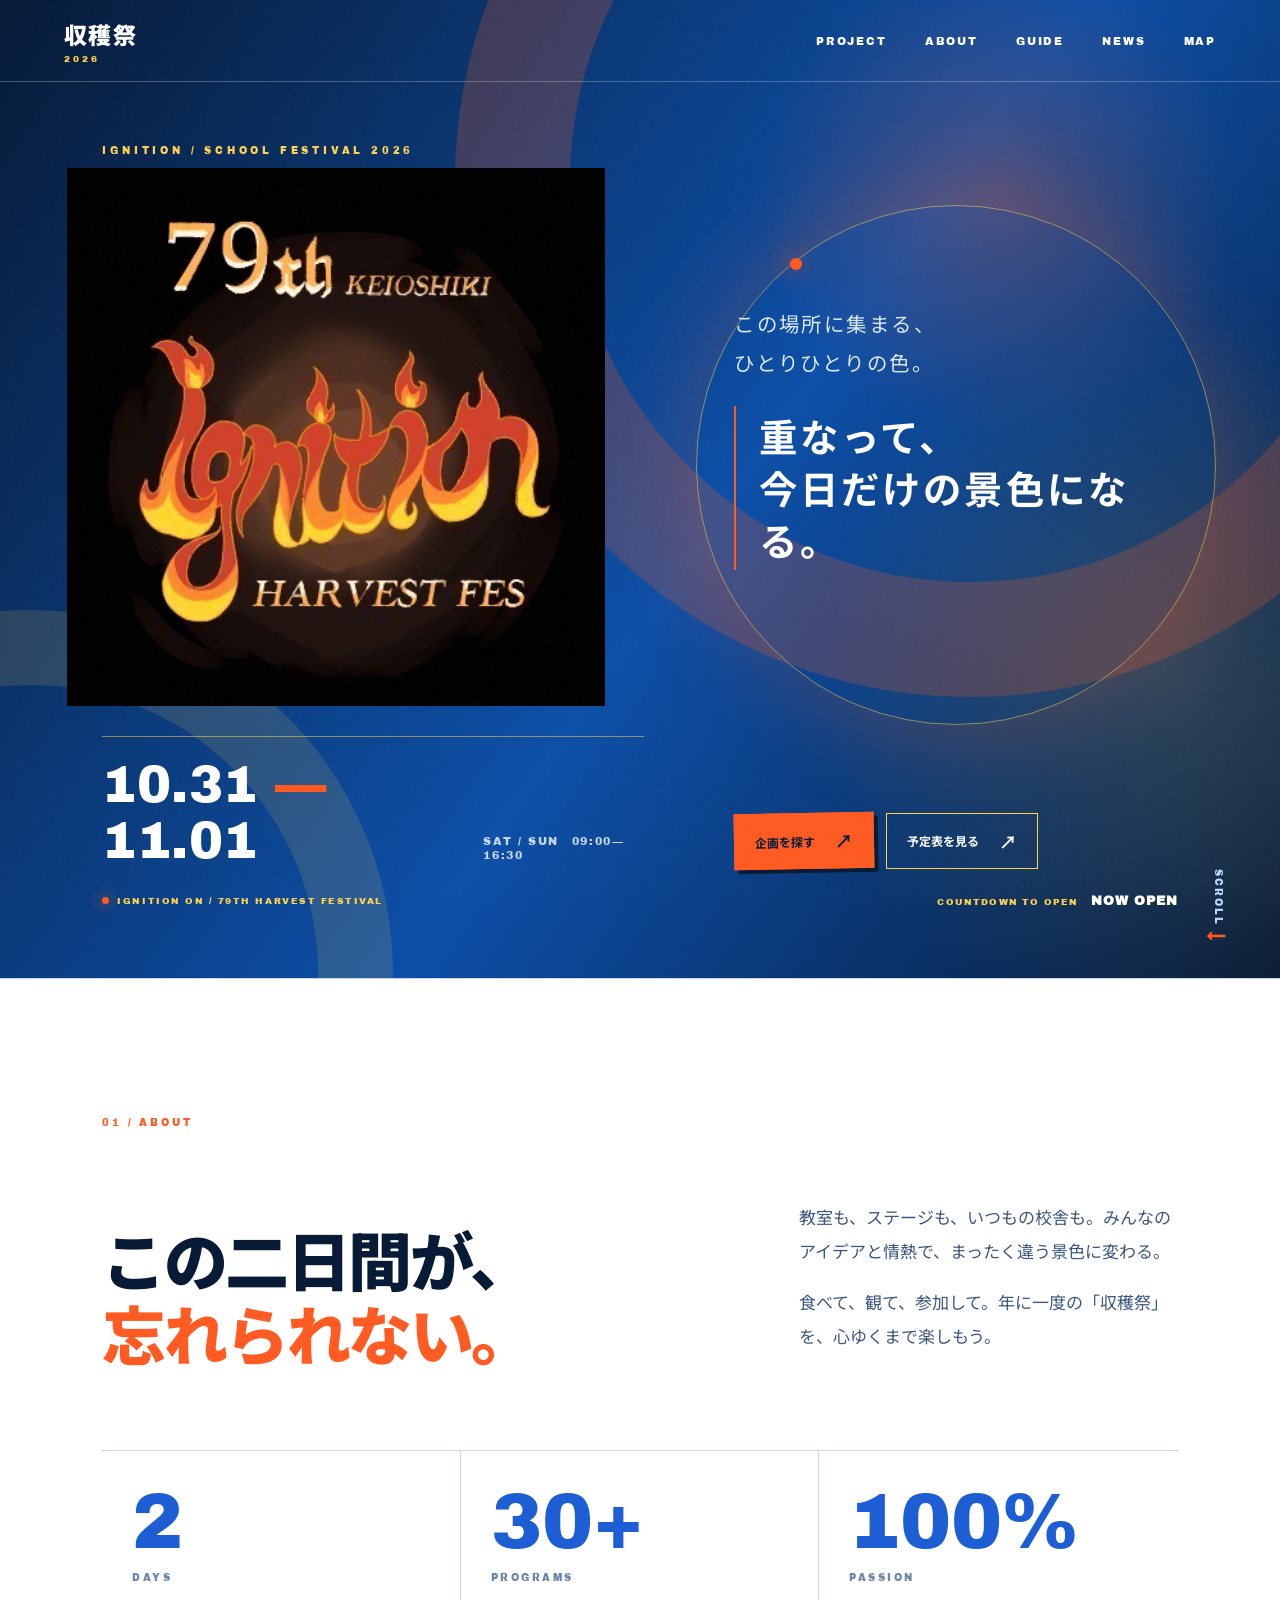
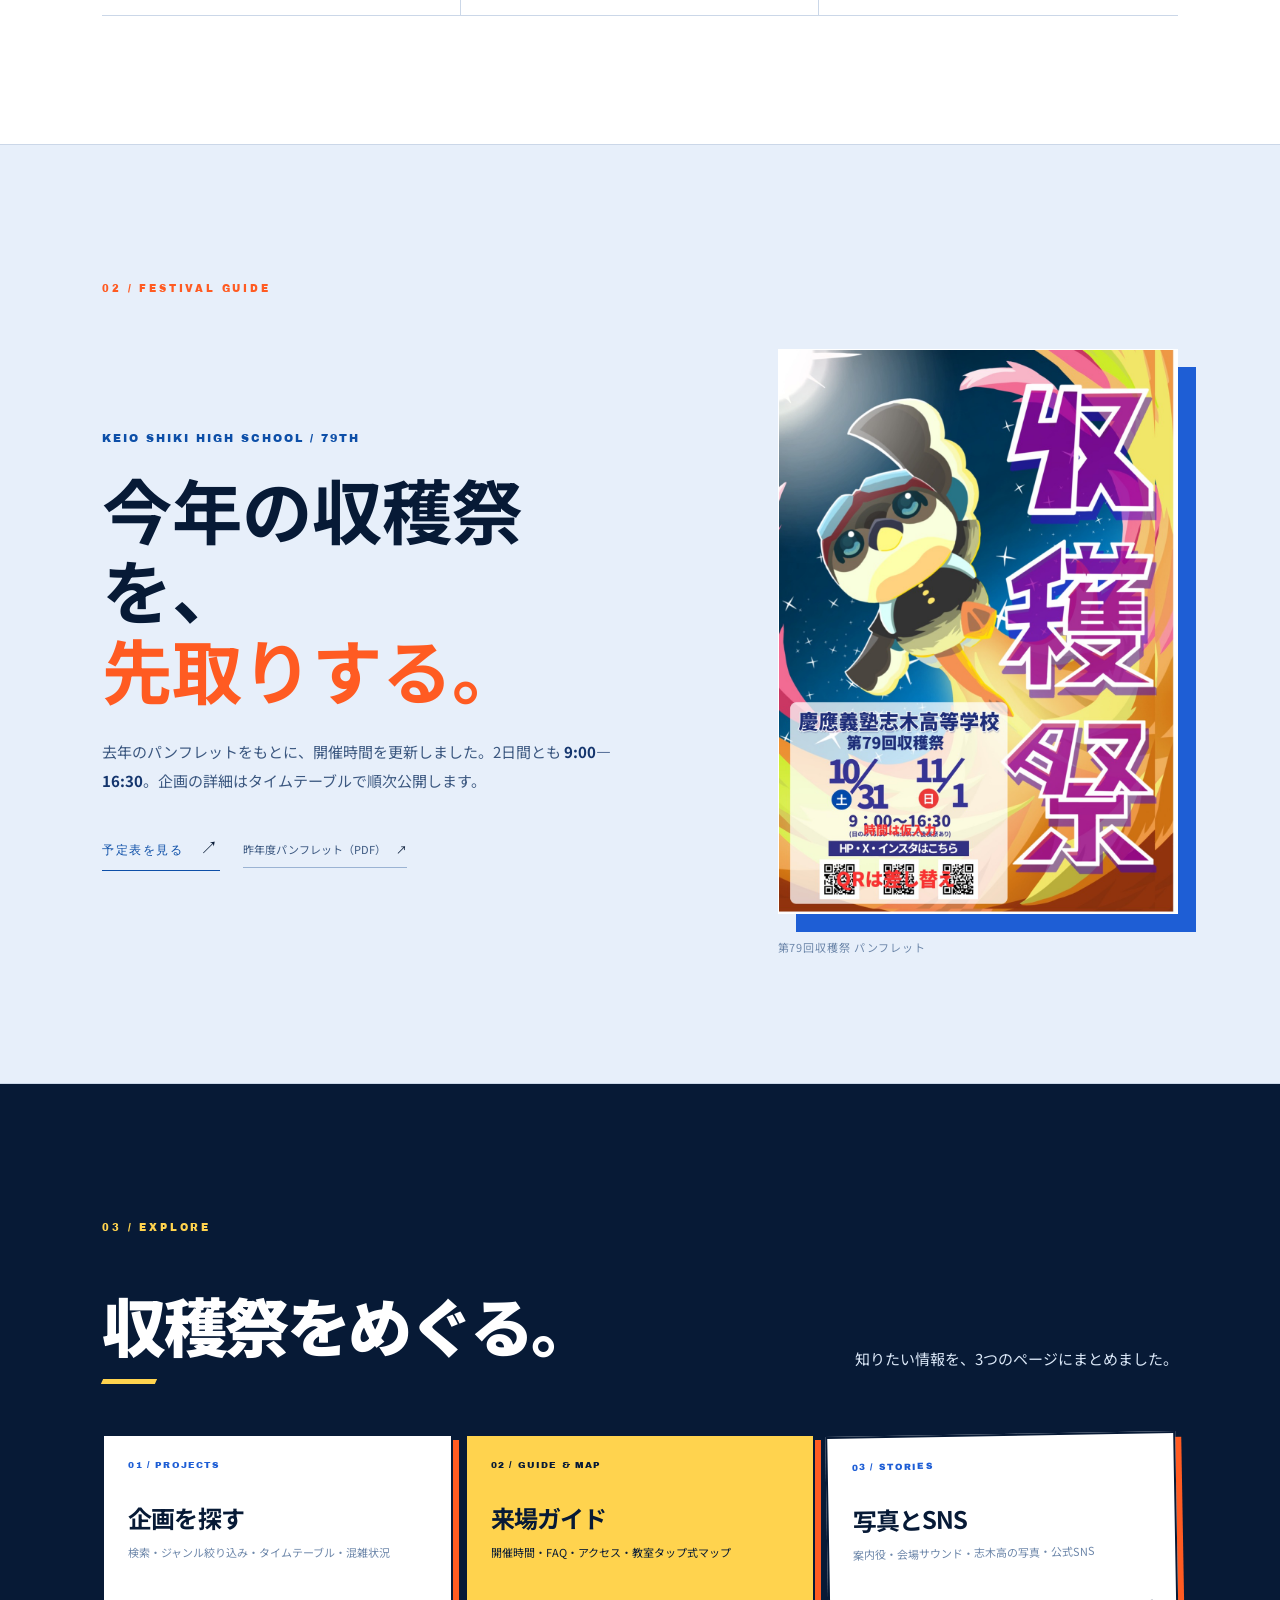
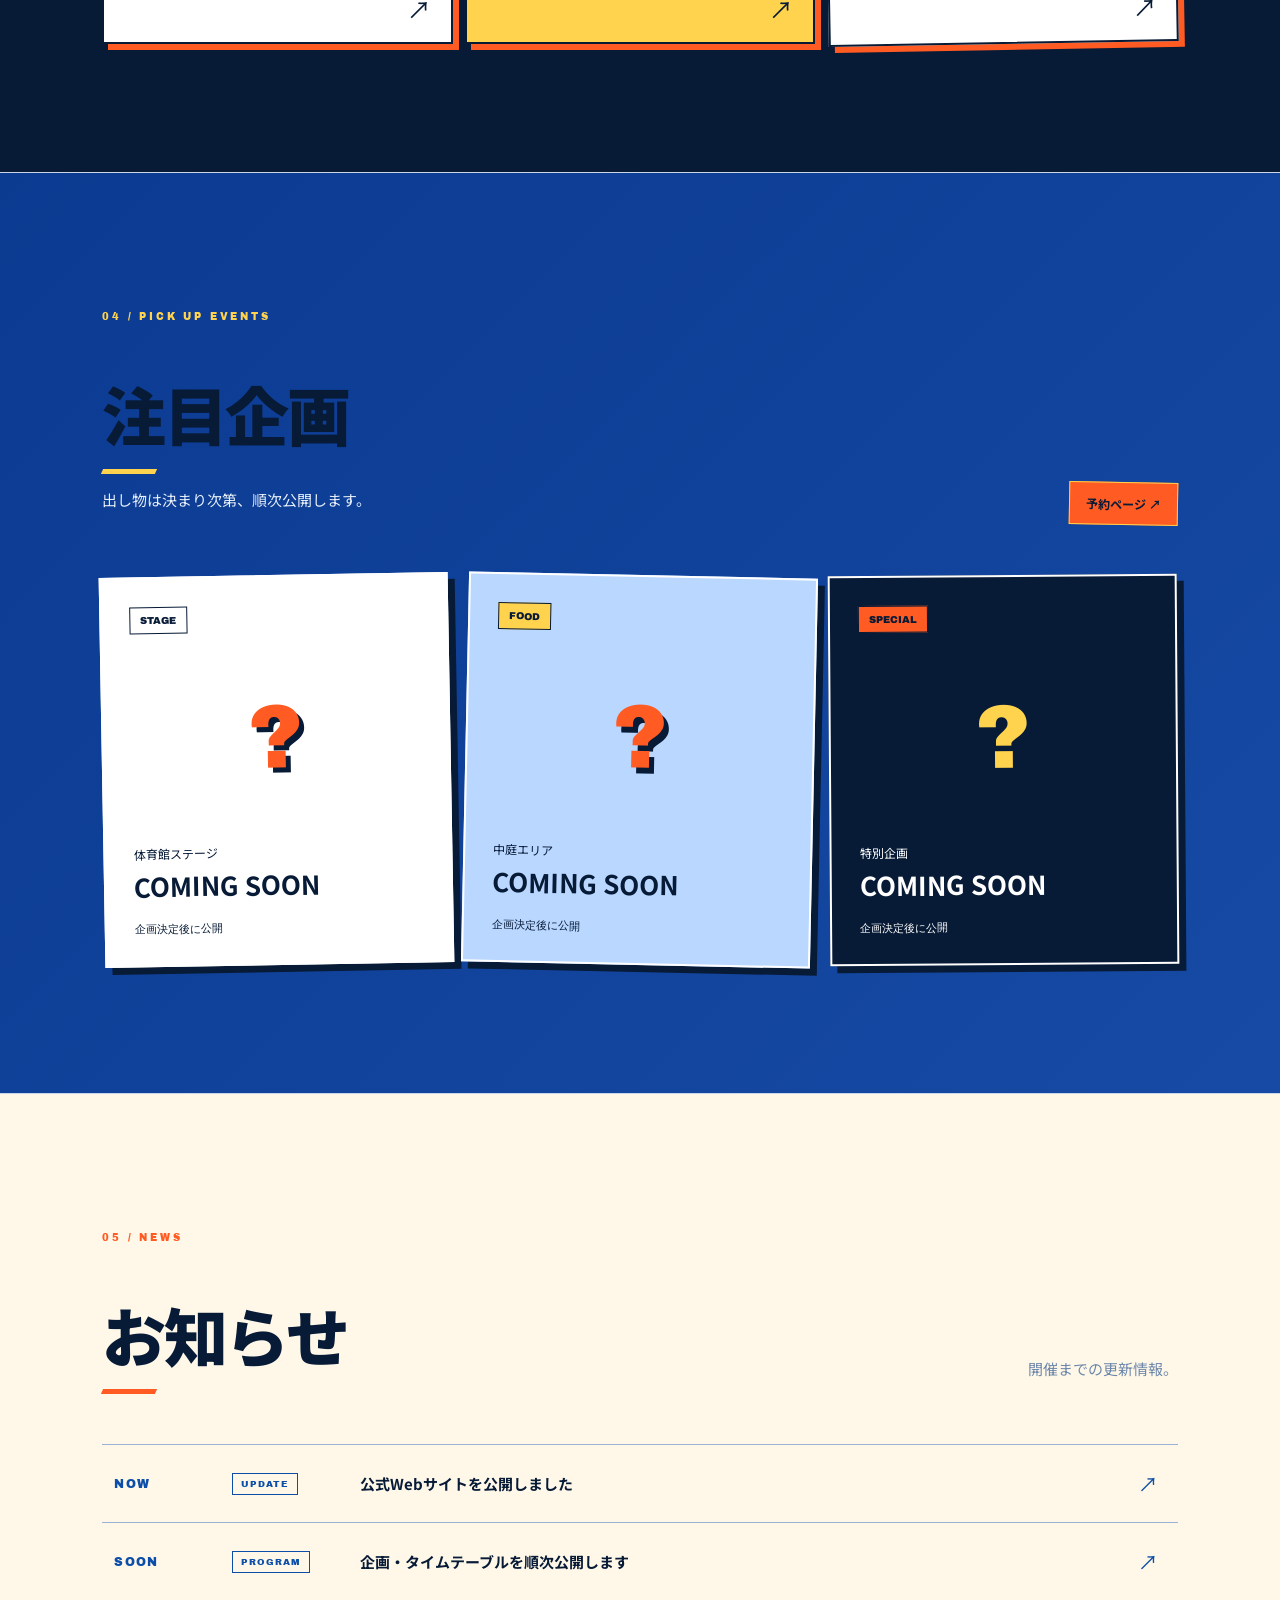
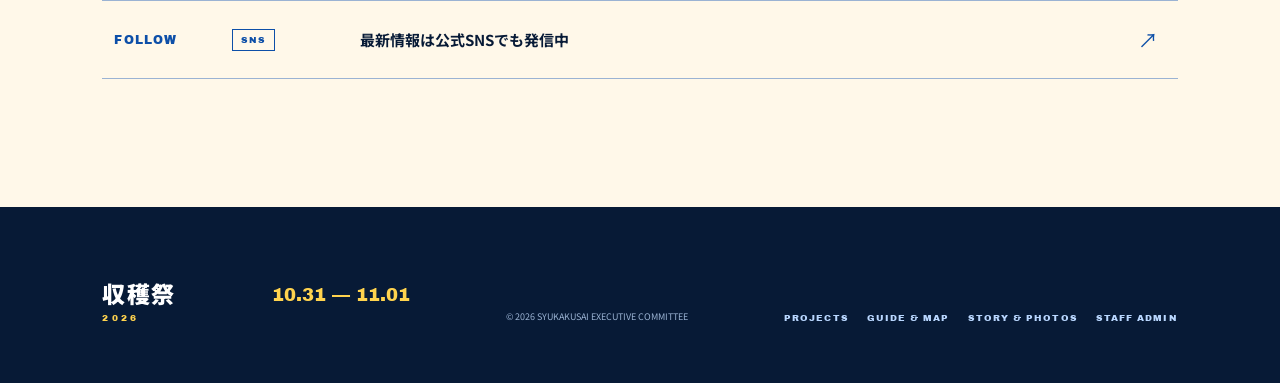
<file: index.html>
<!doctype html>
<html lang="ja">
<head>
  <meta charset="UTF-8">
  <meta name="viewport" content="width=device-width, initial-scale=1.0">
  <meta name="description" content="収穫祭 10月31日・11月1日開催。">
  <title>収穫祭 2026</title>
  <link rel="icon" type="image/jpeg" href="13391d591499bd351fd114454b225c2cb4a6a75.jpg">
  <link rel="apple-touch-icon" href="13391d591499bd351fd114454b225c2cb4a6a75.jpg">
  <link rel="preconnect" href="https://fonts.googleapis.com">
  <link rel="preconnect" href="https://fonts.gstatic.com" crossorigin>
  <link href="https://fonts.googleapis.com/css2?family=Archivo+Black&family=Noto+Sans+JP:wght@400;600;700;900&display=swap" rel="stylesheet">
  <link rel="stylesheet" href="style.css?v=20260824">
  <link rel="stylesheet" href="logo.css?v=20260824-gallery">
  <link rel="stylesheet" href="redesign.css?v=20260824-v7">
</head>
<body>
  <div class="noise" aria-hidden="true"></div>
  <header class="header">
    <a class="logo" href="#top" aria-label="収穫祭 トップ">収穫祭<span>2026</span></a>
    <button class="menu-button" aria-label="メニューを開く" aria-expanded="false"><span></span><span></span></button>
    <nav class="nav" aria-label="メインメニュー">
      <a href="programs.html#projects">PROJECT</a><a href="#about">ABOUT</a><a href="venue.html#visitor-guide">GUIDE</a><a href="#news">NEWS</a><a href="venue.html#campus-map">MAP</a>
    </nav>
  </header>

  <main id="top">
    <section class="hero">
      <div class="hero-orbit" aria-hidden="true"></div>
      <p class="hero-kicker">IGNITION / SCHOOL FESTIVAL 2026</p>
      <div class="hero-brand"><img src="13391d591499bd351fd114454b225c2cb4a6a75.jpg" alt="79th KEIO SHIKI 収穫祭 HARVEST FES"></div>
      <h1 class="sr-only">収穫祭 2026</h1>
      <div class="hero-copy"><p>この場所に集まる、<br>ひとりひとりの色。</p><strong>重なって、<br>今日だけの景色になる。</strong></div>
      <div class="date-card">
        <strong>10.31 <i>—</i> 11.01</strong>
        <span>SAT / SUN　09:00—16:30</span>
      </div>
      <div class="hero-actions"><a class="hero-button hero-button--primary" href="programs.html#projects">企画を探す <span>↗</span></a><a class="hero-button" href="programs.html#schedule">予定表を見る <span>↗</span></a></div>
      <span class="hero-status"><i></i> IGNITION ON / 79TH HARVEST FESTIVAL</span>
      <div class="hero-countdown"><span>COUNTDOWN TO OPEN</span><strong id="countdown">-- DAYS --:--:--</strong></div>
      <a class="scroll" href="#about">SCROLL <span>↓</span></a>
    </section>

    <section class="section about" id="about">
      <p class="section-number">01 / ABOUT</p>
      <div class="about-grid">
        <h2>この二日間が、<br><em>忘れられない。</em></h2>
        <div>
          <p>教室も、ステージも、いつもの校舎も。みんなのアイデアと情熱で、まったく違う景色に変わる。</p>
          <p>食べて、観て、参加して。年に一度の「収穫祭」を、心ゆくまで楽しもう。</p>
        </div>
      </div>
      <div class="stats">
        <div><strong>2</strong><span>DAYS</span></div>
        <div><strong>30+</strong><span>PROGRAMS</span></div>
        <div><strong>100%</strong><span>PASSION</span></div>
      </div>
    </section>

    <section class="section festival-guide" id="guide">
      <p class="section-number">02 / FESTIVAL GUIDE</p>
      <div class="guide-grid">
        <div class="guide-copy">
          <p class="eyebrow">KEIO SHIKI HIGH SCHOOL / 79TH</p>
          <h2>今年の収穫祭を、<br><em>先取りする。</em></h2>
          <p>去年のパンフレットをもとに、開催時間を更新しました。2日間とも<strong> 9:00—16:30</strong>。企画の詳細はタイムテーブルで順次公開します。</p>
          <a class="text-link" href="programs.html#schedule">予定表を見る <span>↗</span></a>
          <a class="archive-link" href="2025年度収穫祭パンフレット (2).pdf" target="_blank" rel="noopener">昨年度パンフレット（PDF） <span>↗</span></a>
        </div>
        <figure class="brochure"><img src="0ff44c87a5c7293e2c27ab65f628452309627ec.jpg" alt="第79回収穫祭 パンフレット" loading="lazy"><figcaption>第79回収穫祭 パンフレット</figcaption></figure>
      </div>
    </section>

    <section class="section page-hubs" id="explore">
      <p class="section-number">03 / EXPLORE</p>
      <div class="section-heading"><h2>収穫祭をめぐる。</h2><p>知りたい情報を、3つのページにまとめました。</p></div>
      <div class="hub-grid">
        <a class="hub-card" href="programs.html#projects"><span>01 / PROJECTS</span><h3>企画を探す</h3><small>検索・ジャンル絞り込み・タイムテーブル・混雑状況</small><b>↗</b></a>
        <a class="hub-card" href="venue.html#visitor-guide"><span>02 / GUIDE &amp; MAP</span><h3>来場ガイド</h3><small>開催時間・FAQ・アクセス・教室タップ式マップ</small><b>↗</b></a>
        <a class="hub-card" href="stories.html#character"><span>03 / STORIES</span><h3>写真とSNS</h3><small>案内役・会場サウンド・志木高の写真・公式SNS</small><b>↗</b></a>
      </div>
    </section>

    <section class="section events" id="events">
      <p class="section-number">04 / PICK UP EVENTS</p>
      <div class="section-heading"><div><h2>注目企画</h2><p>出し物は決まり次第、順次公開します。</p></div><a class="reserve-link" href="reservation.html">予約ページ ↗</a></div>
      <div class="event-grid">
        <article class="event-card event-card--orange"><span class="tag">STAGE</span><div class="event-icon">?</div><p>体育館ステージ</p><h3>COMING SOON</h3><small>企画決定後に公開</small></article>
        <article class="event-card event-card--green"><span class="tag">FOOD</span><div class="event-icon">?</div><p>中庭エリア</p><h3>COMING SOON</h3><small>企画決定後に公開</small></article>
        <article class="event-card event-card--purple"><span class="tag">SPECIAL</span><div class="event-icon">?</div><p>特別企画</p><h3>COMING SOON</h3><small>企画決定後に公開</small></article>
      </div>
    </section>

    <section class="section news" id="news">
      <p class="section-number">05 / NEWS</p>
      <div class="section-heading"><h2>お知らせ</h2><p>開催までの更新情報。</p></div>
      <div class="news-list">
        <a href="venue.html#visitor-guide"><time>NOW</time><span class="news-tag">UPDATE</span><strong>公式Webサイトを公開しました</strong><b>↗</b></a>
        <a href="programs.html#schedule"><time>SOON</time><span class="news-tag">PROGRAM</span><strong>企画・タイムテーブルを順次公開します</strong><b>↗</b></a>
        <a href="stories.html#sns"><time>FOLLOW</time><span class="news-tag">SNS</span><strong>最新情報は公式SNSでも発信中</strong><b>↗</b></a>
      </div>
    </section>

  </main>

  <footer class="subpage-footer"><a class="logo" href="#top">収穫祭<span>2026</span></a><p>10.31 — 11.01</p><small>© 2026 SYUKAKUSAI EXECUTIVE COMMITTEE</small><div class="footer-pages"><a href="programs.html">PROJECTS</a><a href="venue.html">GUIDE &amp; MAP</a><a href="stories.html">STORY &amp; PHOTOS</a><a class="footer-admin" href="admin.html">STAFF ADMIN</a></div></footer>
  <script src="script.js?v=20260824-multipage"></script>
</body>
</html>
</file>
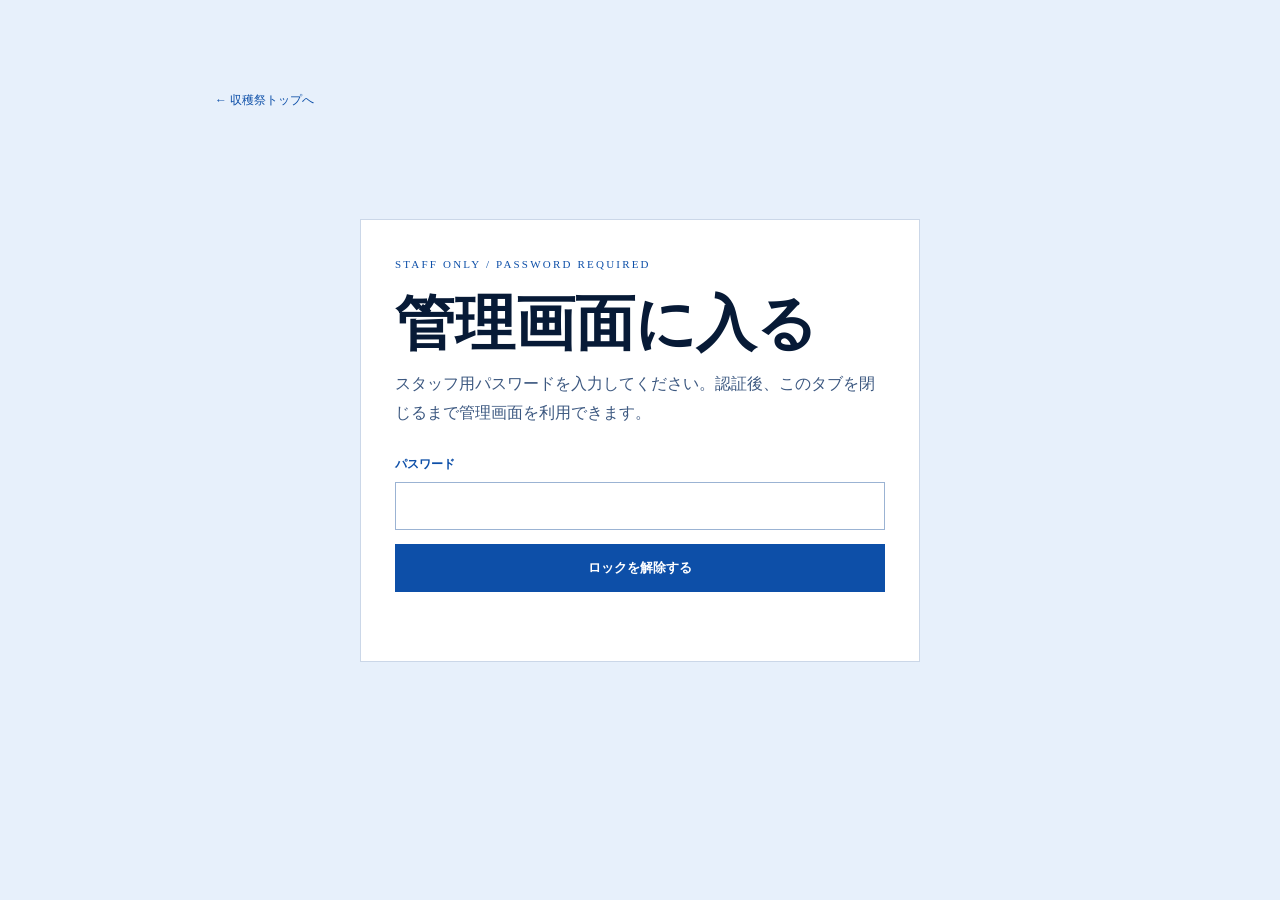
<file: admin.html>
<!doctype html>
<html lang="ja">
<head>
  <meta charset="UTF-8"><meta name="viewport" content="width=device-width, initial-scale=1.0">
  <title>混雑状況 管理画面｜収穫祭</title>
  <link rel="icon" type="image/jpeg" href="13391d591499bd351fd114454b225c2cb4a6a75.jpg">
  <link rel="stylesheet" href="style.css?v=20260824"><link rel="stylesheet" href="logo.css?v=20260824-gallery">
  <style>
    .admin-page{min-height:100vh;padding:90px 7vw;background:#e7f0fb;color:#071a36}.admin-wrap{max-width:850px;margin:auto}.admin-back{color:#0d4fa8;font-size:12px;text-decoration:none}.admin-page h1{font-size:clamp(40px,7vw,80px);line-height:1;margin:55px 0 15px}.admin-page h1 span{display:block;margin-bottom:16px;color:#0d4fa8;font:11px "Archivo Black";letter-spacing:.2em}.admin-lead{color:#3c5880;line-height:1.8}.admin-form{margin-top:50px;padding:28px;background:#fff;border:1px solid #cbd7e8}.admin-row{display:grid;grid-template-columns:1fr 220px;gap:20px;align-items:center;padding:20px 0;border-bottom:1px solid #cbd7e8}.admin-row:last-child{border-bottom:0}.admin-row strong{font-size:16px}.admin-row small{display:block;color:#6d87aa;margin-top:5px}.admin-row select{padding:12px;border:1px solid #0d4fa8;background:#fff;color:#071a36;font:13px "Noto Sans JP",sans-serif}.admin-actions{display:flex;gap:10px;margin-top:25px}.admin-actions button{padding:13px 18px;border:1px solid #0d4fa8;background:#0d4fa8;color:#fff;font-weight:700;cursor:pointer}.admin-actions button[type=reset]{background:#fff;color:#0d4fa8}.admin-message{margin-top:20px;color:#0d4fa8;font-size:13px;min-height:20px}.admin-note{margin-top:40px;padding:18px;border-left:3px solid #0d4fa8;color:#3c5880;font-size:12px;line-height:1.8}.admin-home{display:inline-block;margin-top:35px;color:#0d4fa8;font-weight:700;text-decoration:none}
    @media(max-width:700px){.admin-page{padding:70px 6vw}.admin-row{grid-template-columns:1fr}.admin-row select{width:100%}}
  </style>
  <style>
    .admin-page [hidden]{display:none!important}.admin-actions{flex-wrap:wrap}.admin-actions button{flex:1 1 150px}.admin-gate{max-width:560px;margin:110px auto 0;padding:34px;background:#fff;border:1px solid #cbd7e8}.admin-gate>span{color:#0d4fa8;font:11px "Archivo Black";letter-spacing:.2em}.admin-gate h1{margin:22px 0 14px;font-size:clamp(34px,6vw,60px)}.admin-gate p{color:#3c5880;line-height:1.8}.admin-login{margin-top:28px}.admin-login label{display:block;color:#0d4fa8;font-size:12px;font-weight:700}.admin-login input{display:block;width:100%;margin-top:9px;padding:14px;border:1px solid #9bb3d3;background:#fff;color:#071a36;font:16px "Noto Sans JP",sans-serif;letter-spacing:.08em}.admin-login input:focus{outline:2px solid #0d4fa8;outline-offset:2px}.admin-login button{width:100%;margin-top:14px;padding:14px;border:1px solid #0d4fa8;background:#0d4fa8;color:#fff;font-weight:700;cursor:pointer}.admin-login button:hover{background:#071a36}.admin-auth-message{min-height:22px;margin:13px 0 0!important;color:#c33!important;font-size:12px!important}.admin-lock{margin-top:18px;padding:9px 12px;border:1px solid #9bb3d3;background:transparent;color:#0d4fa8;font-size:11px;cursor:pointer}.admin-lock:hover{background:#0d4fa8;color:#fff}
    @media(max-width:700px){.admin-gate{margin-top:80px;padding:24px}}
  </style>
</head>
<body><main class="admin-page"><div class="admin-wrap">
  <a class="admin-back" href="index.html">← 収穫祭トップへ</a>
  <section class="admin-gate" id="admin-gate" aria-labelledby="admin-gate-title">
    <span>STAFF ONLY / PASSWORD REQUIRED</span>
    <h1 id="admin-gate-title">管理画面に入る</h1>
    <p>スタッフ用パスワードを入力してください。認証後、このタブを閉じるまで管理画面を利用できます。</p>
    <form class="admin-login" id="admin-login">
      <label for="admin-password">パスワード</label>
      <input id="admin-password" name="password" type="password" autocomplete="current-password" required>
      <button type="submit">ロックを解除する</button>
      <p class="admin-auth-message" id="admin-auth-message" role="alert"></p>
    </form>
  </section>
  <div id="admin-content" hidden>
    <h1><span>STAFF TOOL / CROWD STATUS</span>混雑状況<br>管理画面</h1>
    <p class="admin-lead">会場スタッフ向けの更新画面です。エリアごとの状況を選んで保存すると、同じブラウザの公開サイトに反映されます。</p>
    <form class="admin-form" id="crowd-form">
      <label class="admin-row"><span><strong>正門・受付</strong><small>Entrance / Reception</small></span><select name="gate"><option value="COMING SOON">COMING SOON</option><option value="空いています">空いています</option><option value="やや混雑">やや混雑</option><option value="混雑">混雑</option><option value="受付停止">受付停止</option></select></label>
      <label class="admin-row"><span><strong>体育館</strong><small>Gym / Stage</small></span><select name="gym"><option value="COMING SOON">COMING SOON</option><option value="空いています">空いています</option><option value="やや混雑">やや混雑</option><option value="混雑">混雑</option><option value="入場制限">入場制限</option></select></label>
      <label class="admin-row"><span><strong>中庭・模擬店</strong><small>Yard / Food Market</small></span><select name="yard"><option value="COMING SOON">COMING SOON</option><option value="空いています">空いています</option><option value="やや混雑">やや混雑</option><option value="混雑">混雑</option><option value="販売終了">販売終了</option></select></label>
      <div class="admin-actions"><button type="submit">状況を保存する</button><button type="reset">リセット</button><button id="share-crowd" type="button">共有リンクをコピー</button></div><p class="admin-message" id="admin-message" role="status"></p>
    </form>
    <button class="admin-lock" id="admin-lock" type="button">この画面をロックする</button>
    <p class="admin-note"><strong>共有について：</strong>「共有リンクをコピー」で、保存した状況をURLのスナップショットとして来場者へ送れます。現在はブラウザ内保存（localStorage）のため、全端末へ自動反映するリアルタイム運用には、後からFirebase等のデータベース接続が必要です。</p>
    <a class="admin-home" href="programs.html#crowd">公開サイトの混雑状況を見る ↗</a>
  </div>
</div></main><script src="admin.js?v=20260824-auth"></script></body></html>
</file>
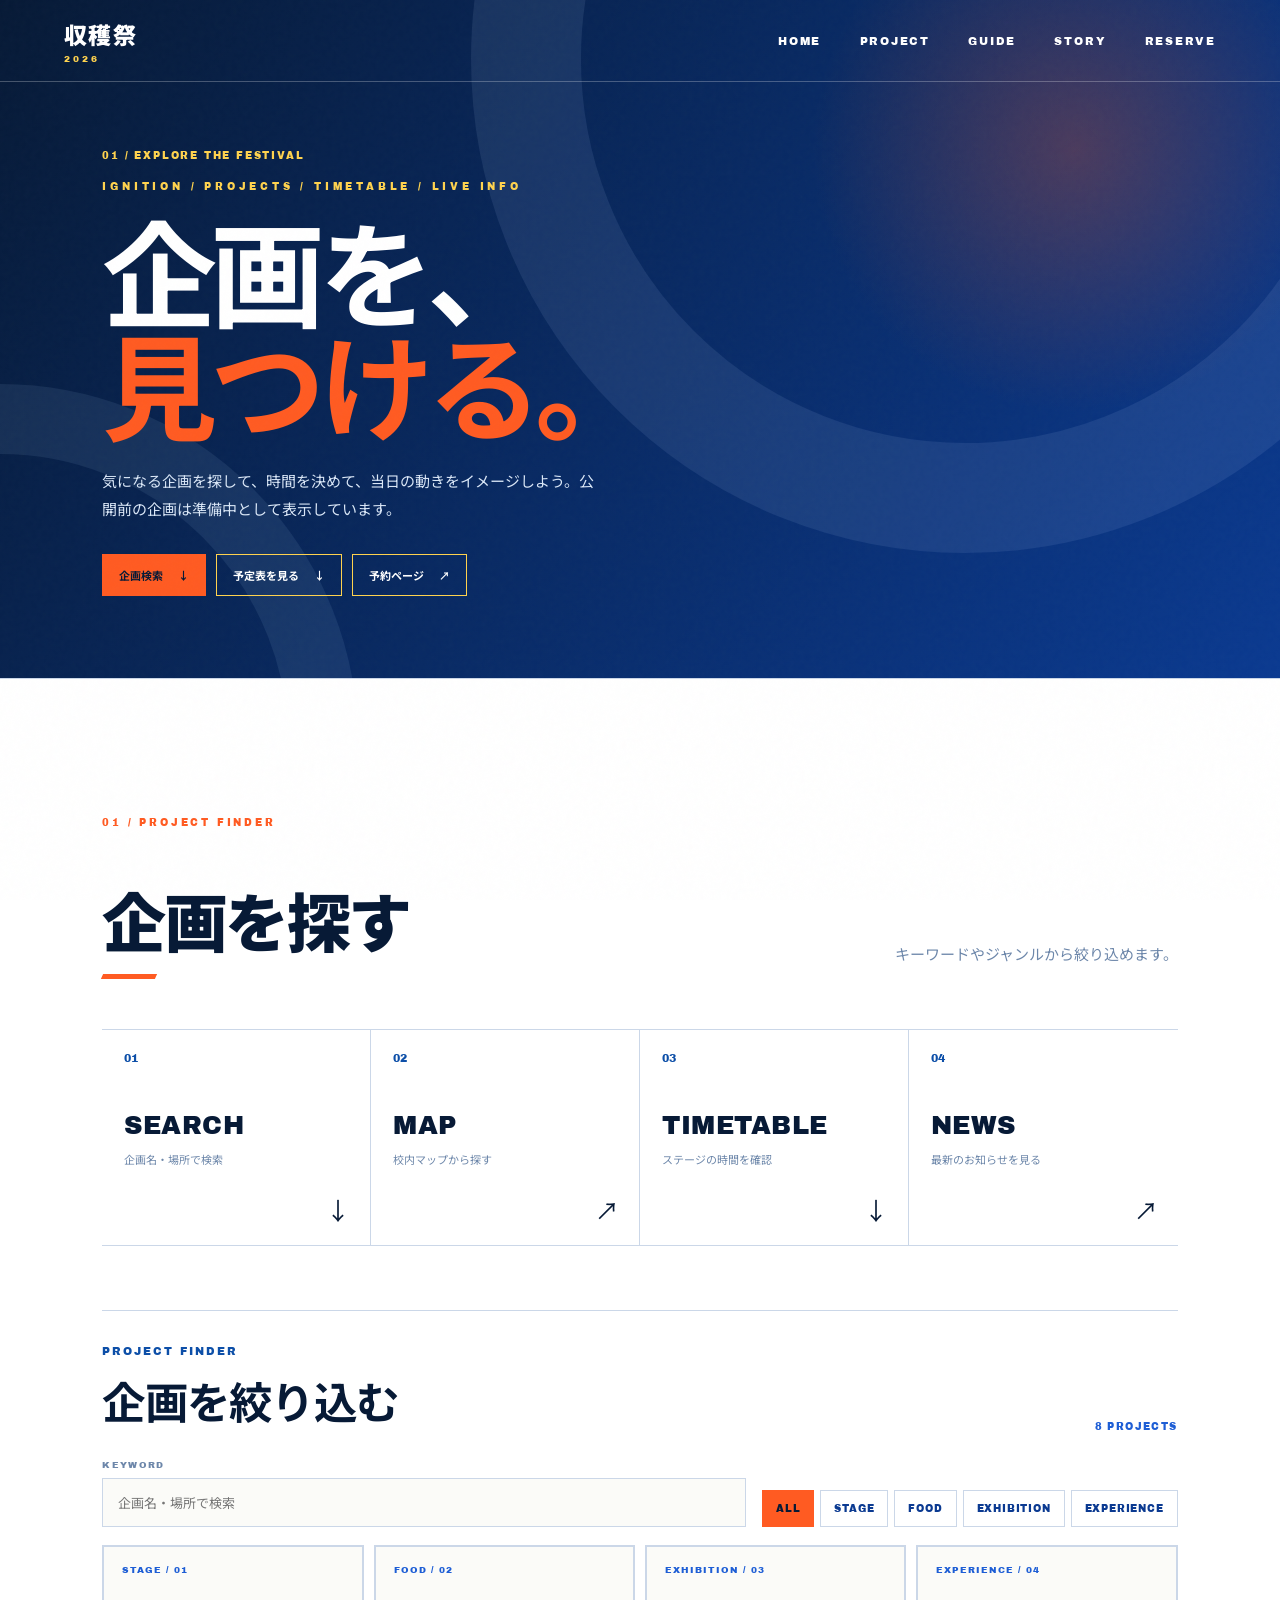
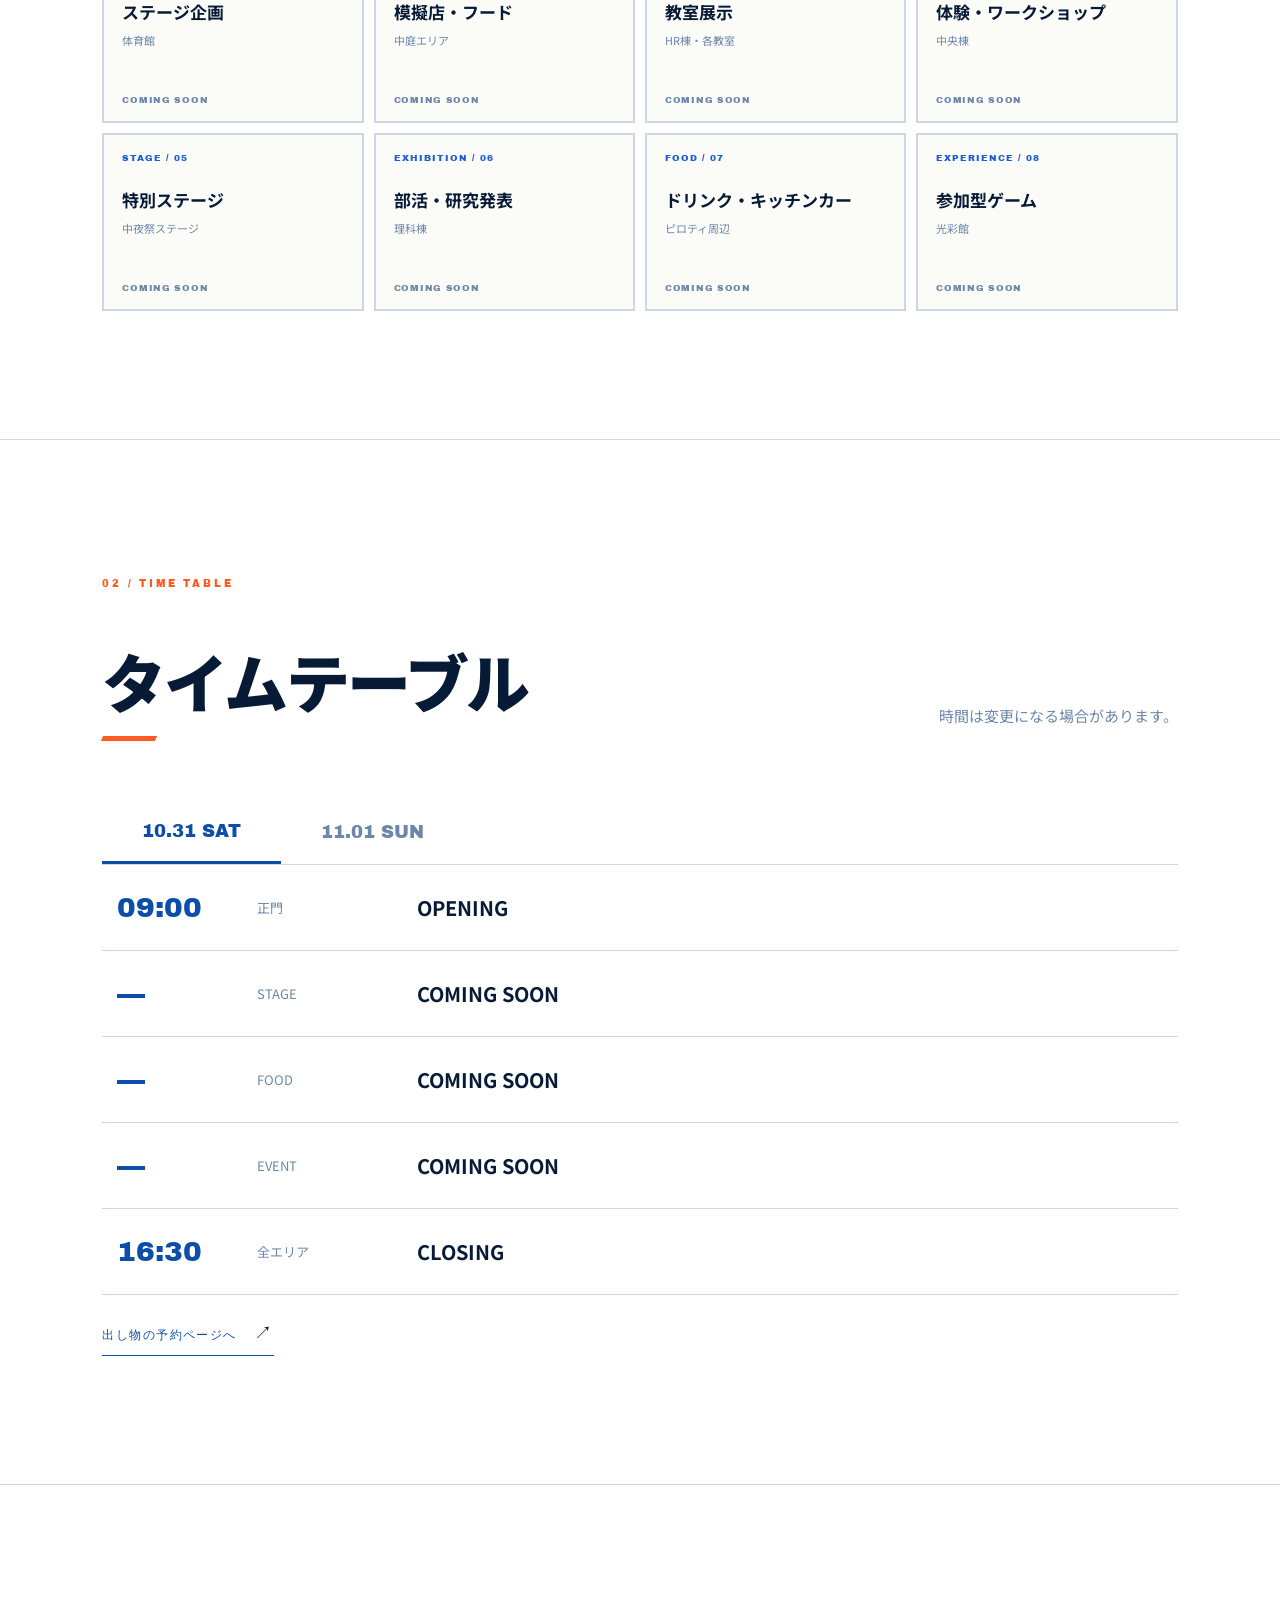
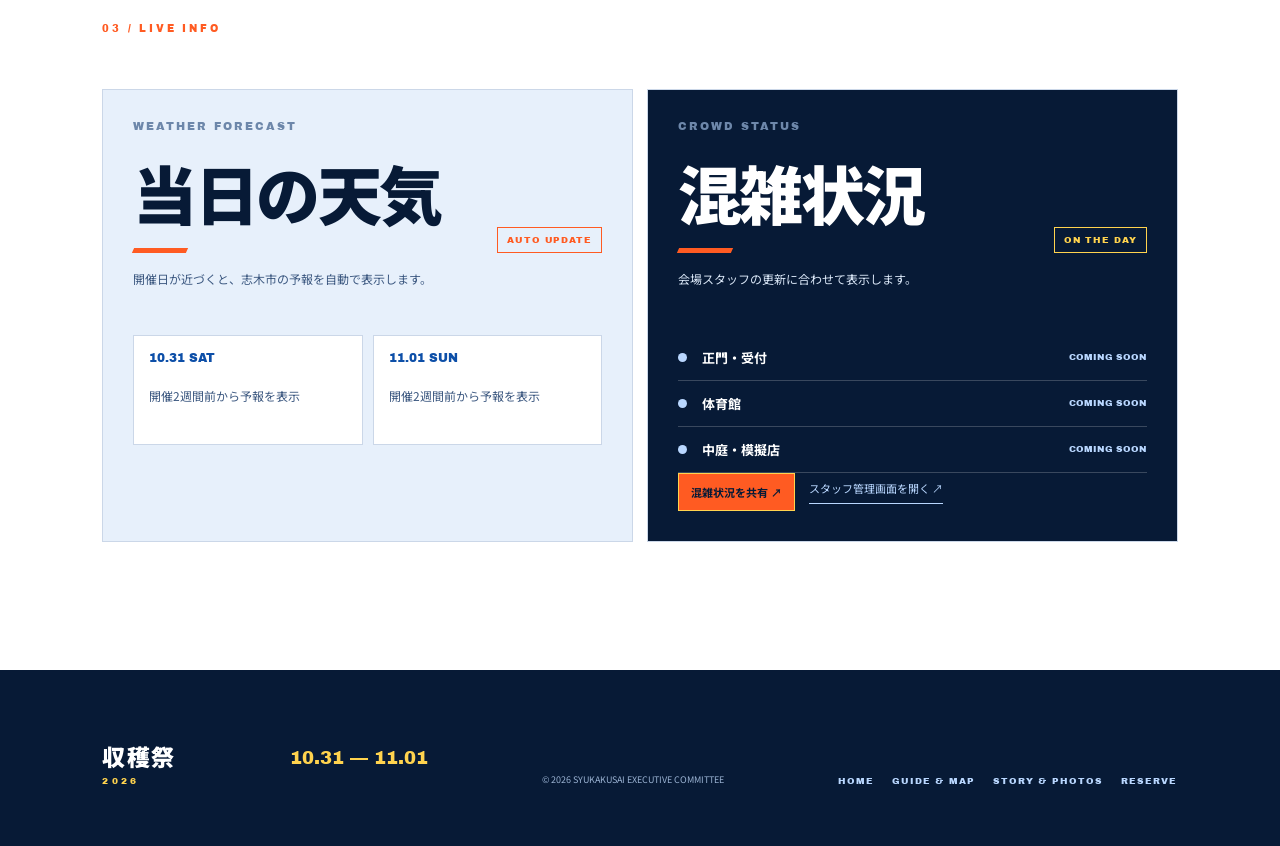
<file: programs.html>
<!doctype html>
<html lang="ja">
<head>
  <meta charset="UTF-8">
  <meta name="viewport" content="width=device-width, initial-scale=1.0">
  <meta name="description" content="収穫祭の企画検索・タイムテーブル・当日ライブ情報。">
  <title>企画を探す｜収穫祭 2026</title>
  <link rel="icon" type="image/jpeg" href="13391d591499bd351fd114454b225c2cb4a6a75.jpg">
  <link rel="preconnect" href="https://fonts.googleapis.com">
  <link rel="preconnect" href="https://fonts.gstatic.com" crossorigin>
  <link href="https://fonts.googleapis.com/css2?family=Archivo+Black&family=Noto+Sans+JP:wght@400;600;700;900&display=swap" rel="stylesheet">
  <link rel="stylesheet" href="style.css?v=20260824">
  <link rel="stylesheet" href="logo.css?v=20260824-gallery">
  <link rel="stylesheet" href="redesign.css?v=20260824-v7">
</head>
<body>
  <div class="noise" aria-hidden="true"></div>
  <header class="header">
    <a class="logo" href="index.html#top" aria-label="収穫祭 トップ">収穫祭<span>2026</span></a>
    <button class="menu-button" aria-label="メニューを開く" aria-expanded="false"><span></span><span></span></button>
    <nav class="nav" aria-label="メインメニュー">
      <a href="index.html">HOME</a><a href="programs.html#projects">PROJECT</a><a href="venue.html#visitor-guide">GUIDE</a><a href="stories.html#character">STORY</a><a href="reservation.html">RESERVE</a>
    </nav>
  </header>

  <main class="subpage" id="top">
    <section class="subpage-hero">
      <span class="subpage-label">01 / EXPLORE THE FESTIVAL</span>
      <p class="hero-kicker">IGNITION / PROJECTS / TIMETABLE / LIVE INFO</p>
      <h1>企画を、<br><em>見つける。</em></h1>
      <p>気になる企画を探して、時間を決めて、当日の動きをイメージしよう。公開前の企画は準備中として表示しています。</p>
      <div class="subpage-actions"><a href="#projects">企画検索 <span>↓</span></a><a href="#schedule">予定表を見る <span>↓</span></a><a href="reservation.html">予約ページ <span>↗</span></a></div>
    </section>

    <section class="section projects" id="projects">
      <p class="section-number">01 / PROJECT FINDER</p>
      <div class="section-heading"><h2>企画を探す</h2><p>キーワードやジャンルから絞り込めます。</p></div>
      <div class="project-links">
        <a class="project-link" href="#project-results"><span>01</span><strong>SEARCH</strong><small>企画名・場所で検索</small><b>↓</b></a>
        <a class="project-link" href="venue.html#campus-map"><span>02</span><strong>MAP</strong><small>校内マップから探す</small><b>↗</b></a>
        <a class="project-link" href="#schedule"><span>03</span><strong>TIMETABLE</strong><small>ステージの時間を確認</small><b>↓</b></a>
        <a class="project-link" href="index.html#news"><span>04</span><strong>NEWS</strong><small>最新のお知らせを見る</small><b>↗</b></a>
      </div>
      <div class="project-browser" aria-labelledby="project-browser-title">
        <div class="browser-head"><div><p class="eyebrow">PROJECT FINDER</p><h3 id="project-browser-title">企画を絞り込む</h3></div><p id="project-count" class="browser-count">8 PROJECTS</p></div>
        <div class="browser-tools"><label class="project-search"><span>KEYWORD</span><input id="project-search" type="search" placeholder="企画名・場所で検索" autocomplete="off"></label><div class="project-filters" role="group" aria-label="企画ジャンル"><button class="project-filter active" data-filter="all" type="button">ALL</button><button class="project-filter" data-filter="stage" type="button">STAGE</button><button class="project-filter" data-filter="food" type="button">FOOD</button><button class="project-filter" data-filter="exhibition" type="button">EXHIBITION</button><button class="project-filter" data-filter="experience" type="button">EXPERIENCE</button></div></div>
        <div class="project-results" id="project-results">
          <article class="project-result" data-category="stage" data-search="ステージ 体育館"><span>STAGE / 01</span><h4>ステージ企画</h4><p>体育館</p><b>COMING SOON</b></article>
          <article class="project-result" data-category="food" data-search="模擬店 中庭 フード"><span>FOOD / 02</span><h4>模擬店・フード</h4><p>中庭エリア</p><b>COMING SOON</b></article>
          <article class="project-result" data-category="exhibition" data-search="展示 HR棟 教室"><span>EXHIBITION / 03</span><h4>教室展示</h4><p>HR棟・各教室</p><b>COMING SOON</b></article>
          <article class="project-result" data-category="experience" data-search="体験 ワークショップ 中央棟"><span>EXPERIENCE / 04</span><h4>体験・ワークショップ</h4><p>中央棟</p><b>COMING SOON</b></article>
          <article class="project-result" data-category="stage" data-search="後夜祭 特別 ステージ"><span>STAGE / 05</span><h4>特別ステージ</h4><p>中夜祭ステージ</p><b>COMING SOON</b></article>
          <article class="project-result" data-category="exhibition" data-search="部活 研究 展示 理科棟"><span>EXHIBITION / 06</span><h4>部活・研究発表</h4><p>理科棟</p><b>COMING SOON</b></article>
          <article class="project-result" data-category="food" data-search="ドリンク キッチンカー 飲食"><span>FOOD / 07</span><h4>ドリンク・キッチンカー</h4><p>ピロティ周辺</p><b>COMING SOON</b></article>
          <article class="project-result" data-category="experience" data-search="ゲーム 参加 光彩館"><span>EXPERIENCE / 08</span><h4>参加型ゲーム</h4><p>光彩館</p><b>COMING SOON</b></article>
        </div><p class="project-empty" id="project-empty" hidden>条件に一致する企画はありません。</p>
      </div>
    </section>

    <section class="section schedule" id="schedule">
      <p class="section-number">02 / TIME TABLE</p>
      <div class="section-heading"><h2>タイムテーブル</h2><p>時間は変更になる場合があります。</p></div>
      <div class="tabs" role="tablist"><button class="tab active" data-day="day1">10.31 SAT</button><button class="tab" data-day="day2">11.01 SUN</button></div>
      <div class="timeline active" id="day1">
        <div><time>09:00</time><span>正門</span><strong>OPENING</strong></div>
        <div><time>—</time><span>STAGE</span><strong>COMING SOON</strong></div>
        <div><time>—</time><span>FOOD</span><strong>COMING SOON</strong></div>
        <div><time>—</time><span>EVENT</span><strong>COMING SOON</strong></div>
        <div><time>16:30</time><span>全エリア</span><strong>CLOSING</strong></div>
      </div>
      <div class="timeline" id="day2">
        <div><time>09:00</time><span>全エリア</span><strong>DAY 2 START</strong></div>
        <div><time>—</time><span>STAGE</span><strong>COMING SOON</strong></div>
        <div><time>—</time><span>FOOD</span><strong>COMING SOON</strong></div>
        <div><time>—</time><span>EVENT</span><strong>COMING SOON</strong></div>
        <div><time>16:30</time><span>正門</span><strong>CLOSING</strong></div>
      </div>
      <a class="text-link" href="reservation.html">出し物の予約ページへ <span>↗</span></a>
    </section>

    <section class="section live-info" id="weather">
      <p class="section-number">03 / LIVE INFO</p>
      <div class="live-grid">
        <div class="weather-panel"><div class="section-heading"><div><p class="eyebrow">WEATHER FORECAST</p><h2>当日の天気</h2></div><span class="live-badge">AUTO UPDATE</span></div><p class="live-note">開催日が近づくと、志木市の予報を自動で表示します。</p><div class="weather-days"><div class="weather-day" id="weather-day1"><strong>10.31 SAT</strong><span>予報を読み込み中…</span></div><div class="weather-day" id="weather-day2"><strong>11.01 SUN</strong><span>予報を読み込み中…</span></div></div></div>
        <div class="crowd-panel" id="crowd"><div class="section-heading"><div><p class="eyebrow">CROWD STATUS</p><h2>混雑状況</h2></div><span class="live-badge">ON THE DAY</span></div><p class="live-note"><span id="crowd-source">会場スタッフの更新に合わせて表示します。</span></p><div class="crowd-list"><div data-crowd-key="gate"><span class="crowd-dot"></span><strong>正門・受付</strong><b>COMING SOON</b></div><div data-crowd-key="gym"><span class="crowd-dot"></span><strong>体育館</strong><b>COMING SOON</b></div><div data-crowd-key="yard"><span class="crowd-dot"></span><strong>中庭・模擬店</strong><b>COMING SOON</b></div></div><div class="crowd-actions"><button class="crowd-share" id="share-crowd-public" type="button">混雑状況を共有 ↗</button><a class="admin-link" href="admin.html">スタッフ管理画面を開く ↗</a></div></div>
      </div>
    </section>
  </main>

  <footer class="subpage-footer"><a class="logo" href="index.html#top">収穫祭<span>2026</span></a><p>10.31 — 11.01</p><small>© 2026 SYUKAKUSAI EXECUTIVE COMMITTEE</small><div class="footer-pages"><a href="index.html">HOME</a><a href="venue.html">GUIDE &amp; MAP</a><a href="stories.html">STORY &amp; PHOTOS</a><a href="reservation.html">RESERVE</a></div></footer>
  <script src="script.js?v=20260824-gallery-v2"></script>
</body>
</html>
</file>
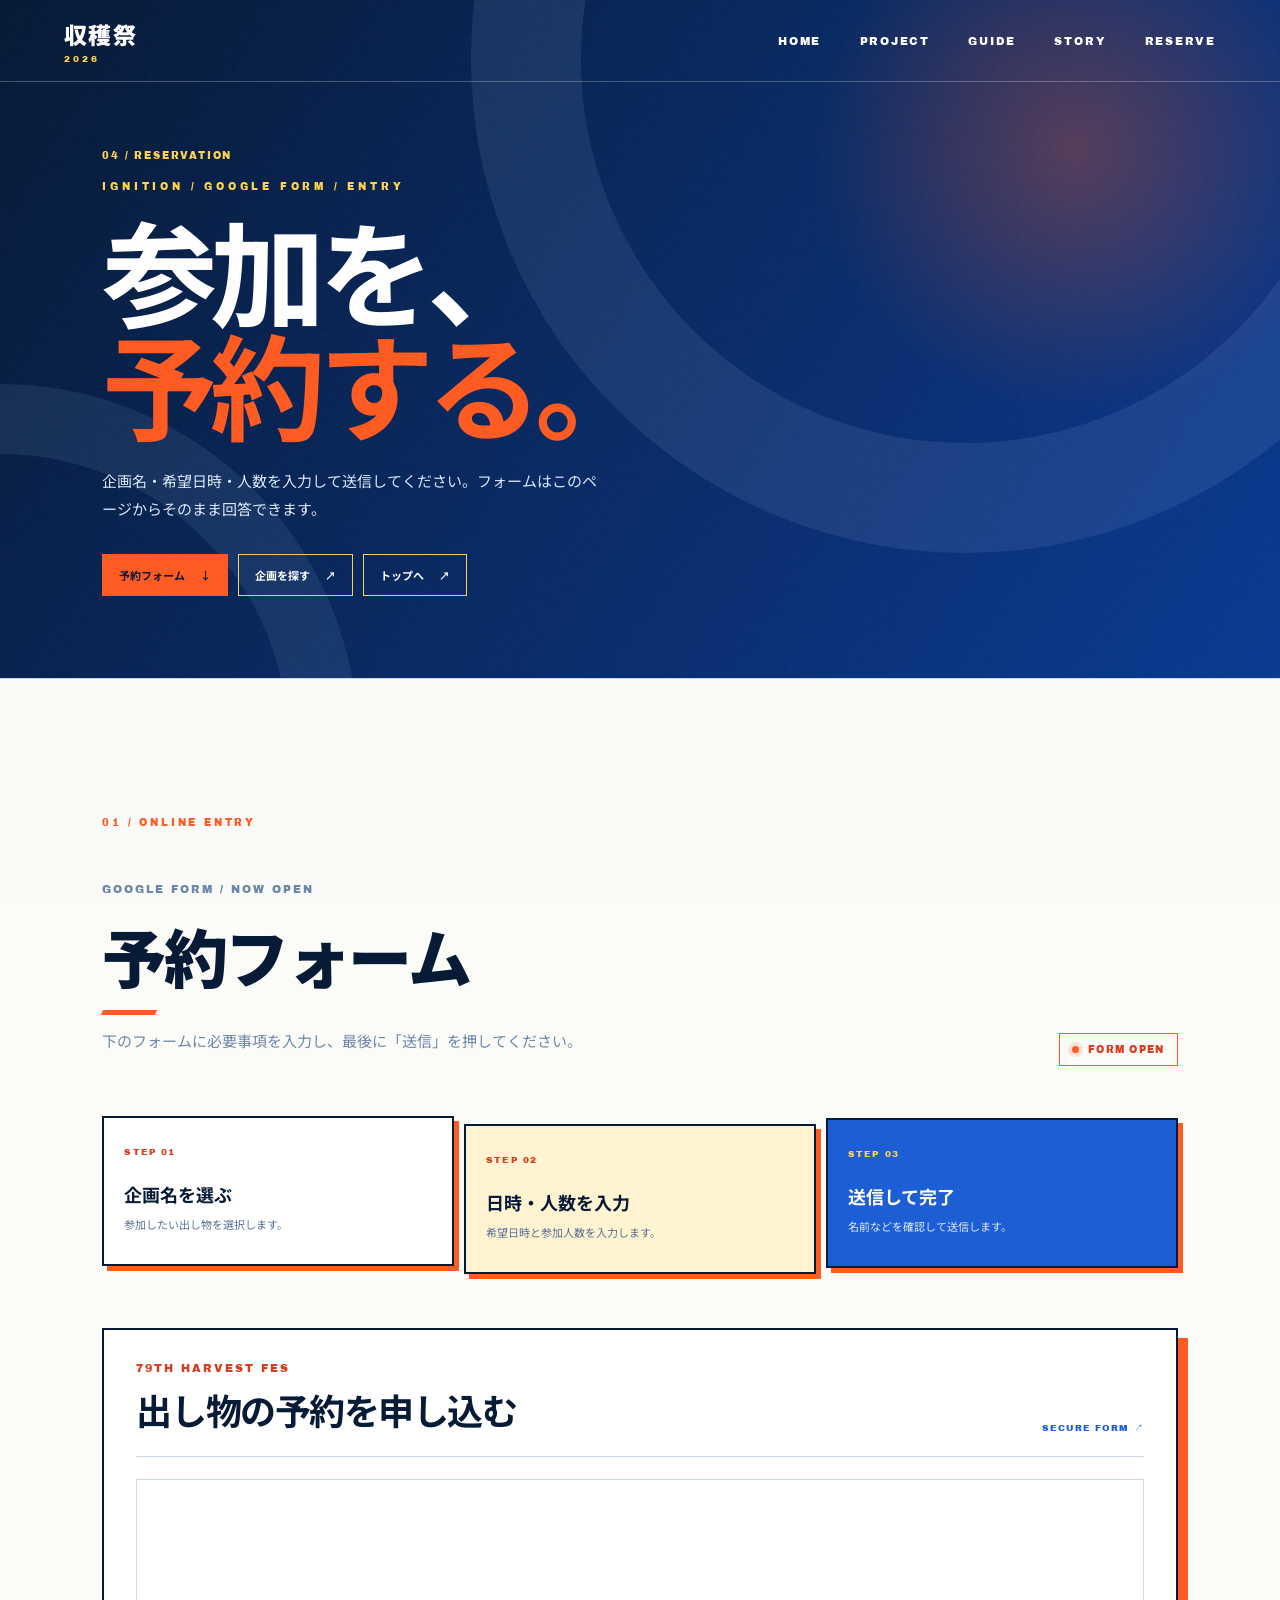
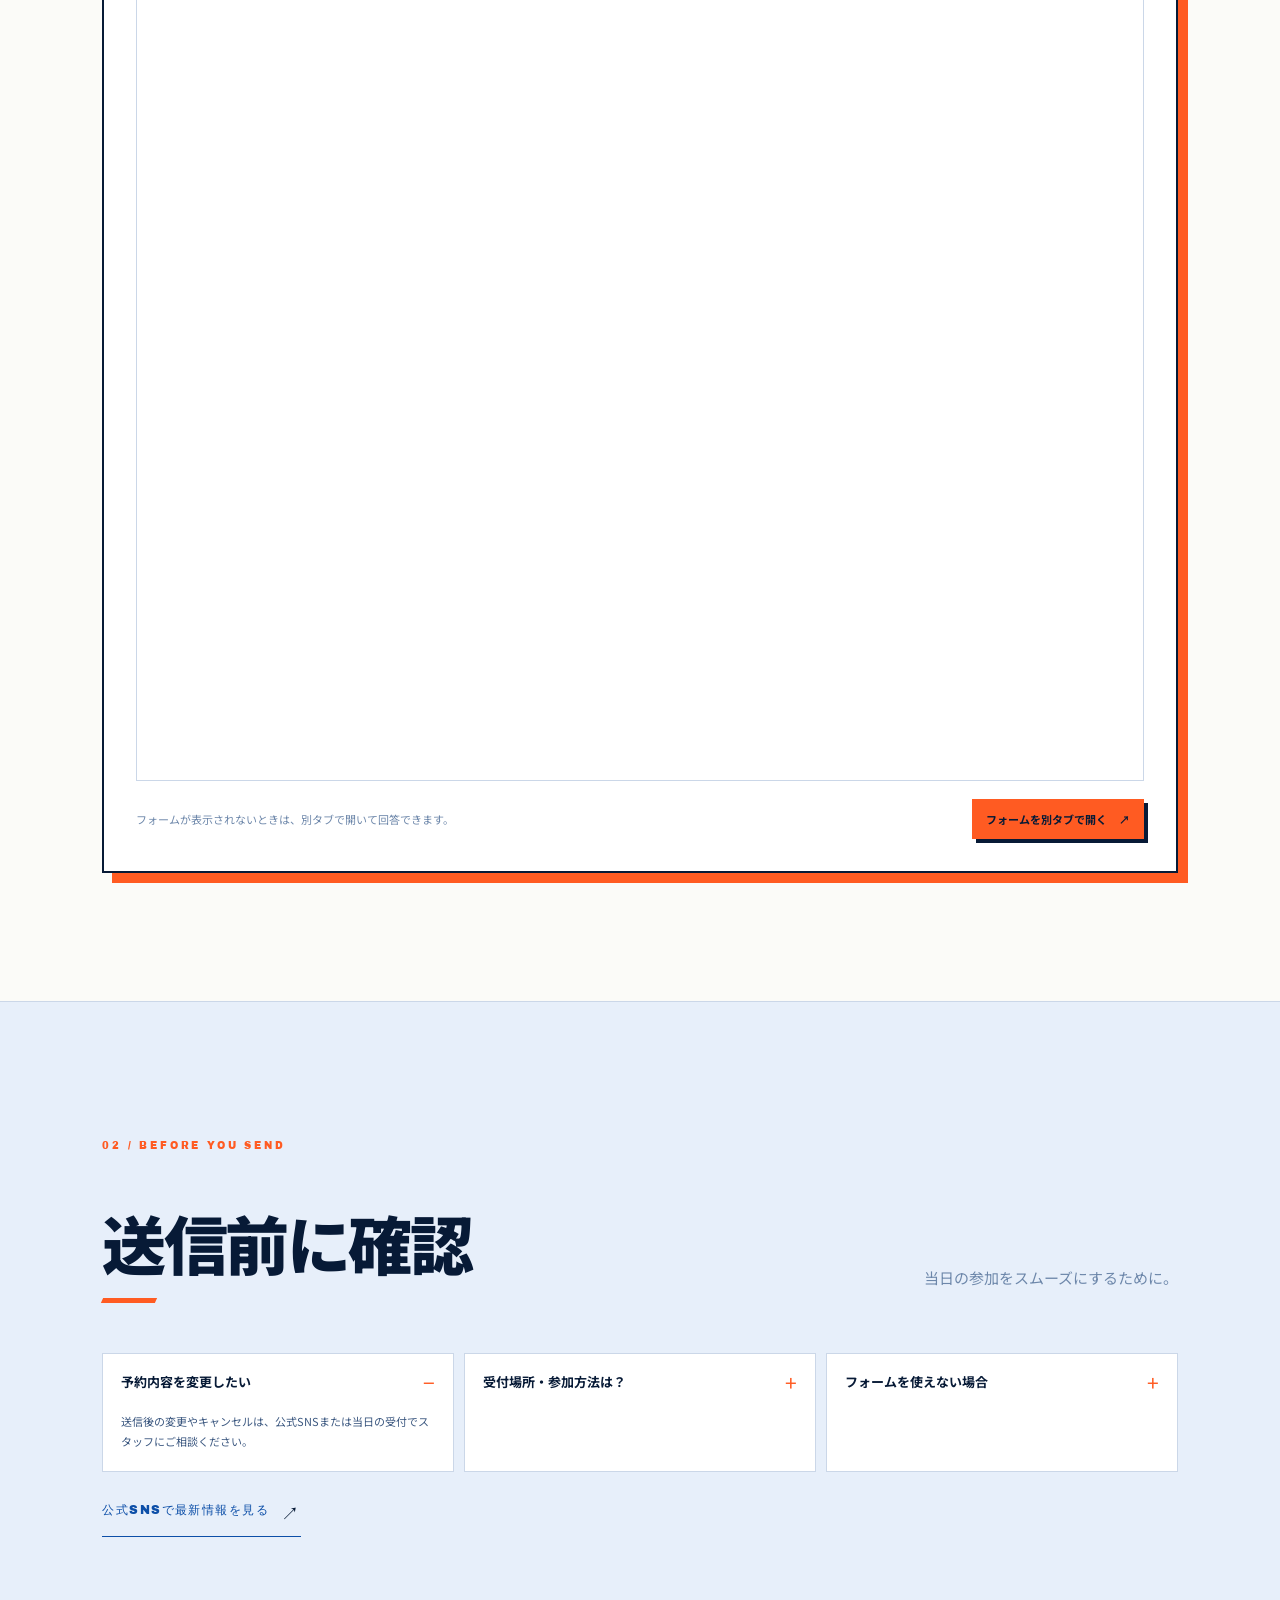
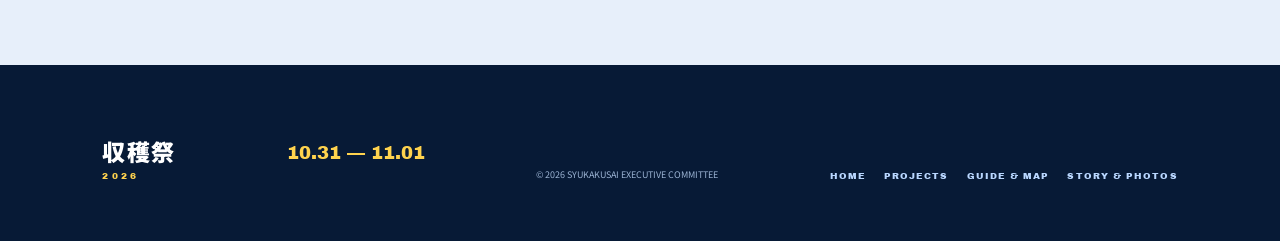
<file: reservation.html>
<!doctype html>
<html lang="ja">
<head>
  <meta charset="UTF-8">
  <meta name="viewport" content="width=device-width, initial-scale=1.0">
  <meta name="description" content="収穫祭の出し物を予約するページ。Googleフォームから企画名・希望日時・人数を送信できます。">
  <title>予約フォーム｜収穫祭 2026</title>
  <link rel="icon" type="image/jpeg" href="13391d591499bd351fd114454b225c2cb4a6a75.jpg">
  <link rel="preconnect" href="https://fonts.googleapis.com">
  <link rel="preconnect" href="https://fonts.gstatic.com" crossorigin>
  <link href="https://fonts.googleapis.com/css2?family=Archivo+Black&family=Noto+Sans+JP:wght@400;600;700;900&display=swap" rel="stylesheet">
  <link rel="stylesheet" href="style.css?v=20260824">
  <link rel="stylesheet" href="logo.css?v=20260824-gallery">
  <link rel="stylesheet" href="redesign.css?v=20260824-v8">
</head>
<body>
  <div class="noise" aria-hidden="true"></div>
  <header class="header">
    <a class="logo" href="index.html#top" aria-label="収穫祭 トップ">収穫祭<span>2026</span></a>
    <button class="menu-button" aria-label="メニューを開く" aria-expanded="false"><span></span><span></span></button>
    <nav class="nav" aria-label="メインメニュー">
      <a href="index.html">HOME</a><a href="programs.html#projects">PROJECT</a><a href="venue.html#visitor-guide">GUIDE</a><a href="stories.html#character">STORY</a><a href="reservation.html">RESERVE</a>
    </nav>
  </header>

  <main class="subpage reservation-page" id="top">
    <section class="subpage-hero reservation-hero">
      <span class="subpage-label">04 / RESERVATION</span>
      <p class="hero-kicker">IGNITION / GOOGLE FORM / ENTRY</p>
      <h1>参加を、<br><em>予約する。</em></h1>
      <p>企画名・希望日時・人数を入力して送信してください。フォームはこのページからそのまま回答できます。</p>
      <div class="subpage-actions"><a href="#reservation-form">予約フォーム <span>↓</span></a><a href="programs.html#projects">企画を探す <span>↗</span></a><a href="index.html">トップへ <span>↗</span></a></div>
    </section>

    <section class="section reservation-section" id="reservation-form">
      <p class="section-number">01 / ONLINE ENTRY</p>
      <div class="reservation-heading section-heading">
        <div><p class="eyebrow">GOOGLE FORM / NOW OPEN</p><h2>予約フォーム</h2><p>下のフォームに必要事項を入力し、最後に「送信」を押してください。</p></div>
        <span class="reservation-live"><i></i> FORM OPEN</span>
      </div>

      <div class="reservation-steps" aria-label="予約の流れ">
        <article><span>STEP 01</span><strong>企画名を選ぶ</strong><p>参加したい出し物を選択します。</p></article>
        <article><span>STEP 02</span><strong>日時・人数を入力</strong><p>希望日時と参加人数を入力します。</p></article>
        <article><span>STEP 03</span><strong>送信して完了</strong><p>名前などを確認して送信します。</p></article>
      </div>

      <div class="reservation-form-card">
        <div class="reservation-form-card-head"><div><p class="eyebrow">79TH HARVEST FES</p><h3>出し物の予約を申し込む</h3></div><span>SECURE FORM ↗</span></div>
        <div class="reservation-embed">
          <iframe title="収穫祭 出し物の予約フォーム" src="https://docs.google.com/forms/d/e/1FAIpQLScwpz6sQUjfkqSExkz6aT84S9VnsyouCbz813PrXE9felXT8w/viewform?embedded=true" loading="lazy" referrerpolicy="strict-origin-when-cross-origin">Googleフォームを読み込めない場合は、<a href="https://docs.google.com/forms/d/e/1FAIpQLScwpz6sQUjfkqSExkz6aT84S9VnsyouCbz813PrXE9felXT8w/viewform" target="_blank" rel="noopener">こちらからフォームを開いてください</a>。</iframe>
        </div>
        <div class="reservation-form-foot"><p>フォームが表示されないときは、別タブで開いて回答できます。</p><a class="reservation-form-link" href="https://docs.google.com/forms/d/e/1FAIpQLScwpz6sQUjfkqSExkz6aT84S9VnsyouCbz813PrXE9felXT8w/viewform" target="_blank" rel="noopener">フォームを別タブで開く <span>↗</span></a></div>
      </div>
    </section>

    <section class="section reservation-notes" id="reservation-notes">
      <p class="section-number">02 / BEFORE YOU SEND</p>
      <div class="section-heading"><h2>送信前に確認</h2><p>当日の参加をスムーズにするために。</p></div>
      <div class="reservation-note-grid">
        <details open><summary>予約内容を変更したい</summary><p>送信後の変更やキャンセルは、公式SNSまたは当日の受付でスタッフにご相談ください。</p></details>
        <details><summary>受付場所・参加方法は？</summary><p>企画ごとの受付場所や集合時間は、内容が確定次第このページと公式SNSで案内します。</p></details>
        <details><summary>フォームを使えない場合</summary><p>ページ内の「フォームを別タブで開く」ボタンをお試しください。通信環境を変えても表示されない場合は、当日受付でスタッフにお声がけください。</p></details>
      </div>
      <a class="text-link" href="stories.html#sns">公式SNSで最新情報を見る <span>↗</span></a>
    </section>
  </main>

  <footer class="subpage-footer"><a class="logo" href="index.html#top">収穫祭<span>2026</span></a><p>10.31 — 11.01</p><small>© 2026 SYUKAKUSAI EXECUTIVE COMMITTEE</small><div class="footer-pages"><a href="index.html">HOME</a><a href="programs.html">PROJECTS</a><a href="venue.html">GUIDE &amp; MAP</a><a href="stories.html">STORY &amp; PHOTOS</a></div></footer>
  <script src="script.js?v=20260824-gallery-v2"></script>
</body>
</html>
</file>
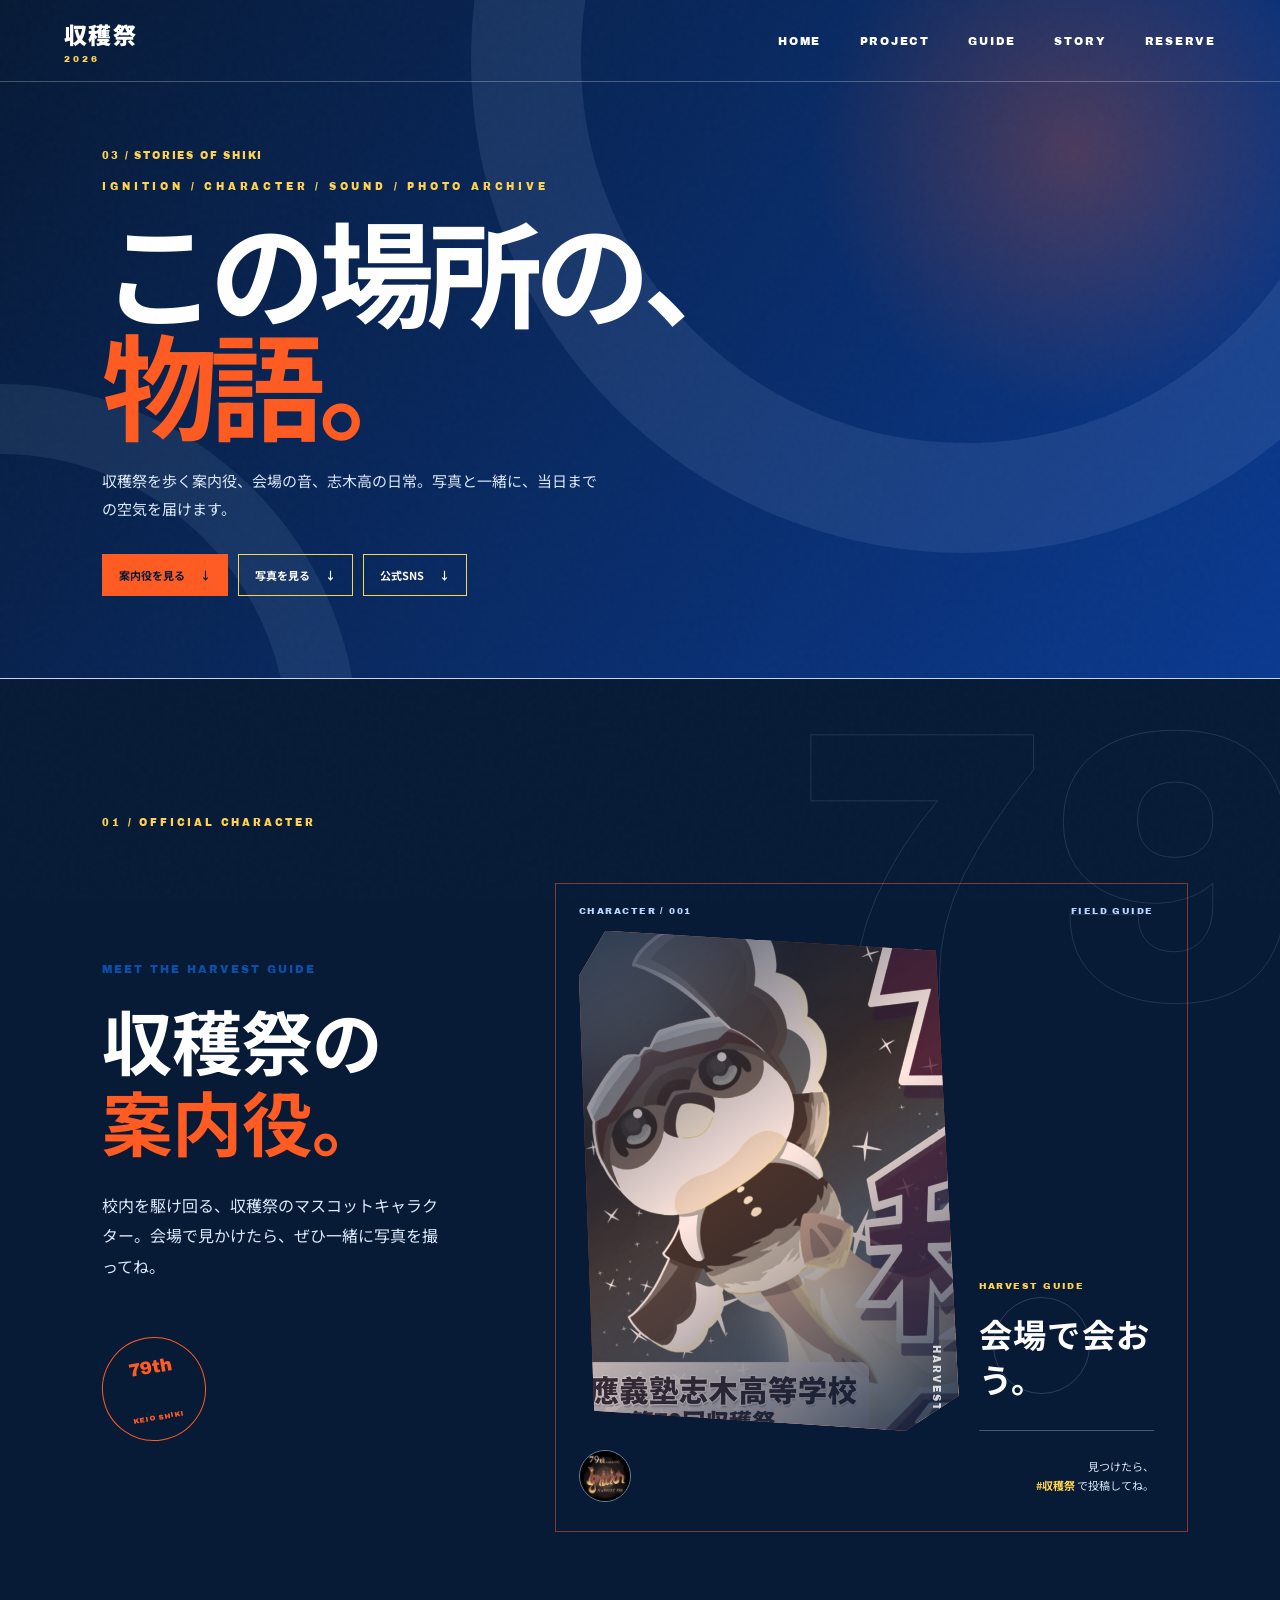
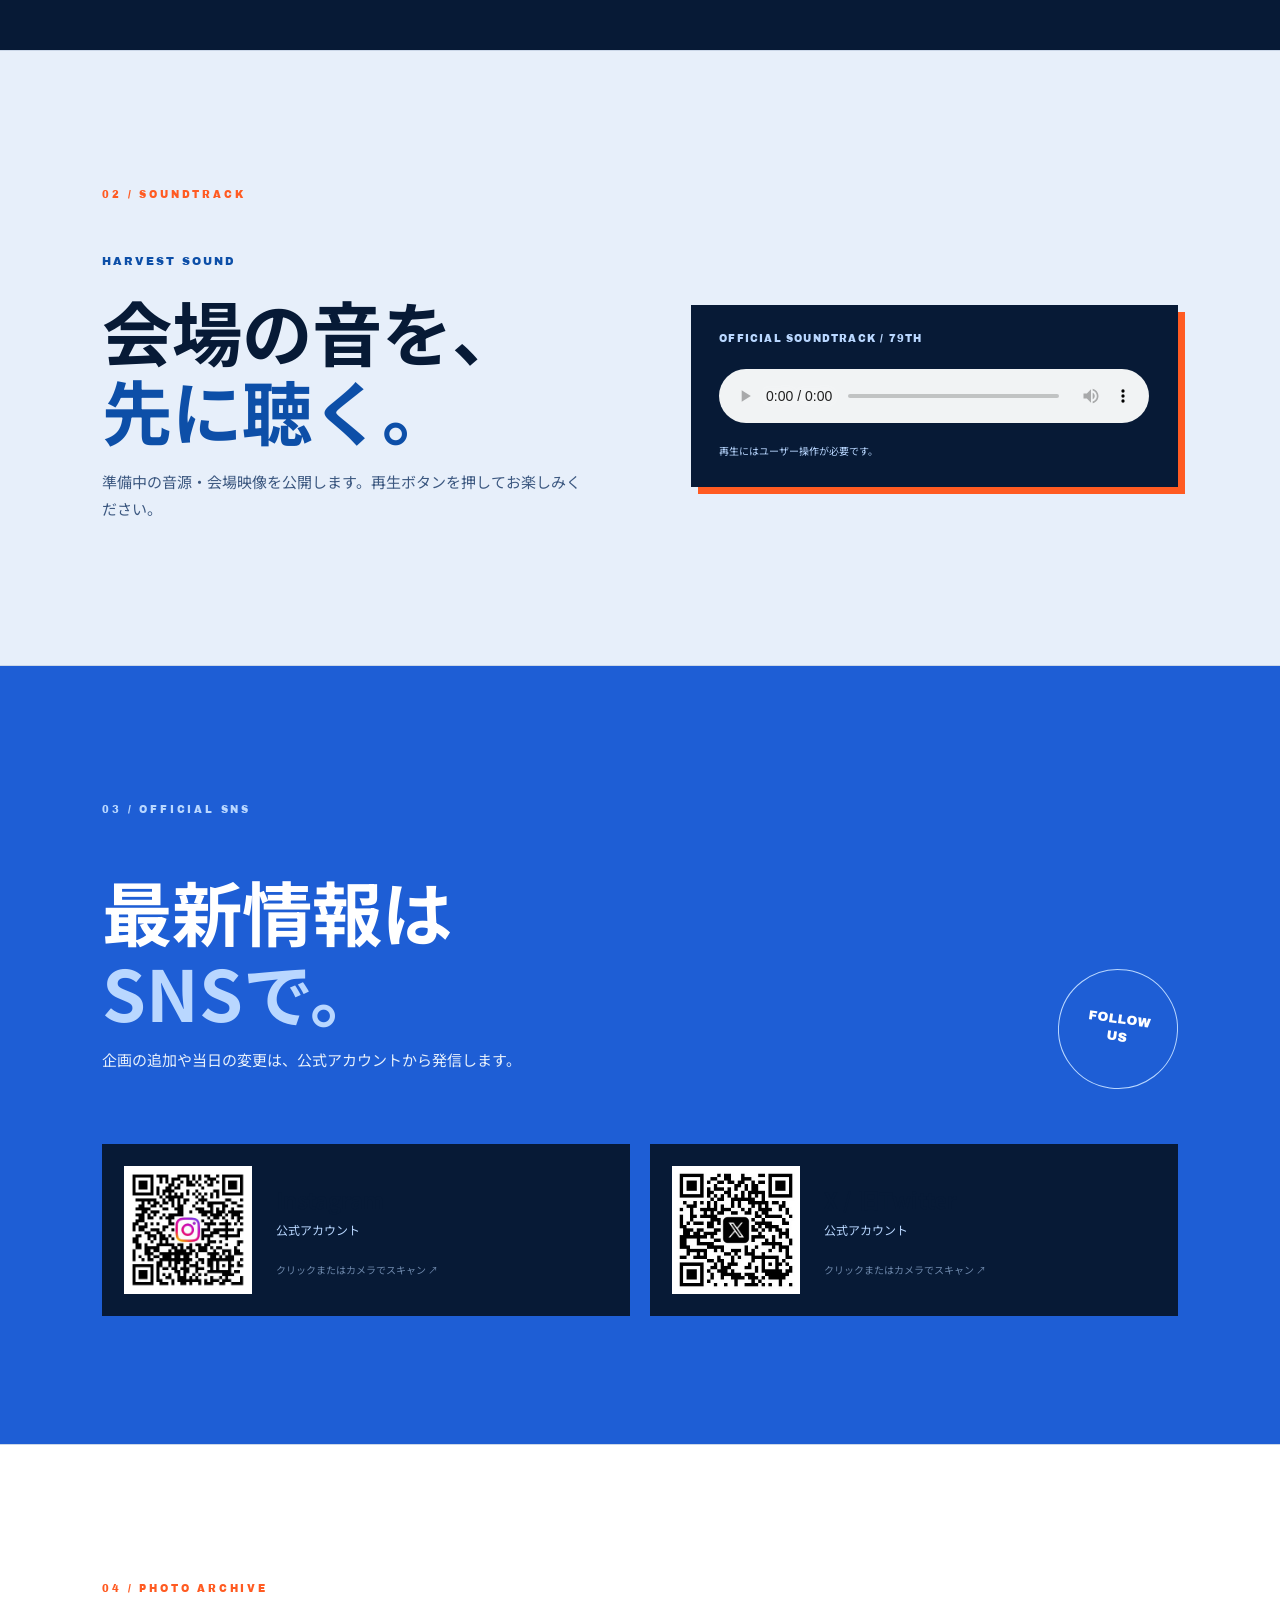
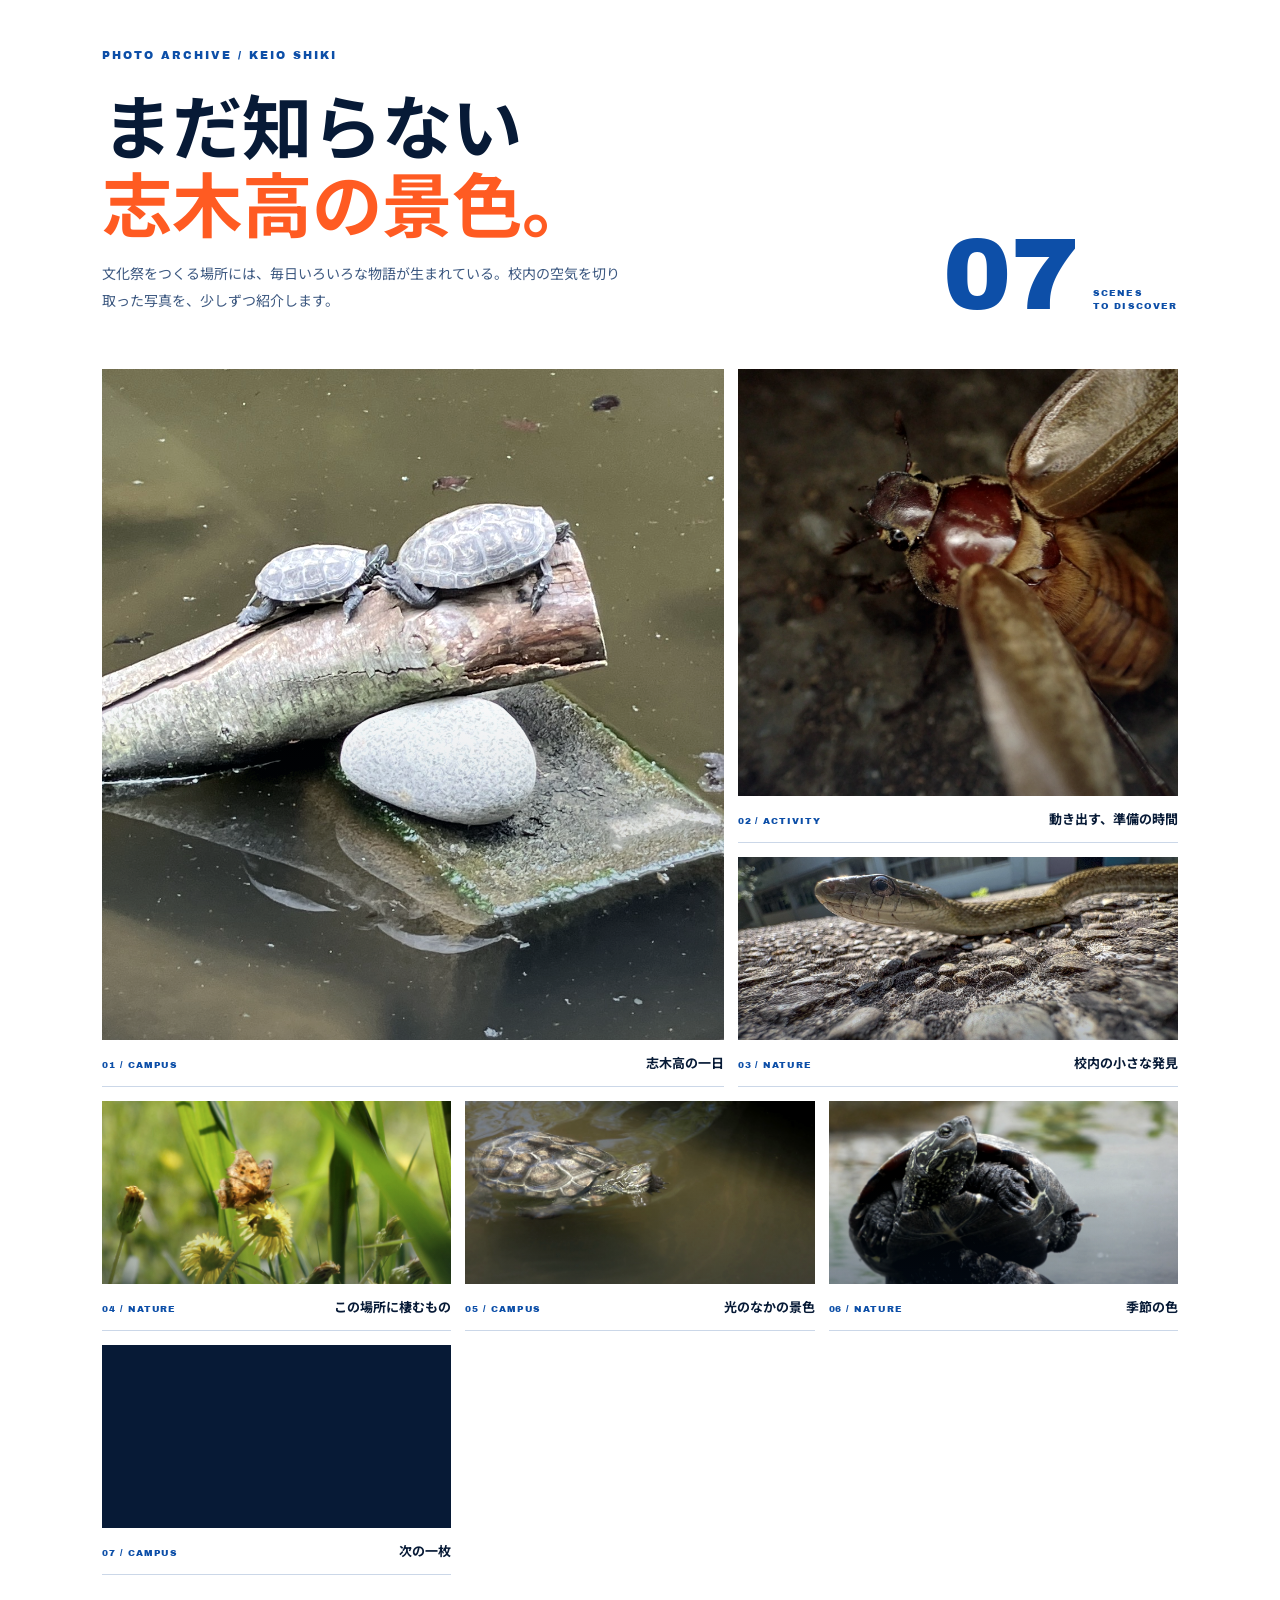
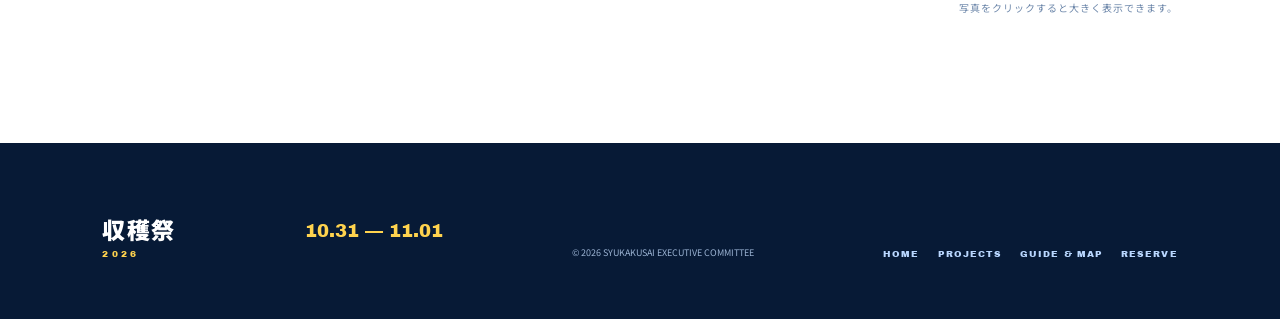
<file: stories.html>
<!doctype html>
<html lang="ja">
<head>
  <meta charset="UTF-8">
  <meta name="viewport" content="width=device-width, initial-scale=1.0">
  <meta name="description" content="収穫祭の案内役・会場サウンド・公式SNS・志木高の写真。">
  <title>ストーリー・写真｜収穫祭 2026</title>
  <link rel="icon" type="image/jpeg" href="13391d591499bd351fd114454b225c2cb4a6a75.jpg">
  <link rel="preconnect" href="https://fonts.googleapis.com">
  <link rel="preconnect" href="https://fonts.gstatic.com" crossorigin>
  <link href="https://fonts.googleapis.com/css2?family=Archivo+Black&family=Noto+Sans+JP:wght@400;600;700;900&display=swap" rel="stylesheet">
  <link rel="stylesheet" href="style.css?v=20260824">
  <link rel="stylesheet" href="logo.css?v=20260824-gallery">
  <link rel="stylesheet" href="redesign.css?v=20260824-v7">
</head>
<body>
  <div class="noise" aria-hidden="true"></div>
  <header class="header">
    <a class="logo" href="index.html#top" aria-label="収穫祭 トップ">収穫祭<span>2026</span></a>
    <button class="menu-button" aria-label="メニューを開く" aria-expanded="false"><span></span><span></span></button>
    <nav class="nav" aria-label="メインメニュー">
      <a href="index.html">HOME</a><a href="programs.html#projects">PROJECT</a><a href="venue.html#visitor-guide">GUIDE</a><a href="stories.html#character">STORY</a><a href="reservation.html">RESERVE</a>
    </nav>
  </header>

  <main class="subpage" id="top">
    <section class="subpage-hero">
      <span class="subpage-label">03 / STORIES OF SHIKI</span>
      <p class="hero-kicker">IGNITION / CHARACTER / SOUND / PHOTO ARCHIVE</p>
      <h1>この場所の、<br><em>物語。</em></h1>
      <p>収穫祭を歩く案内役、会場の音、志木高の日常。写真と一緒に、当日までの空気を届けます。</p>
      <div class="subpage-actions"><a href="#character">案内役を見る <span>↓</span></a><a href="#gallery">写真を見る <span>↓</span></a><a href="#sns">公式SNS <span>↓</span></a></div>
    </section>

    <section class="section character" id="character">
      <p class="section-number">01 / OFFICIAL CHARACTER</p>
      <div class="character-grid">
        <div class="character-copy">
          <p class="eyebrow">MEET THE HARVEST GUIDE</p>
          <h2>収穫祭の<br><em>案内役。</em></h2>
          <p>校内を駆け回る、収穫祭のマスコットキャラクター。会場で見かけたら、ぜひ一緒に写真を撮ってね。</p>
          <span class="character-stamp">79th<br><small>KEIO SHIKI</small></span>
        </div>
        <div class="character-showcase">
          <div class="character-showcase-head"><span>CHARACTER / 001</span><span>FIELD GUIDE</span></div>
          <figure class="character-art">
            <div class="character-portrait"><img src="0ff44c87a5c7293e2c27ab65f628452309627ec.jpg" alt="収穫祭のマスコットキャラクター" loading="lazy"></div>
            <figcaption><span>HARVEST GUIDE</span><strong>会場で会おう。</strong></figcaption>
          </figure>
          <div class="character-showcase-foot"><img src="13391d591499bd351fd114454b225c2cb4a6a75.jpg" alt="79th Keio Shiki Harvest Fes" loading="lazy"><p>見つけたら、<br><em>#収穫祭</em> で投稿してね。</p></div>
        </div>
      </div>
    </section>

    <section class="section music" id="music">
      <p class="section-number">02 / SOUNDTRACK</p>
      <div class="music-box"><div><p class="eyebrow">HARVEST SOUND</p><h2>会場の音を、<br><em>先に聴く。</em></h2><p>準備中の音源・会場映像を公開します。再生ボタンを押してお楽しみください。</p></div><div class="audio-player"><span>OFFICIAL SOUNDTRACK / 79TH</span><audio controls preload="metadata"><source src="808666598.006966.mp4" type="video/mp4">お使いのブラウザは音声再生に対応していません。</audio><small>再生にはユーザー操作が必要です。</small></div></div>
    </section>

    <section class="section sns" id="sns">
      <p class="section-number">03 / OFFICIAL SNS</p>
      <div class="sns-heading"><div><h2>最新情報は<br><em>SNSで。</em></h2><p>企画の追加や当日の変更は、公式アカウントから発信します。</p></div><span class="sns-mark">FOLLOW<br>US</span></div>
      <div class="sns-grid">
        <a class="sns-card" href="https://t.co/VGHBjfhvyd" target="_blank" rel="noopener"><img src="125452b149d7cbe08fa4e80bee127008cc4b0ac.jpg" alt="収穫祭 公式Instagram QRコード" loading="lazy"><div><strong>Instagram</strong><span>公式アカウント</span><small>クリックまたはカメラでスキャン ↗</small></div></a>
        <a class="sns-card" href="https://x.com/KeioS_harvestF" target="_blank" rel="noopener"><img src="c1fd83ce2f378033183677479552a0353f20882.jpg" alt="収穫祭 公式X QRコード" loading="lazy"><div><strong>X / 旧Twitter</strong><span>公式アカウント</span><small>クリックまたはカメラでスキャン ↗</small></div></a>
      </div>
    </section>

    <section class="section gallery" id="gallery">
      <p class="section-number">04 / PHOTO ARCHIVE</p>
      <div class="gallery-intro"><div><p class="eyebrow">PHOTO ARCHIVE / KEIO SHIKI</p><h2>まだ知らない<br><em>志木高の景色。</em></h2><p>文化祭をつくる場所には、毎日いろいろな物語が生まれている。校内の空気を切り取った写真を、少しずつ紹介します。</p></div><div class="gallery-count"><strong>07</strong><span>SCENES<br>TO DISCOVER</span></div></div>
      <div class="gallery-grid">
        <figure class="gallery-card gallery-card--feature"><button type="button" data-photo="0" aria-label="写真を拡大：志木高の一日"><img src="LINE_ALBUM_志木高写真_260824_1.jpg" alt="教室で語りかける生徒" loading="lazy"><span class="gallery-zoom">VIEW ↗</span></button><figcaption><span>01 / CAMPUS</span><strong>志木高の一日</strong></figcaption></figure>
        <figure class="gallery-card"><button type="button" data-photo="1" aria-label="写真を拡大：動き出す準備の時間"><img src="LINE_ALBUM_志木高写真_260824_2.jpg" alt="校内で活動する生徒たち" loading="lazy"><span class="gallery-zoom">VIEW ↗</span></button><figcaption><span>02 / ACTIVITY</span><strong>動き出す、準備の時間</strong></figcaption></figure>
        <figure class="gallery-card"><button type="button" data-photo="2" aria-label="写真を拡大：校内の小さな発見"><img src="LINE_ALBUM_志木高写真_260824_3.jpg" alt="池のほとりの生きもの" loading="lazy"><span class="gallery-zoom">VIEW ↗</span></button><figcaption><span>03 / NATURE</span><strong>校内の小さな発見</strong></figcaption></figure>
        <figure class="gallery-card"><button type="button" data-photo="3" aria-label="写真を拡大：この場所に棲むもの"><img src="LINE_ALBUM_志木高写真_260824_4.jpg" alt="校内で見つけた生きもの" loading="lazy"><span class="gallery-zoom">VIEW ↗</span></button><figcaption><span>04 / NATURE</span><strong>この場所に棲むもの</strong></figcaption></figure>
        <figure class="gallery-card"><button type="button" data-photo="4" aria-label="写真を拡大：光のなかの景色"><img src="LINE_ALBUM_志木高写真_260824_5.jpg" alt="校内の自然の風景" loading="lazy"><span class="gallery-zoom">VIEW ↗</span></button><figcaption><span>05 / CAMPUS</span><strong>光のなかの景色</strong></figcaption></figure>
        <figure class="gallery-card"><button type="button" data-photo="5" aria-label="写真を拡大：季節の色"><img src="LINE_ALBUM_志木高写真_260824_6.jpg" alt="校内で見つけた植物と昆虫" loading="lazy"><span class="gallery-zoom">VIEW ↗</span></button><figcaption><span>06 / NATURE</span><strong>季節の色</strong></figcaption></figure>
        <figure class="gallery-card"><button type="button" data-photo="6" aria-label="写真を拡大：次の一枚"><img src="LINE_ALBUM_志木高写真_260824_7.jpg" alt="慶應志木高校の風景" loading="lazy"><span class="gallery-zoom">VIEW ↗</span></button><figcaption><span>07 / CAMPUS</span><strong>次の一枚</strong></figcaption></figure>
      </div>
      <p class="gallery-footnote">写真をクリックすると大きく表示できます。</p>
    </section>
  </main>

  <footer class="subpage-footer"><a class="logo" href="index.html#top">収穫祭<span>2026</span></a><p>10.31 — 11.01</p><small>© 2026 SYUKAKUSAI EXECUTIVE COMMITTEE</small><div class="footer-pages"><a href="index.html">HOME</a><a href="programs.html">PROJECTS</a><a href="venue.html">GUIDE &amp; MAP</a><a href="reservation.html">RESERVE</a></div></footer>
  <dialog class="photo-lightbox" id="photo-lightbox" aria-label="写真の拡大表示"><button class="lightbox-close" type="button" aria-label="閉じる">×</button><button class="lightbox-arrow lightbox-arrow--prev" type="button" aria-label="前の写真">←</button><figure><img id="lightbox-image" alt=""><figcaption id="lightbox-caption"></figcaption></figure><button class="lightbox-arrow lightbox-arrow--next" type="button" aria-label="次の写真">→</button></dialog>
  <script src="script.js?v=20260824-gallery-v2"></script>
</body>
</html>
</file>
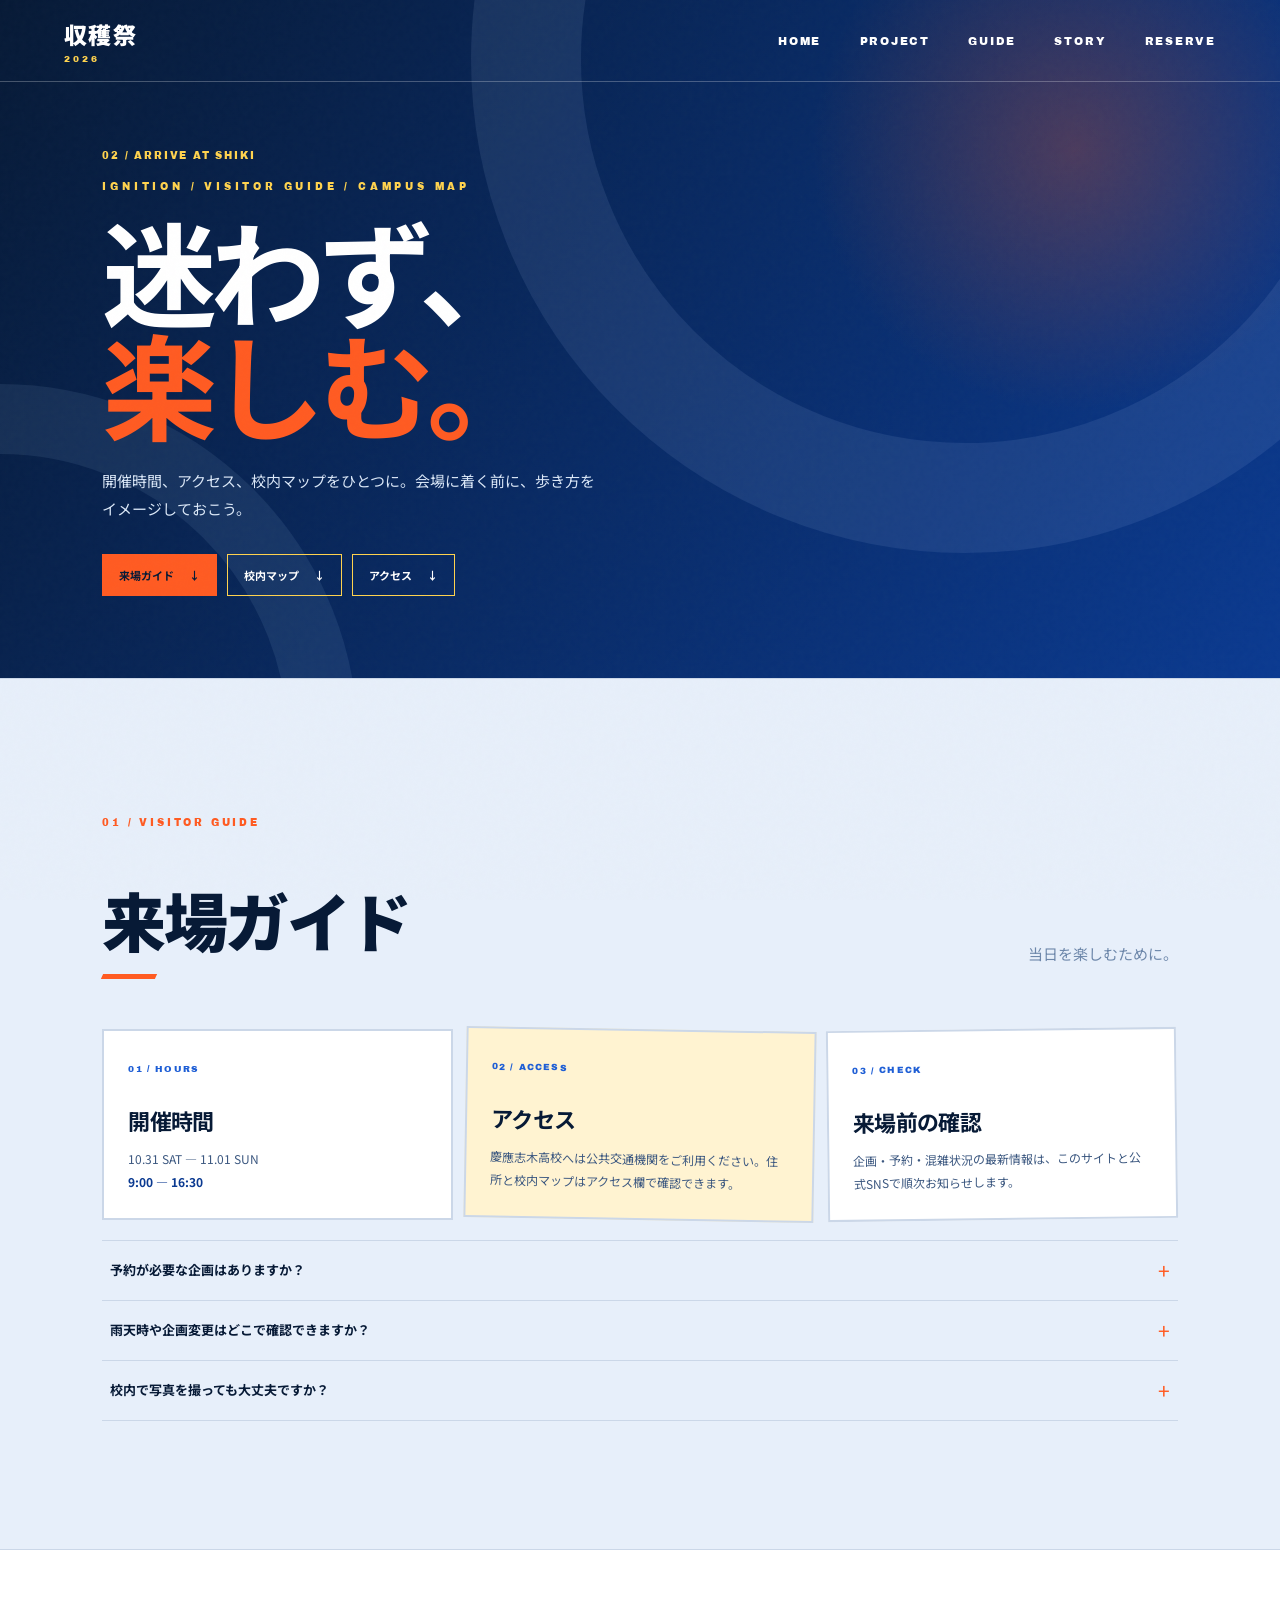
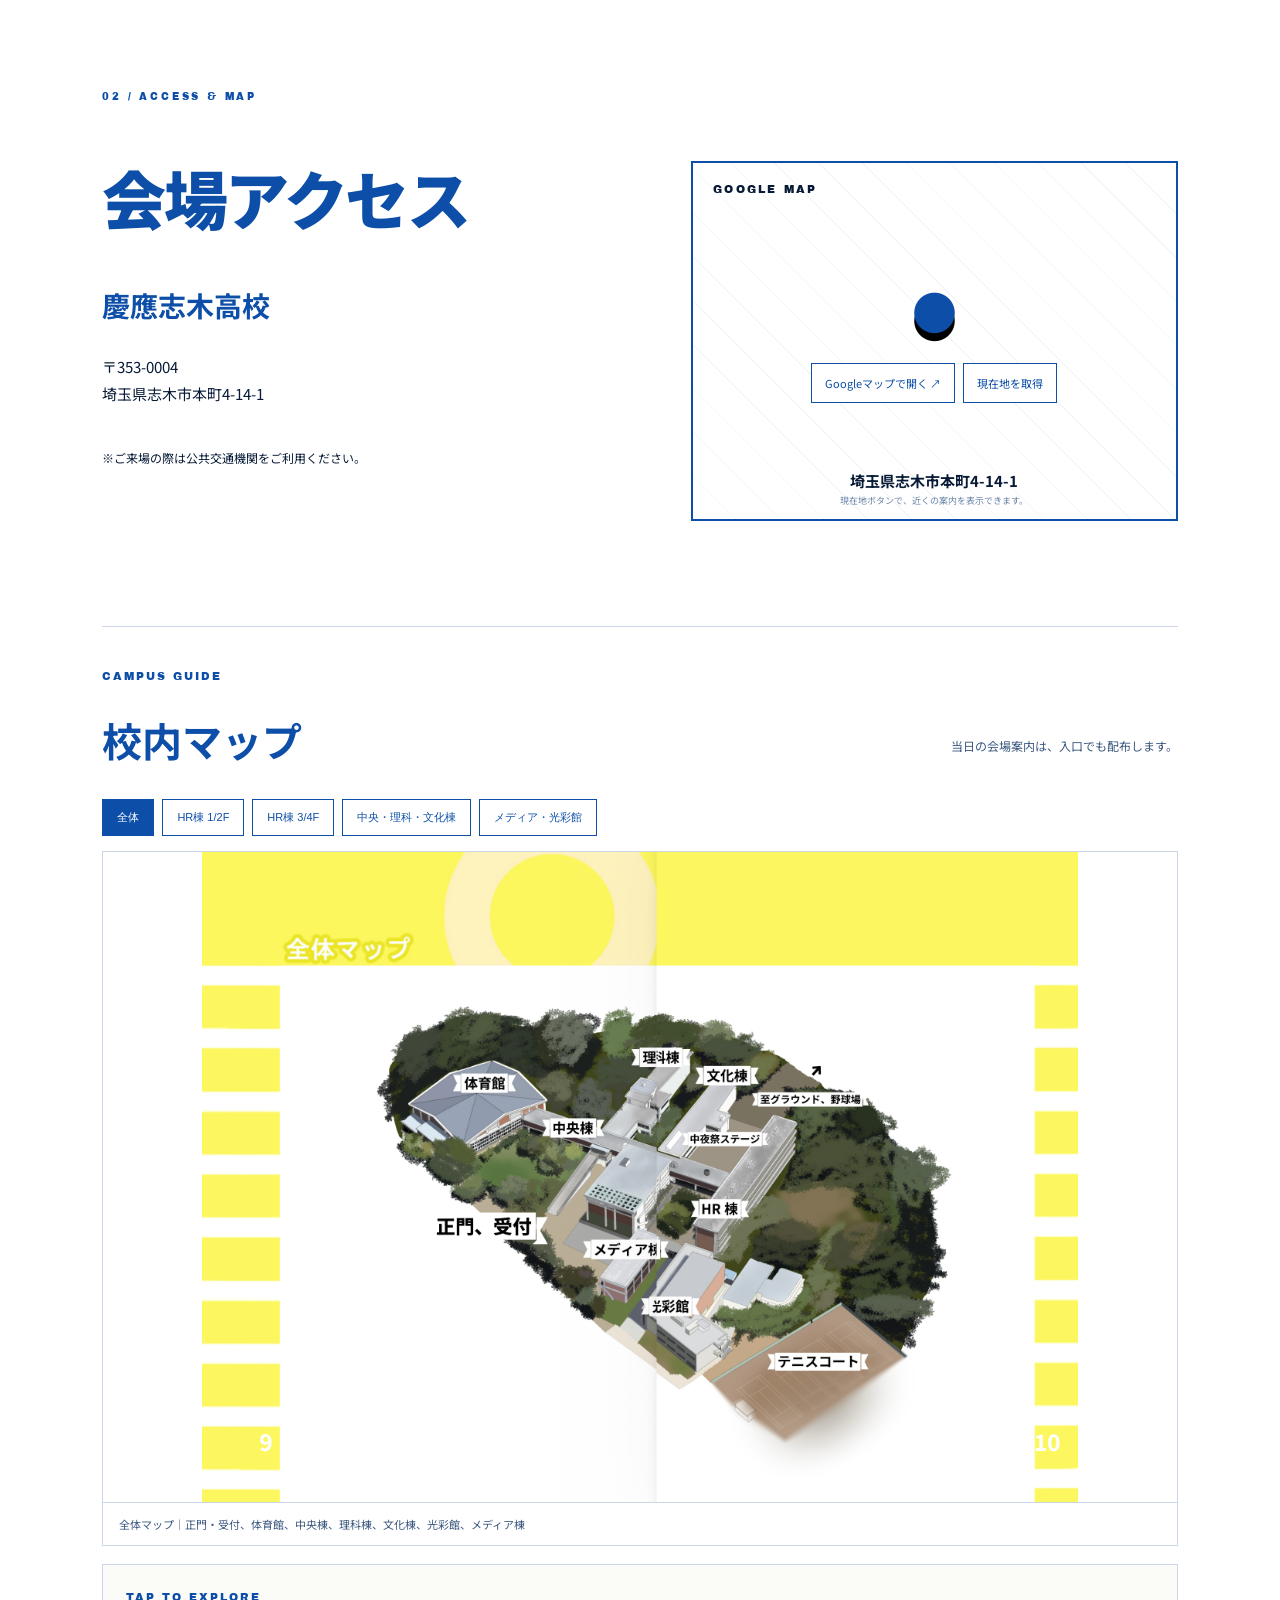
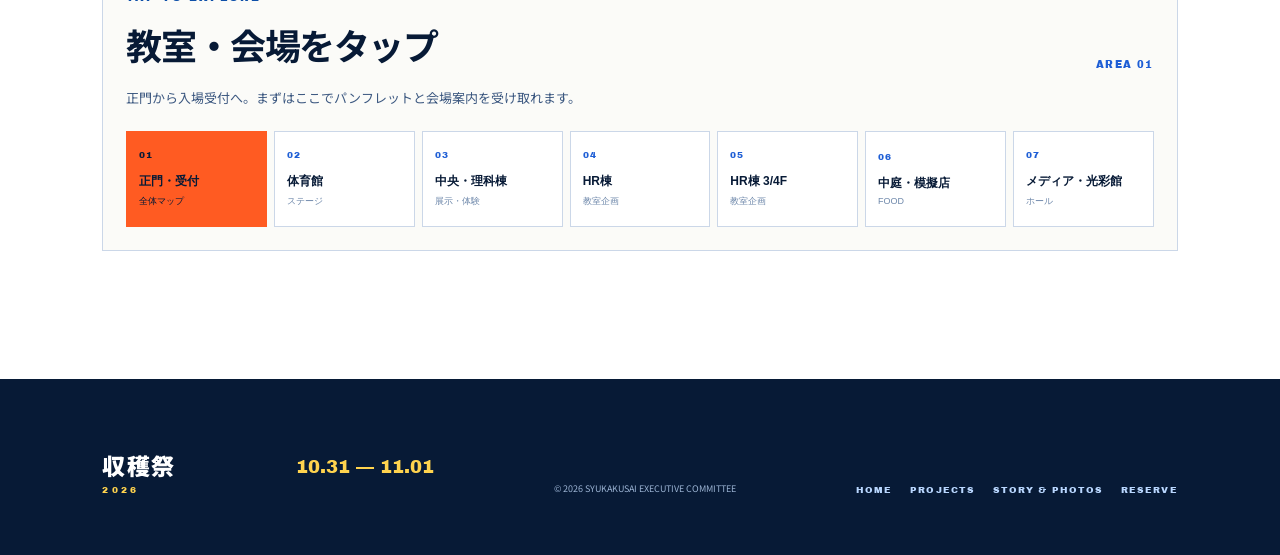
<file: venue.html>
<!doctype html>
<html lang="ja">
<head>
  <meta charset="UTF-8">
  <meta name="viewport" content="width=device-width, initial-scale=1.0">
  <meta name="description" content="収穫祭の来場ガイド・会場アクセス・校内マップ。">
  <title>来場ガイド・会場マップ｜収穫祭 2026</title>
  <link rel="icon" type="image/jpeg" href="13391d591499bd351fd114454b225c2cb4a6a75.jpg">
  <link rel="preconnect" href="https://fonts.googleapis.com">
  <link rel="preconnect" href="https://fonts.gstatic.com" crossorigin>
  <link href="https://fonts.googleapis.com/css2?family=Archivo+Black&family=Noto+Sans+JP:wght@400;600;700;900&display=swap" rel="stylesheet">
  <link rel="stylesheet" href="style.css?v=20260824">
  <link rel="stylesheet" href="logo.css?v=20260824-gallery">
  <link rel="stylesheet" href="redesign.css?v=20260824-v7">
</head>
<body>
  <div class="noise" aria-hidden="true"></div>
  <header class="header">
    <a class="logo" href="index.html#top" aria-label="収穫祭 トップ">収穫祭<span>2026</span></a>
    <button class="menu-button" aria-label="メニューを開く" aria-expanded="false"><span></span><span></span></button>
    <nav class="nav" aria-label="メインメニュー">
      <a href="index.html">HOME</a><a href="programs.html#projects">PROJECT</a><a href="venue.html#visitor-guide">GUIDE</a><a href="stories.html#character">STORY</a><a href="reservation.html">RESERVE</a>
    </nav>
  </header>

  <main class="subpage" id="top">
    <section class="subpage-hero">
      <span class="subpage-label">02 / ARRIVE AT SHIKI</span>
      <p class="hero-kicker">IGNITION / VISITOR GUIDE / CAMPUS MAP</p>
      <h1>迷わず、<br><em>楽しむ。</em></h1>
      <p>開催時間、アクセス、校内マップをひとつに。会場に着く前に、歩き方をイメージしておこう。</p>
      <div class="subpage-actions"><a href="#visitor-guide">来場ガイド <span>↓</span></a><a href="#campus-map">校内マップ <span>↓</span></a><a href="#access">アクセス <span>↓</span></a></div>
    </section>

    <section class="section visitor-guide" id="visitor-guide">
      <p class="section-number">01 / VISITOR GUIDE</p>
      <div class="section-heading"><h2>来場ガイド</h2><p>当日を楽しむために。</p></div>
      <div class="guide-cards">
        <article><span>01 / HOURS</span><h3>開催時間</h3><p>10.31 SAT — 11.01 SUN<br><strong>9:00 — 16:30</strong></p></article>
        <article><span>02 / ACCESS</span><h3>アクセス</h3><p>慶應志木高校へは公共交通機関をご利用ください。住所と校内マップはアクセス欄で確認できます。</p></article>
        <article><span>03 / CHECK</span><h3>来場前の確認</h3><p>企画・予約・混雑状況の最新情報は、このサイトと公式SNSで順次お知らせします。</p></article>
      </div>
      <div class="faq-list">
        <details><summary>予約が必要な企画はありますか？</summary><p>企画内容が決まり次第、予約ページで案内します。現在は準備中です。</p></details>
        <details><summary>雨天時や企画変更はどこで確認できますか？</summary><p>公式サイトのお知らせと公式SNSで最新情報を案内します。</p></details>
        <details><summary>校内で写真を撮っても大丈夫ですか？</summary><p>他の来場者や生徒が写り込む場合は、本人の許可と当日の学校案内に従ってください。</p></details>
      </div>
    </section>

    <section class="section access" id="access">
      <p class="section-number">02 / ACCESS &amp; MAP</p>
      <div class="access-box">
        <div><h2>会場アクセス</h2><h3>慶應志木高校</h3><p>〒353-0004<br>埼玉県志木市本町4-14-1</p><p class="note">※ご来場の際は公共交通機関をご利用ください。</p></div>
        <div class="map" id="google-map-card"><span>GOOGLE MAP</span><div class="pin">●</div><span id="user-location-dot" aria-hidden="true"></span><p>埼玉県志木市本町4-14-1</p><div class="map-actions"><a href="https://www.google.com/maps/search/?api=1&amp;query=慶應義塾志木高等学校" target="_blank" rel="noopener">Googleマップで開く ↗</a><button id="locate-me" type="button">現在地を取得</button></div><small id="location-status">現在地ボタンで、近くの案内を表示できます。</small></div>
      </div>
      <div class="campus-map" id="campus-map">
        <div class="campus-map-heading"><div><p class="eyebrow">CAMPUS GUIDE</p><h3>校内マップ</h3></div><p>当日の会場案内は、入口でも配布します。</p></div>
        <div class="map-tabs" role="tablist"><button class="map-tab active" data-map="map-all">全体</button><button class="map-tab" data-map="map-hr">HR棟 1/2F</button><button class="map-tab" data-map="map-hr34">HR棟 3/4F</button><button class="map-tab" data-map="map-central">中央・理科・文化棟</button><button class="map-tab" data-map="map-media">メディア・光彩館</button></div>
        <div class="map-views">
          <figure class="map-view active" id="map-all"><img src="スクリーンショット 2026-08-24 15.55.22.png" alt="慶應志木高校 校内全体マップ" loading="lazy"><figcaption>全体マップ｜正門・受付、体育館、中央棟、理科棟、文化棟、光彩館、メディア棟</figcaption></figure>
          <figure class="map-view" id="map-hr"><img src="スクリーンショット 2026-08-24 15.55.13.png" alt="HR棟 1階・2階マップ" loading="lazy"><figcaption>HR棟 1階・2階｜教室企画</figcaption></figure>
          <figure class="map-view" id="map-hr34"><img src="スクリーンショット 2026-08-24 15.55.34.png" alt="HR棟 3階・4階マップ" loading="lazy"><figcaption>HR棟 3階・4階｜教室企画</figcaption></figure>
          <figure class="map-view" id="map-central"><img src="スクリーンショット 2026-08-24 15.55.28.png" alt="中央棟・理科棟・文化棟マップ" loading="lazy"><figcaption>中央棟・理科棟・文化棟｜展示・飲食スペース</figcaption></figure>
          <figure class="map-view" id="map-media"><img src="スクリーンショット 2026-08-24 15.55.39.png" alt="メディア棟・光彩館マップ" loading="lazy"><figcaption>メディア棟・光彩館｜ホールイベント</figcaption></figure>
        </div>
        <div class="room-picker" aria-labelledby="room-picker-title">
          <div class="room-picker-head"><div><p class="eyebrow">TAP TO EXPLORE</p><h4 id="room-picker-title">教室・会場をタップ</h4></div><span id="room-number">AREA 01</span></div>
          <p id="room-description">正門から入場受付へ。まずはここでパンフレットと会場案内を受け取れます。</p>
          <div class="room-buttons" role="group" aria-label="会場エリアを選択">
            <button class="room-button active" type="button" data-room="gate" data-map-target="map-all"><span>01</span><strong>正門・受付</strong><small>全体マップ</small></button>
            <button class="room-button" type="button" data-room="gym" data-map-target="map-all"><span>02</span><strong>体育館</strong><small>ステージ</small></button>
            <button class="room-button" type="button" data-room="central" data-map-target="map-central"><span>03</span><strong>中央・理科棟</strong><small>展示・体験</small></button>
            <button class="room-button" type="button" data-room="hr" data-map-target="map-hr"><span>04</span><strong>HR棟</strong><small>教室企画</small></button>
            <button class="room-button" type="button" data-room="hr34" data-map-target="map-hr34"><span>05</span><strong>HR棟 3/4F</strong><small>教室企画</small></button>
            <button class="room-button" type="button" data-room="yard" data-map-target="map-all"><span>06</span><strong>中庭・模擬店</strong><small>FOOD</small></button>
            <button class="room-button" type="button" data-room="media" data-map-target="map-media"><span>07</span><strong>メディア・光彩館</strong><small>ホール</small></button>
          </div>
        </div>
      </div>
    </section>
  </main>

  <footer class="subpage-footer"><a class="logo" href="index.html#top">収穫祭<span>2026</span></a><p>10.31 — 11.01</p><small>© 2026 SYUKAKUSAI EXECUTIVE COMMITTEE</small><div class="footer-pages"><a href="index.html">HOME</a><a href="programs.html">PROJECTS</a><a href="stories.html">STORY &amp; PHOTOS</a><a href="reservation.html">RESERVE</a></div></footer>
  <script src="script.js?v=20260824-gallery-v2"></script>
</body>
</html>
</file>
<file: style.css>
:root{--bg:#0a0a0a;--text:#f4f1e8;--orange:#ff5c1a;--green:#c8ff24;--purple:#7357ff;--line:#2c2c2c}*{box-sizing:border-box}html{scroll-behavior:smooth}body{margin:0;background:var(--bg);color:var(--text);font-family:"Noto Sans JP",sans-serif;overflow-x:hidden}.noise{position:fixed;inset:0;pointer-events:none;opacity:.035;z-index:20;background-image:url("data:image/svg+xml,%3Csvg viewBox='0 0 180 180' xmlns='http://www.w3.org/2000/svg'%3E%3Cfilter id='n'%3E%3CfeTurbulence type='fractalNoise' baseFrequency='.9' numOctaves='4' stitchTiles='stitch'/%3E%3C/filter%3E%3Crect width='100%25' height='100%25' filter='url(%23n)'/%3E%3C/svg%3E")}.header{height:84px;padding:0 5vw;display:flex;align-items:center;justify-content:space-between;position:absolute;width:100%;z-index:10;border-bottom:1px solid #ffffff1f}.logo{color:var(--text);text-decoration:none;font-size:24px;font-weight:900;letter-spacing:.08em}.logo span{display:block;font:9px "Archivo Black";letter-spacing:.35em;color:var(--orange)}.nav{display:flex;gap:36px}.nav a{color:var(--text);font:12px "Archivo Black";text-decoration:none;letter-spacing:.12em}.nav a:hover{color:var(--green)}.menu-button{display:none}.hero{min-height:100vh;padding:130px 7vw 60px;position:relative;display:flex;flex-direction:column;justify-content:center;background:radial-gradient(circle at 68% 45%,#ff5c1a13 0,transparent 30%)}.hero-kicker{font:12px "Archivo Black";letter-spacing:.35em;color:var(--green);margin:0 0 10px}.hero h1{font-size:clamp(110px,22vw,310px);line-height:.78;margin:0;letter-spacing:-.1em;font-weight:900;position:relative;z-index:2}.hero h1 span:nth-child(2){color:var(--orange);-webkit-text-stroke:2px var(--orange)}.hero-copy{position:absolute;right:8vw;top:27%;font-size:clamp(26px,3.2vw,50px);font-weight:900;line-height:1.35;transform:rotate(4deg);z-index:3}.date-card{display:flex;align-items:flex-end;gap:28px;margin-top:52px;border-top:1px solid #555;padding-top:20px;width:min(720px,90%)}.date-card strong{font:clamp(27px,4vw,55px) "Archivo Black"}.date-card i{color:var(--orange);font-style:normal}.date-card span{font:11px "Archivo Black";letter-spacing:.15em;margin-bottom:8px}.hero-orbit{position:absolute;width:35vw;height:35vw;max-width:520px;max-height:520px;border:1px solid #ff5c1a55;border-radius:50%;right:12%;top:19%;box-shadow:0 0 100px #ff5c1a12}.hero-orbit:after{content:"";position:absolute;width:12px;height:12px;background:var(--green);border-radius:50%;top:10%;left:18%;box-shadow:0 0 20px var(--green)}.scroll{position:absolute;right:5vw;bottom:40px;color:#aaa;text-decoration:none;font:10px "Archivo Black";letter-spacing:.2em;writing-mode:vertical-rl}.scroll span{color:var(--orange);font-size:20px}.section{padding:120px 7vw;border-top:1px solid var(--line)}.section-number{font:11px "Archivo Black";letter-spacing:.22em;color:var(--orange);margin-bottom:60px}.about-grid{display:grid;grid-template-columns:1.2fr .8fr;gap:10vw;align-items:end}.about h2,.section-heading h2,.access h2{font-size:clamp(40px,6vw,90px);line-height:1.15;margin:0;font-weight:900}.about h2 em{color:var(--green);font-style:normal}.about-grid>div{font-size:17px;line-height:2;color:#bbb}.stats{margin-top:90px;display:grid;grid-template-columns:repeat(3,1fr);border-top:1px solid var(--line);border-bottom:1px solid var(--line)}.stats div{padding:30px;border-right:1px solid var(--line)}.stats div:last-child{border:0}.stats strong{font:clamp(40px,6vw,80px) "Archivo Black";display:block}.stats span{font:10px "Archivo Black";color:#777;letter-spacing:.25em}.events{background:#111}.section-heading{display:flex;justify-content:space-between;align-items:end;margin-bottom:50px}.section-heading p{color:#888}.event-grid{display:grid;grid-template-columns:repeat(3,1fr);gap:18px}.event-card{min-height:440px;padding:28px;color:#090909;display:flex;flex-direction:column;position:relative;transition:transform .25s}.event-card:hover{transform:translateY(-8px)}.event-card--orange{background:var(--orange)}.event-card--green{background:var(--green)}.event-card--purple{background:var(--purple);color:white}.tag{font:10px "Archivo Black";border:1px solid currentColor;padding:7px 10px;align-self:flex-start}.event-icon{font-size:120px;text-align:center;flex:1;display:grid;place-items:center}.event-card p{font-size:12px;margin:0}.event-card h3{font-size:26px;margin:5px 0 18px}.event-card small{font:11px "Archivo Black"}.tabs{display:flex;border-bottom:1px solid var(--line);margin-top:60px}.tab{font:18px "Archivo Black";padding:20px 40px;color:#777;background:none;border:0;cursor:pointer}.tab.active{color:var(--green);border-bottom:3px solid var(--green)}.timeline{display:none}.timeline.active{display:block}.timeline div{display:grid;grid-template-columns:140px 160px 1fr;align-items:center;padding:27px 15px;border-bottom:1px solid var(--line)}.timeline time{font:28px "Archivo Black";color:var(--orange)}.timeline span{color:#888;font-size:13px}.timeline strong{font-size:20px}.access{background:var(--green);color:#090909}.access .section-number{color:#090909}.access-box{display:grid;grid-template-columns:1fr 1fr;gap:8vw}.access h3{font-size:28px;margin-top:50px}.access p{line-height:1.8}.note{font-size:12px;margin-top:40px}.map{min-height:360px;border:2px solid #090909;position:relative;display:grid;place-items:center;background:repeating-linear-gradient(45deg,transparent,transparent 30px,#0000000d 30px,#0000000d 31px)}.map>span{position:absolute;top:20px;left:20px;font:11px "Archivo Black";letter-spacing:.2em}.map .pin{font-size:45px;color:var(--orange);text-shadow:0 8px 0 #000}.map p{position:absolute;bottom:10px;font-weight:700}footer{padding:60px 7vw;display:flex;justify-content:space-between;align-items:end}footer>p{font:18px "Archivo Black";color:var(--orange)}footer small{color:#666;font-size:9px}
@media(max-width:700px){.header{height:70px}.nav{position:fixed;inset:0;background:#0a0a0af5;display:none;flex-direction:column;justify-content:center;align-items:center;gap:35px}.nav.open{display:flex}.nav a{font-size:20px}.menu-button{display:block;z-index:2;background:none;border:0;width:36px}.menu-button span{display:block;height:2px;background:white;margin:8px 0}.hero{padding:120px 6vw 70px;min-height:800px;justify-content:flex-start}.hero h1{font-size:32vw;margin-top:80px}.hero-copy{top:48%;right:8vw}.hero-orbit{width:85vw;height:85vw;right:-28%;top:26%}.date-card{margin-top:170px;display:block}.date-card span{display:block;margin-top:8px}.section{padding:80px 6vw}.section-number{margin-bottom:40px}.about-grid,.access-box{grid-template-columns:1fr;gap:40px}.about h2,.section-heading h2,.access h2{font-size:40px}.stats{grid-template-columns:1fr}.stats div{border-right:0;border-bottom:1px solid var(--line)}.event-grid{grid-template-columns:1fr}.event-card{min-height:360px}.section-heading{display:block}.timeline div{grid-template-columns:90px 1fr;gap:8px}.timeline strong{grid-column:1/-1;font-size:17px}.tab{padding:17px 20px;font-size:14px}.map{min-height:300px}footer{display:block}footer>*{margin:20px 0;display:block}}
</file>
<file: logo.css>
.hero-brand {
  width: clamp(320px, 43vw, 600px);
  margin: 8px 0 8px -18px;
  position: relative;
  z-index: 2;
}

.hero-brand img {
  display: block;
  width: 100%;
  height: auto;
  mix-blend-mode: screen;
}

.sr-only {
  position: absolute !important;
  width: 1px !important;
  height: 1px !important;
  padding: 0 !important;
  margin: -1px !important;
  overflow: hidden !important;
  clip: rect(0, 0, 0, 0) !important;
  white-space: nowrap !important;
  border: 0 !important;
}

.date-card { margin-top: 28px; }

@media (max-width: 700px) {
  .hero-brand {
    width: min(96vw, 500px);
    margin: 55px 0 0 -7vw;
  }

  .date-card { margin-top: 170px; }
}

/* Additional festival content */
.festival-guide { background: #141414; }
.guide-grid {
  display: grid;
  grid-template-columns: 1fr .72fr;
  gap: 9vw;
  align-items: center;
}
.eyebrow { margin: 0 0 24px; color: var(--orange); font: 11px "Archivo Black"; letter-spacing: .18em; }
.guide-copy h2, .character-copy h2 { margin: 0 0 30px; font-size: clamp(40px, 5.5vw, 78px); line-height: 1.14; }
.guide-copy h2 em, .character-copy h2 em, .sns-heading h2 em { color: var(--green); font-style: normal; }
.guide-copy > p:not(.eyebrow), .character-copy > p:not(.eyebrow), .sns-heading > div > p { max-width: 510px; color: #b8b8b8; line-height: 1.9; }
.guide-copy strong { color: var(--text); }
.text-link { display: inline-block; margin-top: 26px; color: var(--green); font: 12px "Archivo Black"; letter-spacing: .12em; text-decoration: none; border-bottom: 1px solid var(--green); padding-bottom: 10px; }
.text-link span { margin-left: 12px; color: var(--orange); font-size: 18px; }
.archive-link { display: inline-block; margin: 24px 0 0 20px; color: #777; font-size: 11px; text-decoration: none; border-bottom: 1px solid #555; padding-bottom: 10px; }
.archive-link span { margin-left: 8px; color: var(--orange); }
.brochure { margin: 0; max-width: 400px; justify-self: end; position: relative; }
.brochure img { display: block; width: 100%; border: 1px solid #555; box-shadow: 18px 18px 0 var(--orange); }
.brochure figcaption { margin-top: 25px; color: #777; font-size: 11px; letter-spacing: .08em; }
.character { background: #0d1112; overflow: hidden; }
.character-grid { display: grid; grid-template-columns: .72fr 1.28fr; align-items: center; gap: 4vw; }
.character-copy { position: relative; z-index: 1; }
.character-copy > p:not(.eyebrow) { font-size: 16px; }
.character-art { margin: -30px -7vw -120px 0; position: relative; }
.character-art img { display: block; width: 100%; max-height: 570px; object-fit: cover; object-position: 70% center; mix-blend-mode: screen; }
.character-stamp { display: inline-grid; place-items: center; width: 104px; height: 104px; margin-top: 40px; border: 1px solid var(--orange); border-radius: 50%; color: var(--orange); text-align: center; font: 18px "Archivo Black"; transform: rotate(-10deg); }
.character-stamp small { font-size: 7px; letter-spacing: .1em; }
.sns { background: var(--orange); color: #090909; }
.sns .section-number { color: #090909; }
.sns-heading { display: flex; justify-content: space-between; align-items: end; gap: 30px; }
.sns-heading h2 { margin: 0; font-size: clamp(40px, 5.5vw, 78px); line-height: 1.14; }
.sns-heading h2 em { color: #090909; }
.sns-heading > div > p { color: #3b1a0c; }
.sns-mark { border: 1px solid #090909; border-radius: 50%; width: 120px; height: 120px; display: grid; place-items: center; text-align: center; font: 13px "Archivo Black"; line-height: 1.35; transform: rotate(8deg); }
.sns-grid { display: grid; grid-template-columns: repeat(2, minmax(0, 1fr)); gap: 20px; margin-top: 55px; }
.sns-card { display: flex; align-items: center; gap: 24px; padding: 22px; background: #090909; color: var(--text); }
.sns-card img { width: 128px; height: 128px; background: white; image-rendering: auto; }
.sns-card strong, .sns-card span, .sns-card small { display: block; }
.sns-card strong { font-size: 22px; }
.sns-card span { margin-top: 6px; color: var(--orange); font-size: 12px; }
.sns-card small { margin-top: 24px; color: #777; font-size: 10px; }
.gallery { background: #111; }
.gallery-grid { display: grid; grid-template-columns: 1.4fr 1fr 1fr; grid-template-rows: 230px 230px; gap: 14px; }
.gallery-grid img { width: 100%; height: 100%; object-fit: cover; filter: saturate(.75) contrast(1.08); transition: filter .25s, transform .25s; }
.gallery-grid img:first-child { grid-row: 1 / span 2; }
.gallery-grid img:hover { filter: saturate(1.2) contrast(1.08); transform: scale(1.015); }

@media (max-width: 700px) {
  .guide-grid, .character-grid { grid-template-columns: 1fr; gap: 45px; }
  .brochure { width: 85%; justify-self: center; }
  .brochure img { box-shadow: 10px 10px 0 var(--orange); }
  .archive-link { margin: 24px 0 0; display: block; }
  .character-art { margin: -20px -6vw -80px; }
  .character-art img { max-height: 340px; }
  .sns-heading { align-items: start; }
  .sns-mark { width: 86px; height: 86px; font-size: 10px; flex: 0 0 auto; }
  .sns-grid { grid-template-columns: 1fr; }
  .sns-card img { width: 100px; height: 100px; }
  .gallery-grid { grid-template-columns: 1fr 1fr; grid-template-rows: 200px 150px 150px; }
  .gallery-grid img:first-child { grid-row: 1; grid-column: 1 / span 2; }
}

/* 2025 brochure-inspired spectrum theme */
:root {
  --bg: #edf4ff;
  --text: #14356d;
  --orange: #ec4f70;
  --green: #ffd33f;
  --purple: #386fda;
  --line: #cad9ef;
}
body { background: #edf4ff; color: var(--text); }
.header { border-bottom-color: #ffffff70; }
.logo { color: #fff; }
.logo span { color: #ffdf55; }
.nav a { color: #fff; }
.nav a:hover { color: #ffdf55; }
.hero { color: #fff; background: linear-gradient(125deg, #2161c7 0%, #66a6f0 49%, #b9d5ff 100%); overflow: hidden; }
.hero::before { content: ""; position: absolute; width: 56vw; height: 56vw; max-width: 800px; max-height: 800px; border: 80px solid #ffffff14; border-radius: 50%; right: -14vw; top: -18vw; pointer-events: none; }
.hero::after { content: ""; position: absolute; width: 28vw; height: 28vw; border: 34px solid #ffdf5530; border-radius: 50%; left: -12vw; bottom: -16vw; pointer-events: none; }
.hero-kicker { color: #ffdf55; }
.hero-orbit { border-color: #ffffff80; box-shadow: 0 0 100px #173d8c45; }
.hero-orbit::after { background: #ffdf55; box-shadow: 0 0 20px #ffdf55; }
.date-card { border-top-color: #ffffff75; }
.date-card i { color: #ffdf55; }
.scroll { color: #e7f0ff; }
.scroll span { color: #ffdf55; }
.section { border-top-color: var(--line); }
.section-number { color: #e64e6d; }
.about { background: #fff; }
.about h2 em { color: #2866ca; }
.about-grid > div { color: #53709e; }
.stats { border-color: var(--line); }
.stats div { border-color: var(--line); }
.stats strong { color: #2866ca; }
.stats span { color: #7892ba; }
.festival-guide { background: #dcecff; }
.eyebrow { color: #e64e6d; }
.guide-copy > p:not(.eyebrow), .character-copy > p:not(.eyebrow), .sns-heading > div > p { color: #47658f; }
.guide-copy strong { color: #14356d; }
.text-link { color: #e64e6d; border-color: #e64e6d; }
.text-link span, .archive-link span { color: #2866ca; }
.archive-link { color: #47658f; border-color: #9ab4d8; }
.brochure img { border-color: #fff; box-shadow: 18px 18px 0 #e64e6d; }
.events { background: #306ed1; }
.events .section-number { color: #ffdf55; }
.events .section-heading p { color: #dceaff; }
.event-card--orange { background: #ffb95b; }
.event-card--green { background: #ffe05b; }
.event-card--purple { background: #ed6d9d; }
.schedule { background: #fff; }
.schedule .section-heading p { color: #6e88af; }
.tabs { border-color: var(--line); }
.tab { color: #7892ba; }
.tab.active { color: #2866ca; border-color: #2866ca; }
.timeline div { border-color: var(--line); }
.timeline time { color: #e64e6d; }
.timeline span { color: #718bb1; }
.timeline strong { color: #14356d; }
.character { background: #183d83; color: #fff; }
.character .section-number { color: #ffdf55; }
.character-copy > p:not(.eyebrow) { color: #d9e6fb; }
.character-copy h2 em { color: #ffdf55; }
.character-stamp { color: #ffdf55; border-color: #ffdf55; }
.access { background: #ffda52; }
.access .section-number { color: #14356d; }
.access h2, .access h3 { color: #14356d; }
.map { border-color: #14356d; background: repeating-linear-gradient(45deg, transparent, transparent 30px, #14356d0d 30px, #14356d0d 31px); }
.map .pin { color: #e64e6d; }
.sns { background: #e9679b; color: #fff; }
.sns .section-number { color: #fff; }
.sns-heading h2 em { color: #ffdf55; }
.sns-heading > div > p { color: #fff0f6; }
.sns-mark { border-color: #fff; }
.sns-card { background: #14356d; }
.sns-card span { color: #ffdf55; }
.gallery { background: #e5f0ff; }
.gallery .section-heading p { color: #6e88af; }
footer { background: #14356d; color: #fff; }
footer .logo { color: #fff; }
footer > p { color: #ffdf55; }
footer small { color: #a8c0e3; }

@media (max-width: 700px) {
  .nav { background: #14356df7; }
  .brochure img { box-shadow: 10px 10px 0 #e64e6d; }
}

/* Final monochrome palette: white, blue, and black */
:root {
  --bg: #ffffff;
  --text: #071a36;
  --orange: #0d4fa8;
  --green: #0d4fa8;
  --purple: #0d4fa8;
  --line: #cbd7e8;
}
body { background: #fff; color: #071a36; }
.header { border-bottom-color: #ffffff66; }
.logo, .nav a { color: #fff; }
.logo span, .nav a:hover { color: #b9d7ff; }
.hero { background: linear-gradient(125deg, #06162e 0%, #0d4fa8 58%, #ffffff 100%); }
.hero::before { border-color: #ffffff18; }
.hero::after { border-color: #0d4fa840; }
.hero-kicker, .scroll span { color: #b9d7ff; }
.hero-orbit { border-color: #ffffff80; box-shadow: 0 0 100px #06162e55; }
.hero-orbit::after { background: #b9d7ff; box-shadow: 0 0 20px #b9d7ff; }
.date-card i { color: #b9d7ff; }
.about, .schedule { background: #fff; }
.section-number, .eyebrow, .timeline time { color: #0d4fa8; }
.about h2 em, .guide-copy h2 em, .character-copy h2 em, .sns-heading h2 em { color: #0d4fa8; }
.about-grid > div, .guide-copy > p:not(.eyebrow), .character-copy > p:not(.eyebrow), .sns-heading > div > p { color: #3c5880; }
.stats, .stats div, .tabs, .timeline div { border-color: #cbd7e8; }
.stats strong { color: #0d4fa8; }
.stats span, .section-heading p, .timeline span { color: #6d87aa; }
.festival-guide { background: #e7f0fb; }
.text-link { color: #0d4fa8; border-color: #0d4fa8; }
.text-link span, .archive-link span { color: #071a36; }
.archive-link { color: #3c5880; border-color: #9bb3d3; }
.brochure img { border-color: #fff; box-shadow: 18px 18px 0 #0d4fa8; }
.events { background: #0d4fa8; }
.events .section-number { color: #b9d7ff; }
.events .section-heading p { color: #e7f0fb; }
.event-card--orange { background: #fff; color: #071a36; }
.event-card--green { background: #b9d7ff; color: #071a36; }
.event-card--purple { background: #071a36; color: #fff; }
.tab { color: #6d87aa; }
.tab.active { color: #0d4fa8; border-color: #0d4fa8; }
.timeline strong { color: #071a36; }
.character { background: #071a36; color: #fff; }
.character .section-number { color: #b9d7ff; }
.character-copy > p:not(.eyebrow) { color: #dbe8f8; }
.character-copy h2 em { color: #b9d7ff; }
.character-stamp { color: #b9d7ff; border-color: #b9d7ff; }
.access { background: #fff; color: #071a36; }
.access .section-number, .access h2, .access h3 { color: #0d4fa8; }
.map { border-color: #0d4fa8; background: repeating-linear-gradient(45deg, transparent, transparent 30px, #0d4fa80d 30px, #0d4fa80d 31px); }
.map .pin { color: #0d4fa8; }
.sns { background: #0d4fa8; color: #fff; }
.sns .section-number, .sns-heading h2 em { color: #b9d7ff; }
.sns-heading > div > p { color: #e7f0fb; }
.sns-mark { border-color: #b9d7ff; }
.sns-card { background: #071a36; }
.sns-card span { color: #b9d7ff; }
.gallery { background: #e7f0fb; }
.brochure figcaption, .sns-card small { color: #6d87aa; }
footer { background: #071a36; }
footer > p { color: #b9d7ff; }
footer small { color: #9bb3d3; }

@media (max-width: 700px) {
  .nav { background: #071a36f7; }
  .brochure img { box-shadow: 10px 10px 0 #0d4fa8; }
}

.hero-actions { display: flex; gap: 12px; margin-top: 28px; position: relative; z-index: 3; }
.hero-button { display: inline-flex; align-items: center; gap: 20px; padding: 14px 20px; border: 1px solid #fff; color: #fff; text-decoration: none; font-size: 12px; font-weight: 700; transition: background .2s, color .2s; }
.hero-button span { font-size: 18px; }
.hero-button:hover, .hero-button--primary { background: #fff; color: #071a36; }
.hero-status { display: flex; align-items: center; gap: 8px; margin-top: 22px; color: #dbe8f8; font: 9px "Archivo Black"; letter-spacing: .17em; position: relative; z-index: 3; }
.hero-status i { width: 7px; height: 7px; border-radius: 50%; background: #b9d7ff; box-shadow: 0 0 12px #b9d7ff; }
.hero-copy { top: 23%; right: 8vw; max-width: 390px; transform: none; font-size: clamp(18px, 2vw, 27px); line-height: 1.8; letter-spacing: .08em; font-weight: 400; }
.hero-copy p { margin: 0 0 18px; color: #e7f0fb; }
.hero-copy strong { display: block; padding-left: 18px; border-left: 3px solid #b9d7ff; color: #fff; font-size: clamp(22px, 2.7vw, 38px); line-height: 1.35; }
.admin-link { display: inline-block; margin-top: 24px; color: #b9d7ff; font-size: 11px; text-decoration: none; border-bottom: 1px solid #b9d7ff; padding-bottom: 7px; }
.footer-admin { color: #b9d7ff; text-decoration: none; font: 9px "Archivo Black"; letter-spacing: .12em; }
.crowd-list [data-status="混雑"] .crowd-dot, .crowd-list [data-status="受付停止"] .crowd-dot, .crowd-list [data-status="入場制限"] .crowd-dot { background: #fff; box-shadow: 0 0 0 4px #ffffff44; }
.crowd-list [data-status="空いています"] .crowd-dot { background: #b9d7ff; }
.sns-card { text-decoration: none; }
.campus-map { margin-top: 105px; padding-top: 40px; border-top: 1px solid #cbd7e8; }
.campus-map-heading { display: flex; justify-content: space-between; align-items: end; margin-bottom: 30px; }
.campus-map-heading h3 { margin: 0; font-size: 40px; }
.campus-map-heading > p { color: #3c5880; font-size: 12px; }
.map-layout { min-height: 340px; position: relative; display: grid; grid-template-columns: 1fr 1.7fr 1fr; grid-template-rows: 1fr 1.3fr; gap: 12px; padding: 24px; border: 1px solid #0d4fa8; background: #e7f0fb; }
.map-zone { padding: 20px; display: flex; flex-direction: column; justify-content: end; border: 1px solid #0d4fa8; background: #fff; color: #071a36; }
.map-zone span { color: #0d4fa8; font: 11px "Archivo Black"; }
.map-zone strong { margin-top: 12px; font-size: 18px; }
.map-zone small { margin-top: 5px; color: #6d87aa; font-size: 9px; }
.map-zone--gate { grid-column: 1; grid-row: 2; background: #b9d7ff; }
.map-zone--school { grid-column: 2; grid-row: 1 / span 2; }
.map-zone--gym { grid-column: 3; grid-row: 1; background: #071a36; color: #fff; }
.map-zone--gym span, .map-zone--gym small { color: #b9d7ff; }
.map-zone--yard { grid-column: 3; grid-row: 2; background: #fff; }
.map-route { position: absolute; left: 9%; top: 51%; color: #0d4fa8; font: 10px "Archivo Black"; letter-spacing: .12em; transform: rotate(-12deg); }

@media (max-width: 700px) {
  .hero-actions { flex-wrap: wrap; }
  .hero-button { padding: 12px 14px; }
  .hero-copy { top: 45%; right: 7vw; max-width: 290px; font-size: 15px; }
  .hero-copy strong { font-size: 23px; }
  .campus-map { margin-top: 75px; }
  .campus-map-heading { display: block; }
  .campus-map-heading h3 { font-size: 32px; }
  .campus-map-heading > p { margin-top: 15px; }
  .map-layout { min-height: 300px; padding: 12px; gap: 7px; }
  .map-zone { padding: 10px; }
  .map-zone strong { font-size: 13px; }
  .map-zone small { font-size: 7px; }
}

.projects { background: #fff; }
.project-links { display: grid; grid-template-columns: repeat(4, 1fr); border-top: 1px solid #cbd7e8; border-bottom: 1px solid #cbd7e8; }
.project-link { min-height: 215px; padding: 22px; color: #071a36; text-decoration: none; border-right: 1px solid #cbd7e8; position: relative; transition: background .2s, color .2s; }
.project-link:last-child { border-right: 0; }
.project-link:hover { background: #0d4fa8; color: #fff; }
.project-link > span { display: block; color: #0d4fa8; font: 11px "Archivo Black"; margin-bottom: 48px; }
.project-link:hover > span { color: #b9d7ff; }
.project-link strong { display: block; font: clamp(20px, 2vw, 30px) "Archivo Black"; letter-spacing: .02em; }
.project-link small { display: block; margin-top: 12px; color: #6d87aa; font-size: 11px; }
.project-link:hover small { color: #dbe8f8; }
.project-link b { position: absolute; right: 20px; bottom: 18px; font-size: 24px; font-weight: 400; }
.news { background: #dcecff; }
.news-list { border-top: 1px solid #9bb3d3; }
.news-list a { display: grid; grid-template-columns: 100px 110px 1fr 28px; gap: 18px; align-items: center; padding: 24px 12px; border-bottom: 1px solid #9bb3d3; color: #071a36; text-decoration: none; }
.news-list a:hover { background: #fff; }
.news-list time { color: #0d4fa8; font: 12px "Archivo Black"; letter-spacing: .1em; }
.news-tag { justify-self: start; padding: 5px 8px; border: 1px solid #0d4fa8; color: #0d4fa8; font: 9px "Archivo Black"; letter-spacing: .1em; }
.news-list strong { font-size: 15px; }
.news-list b { color: #0d4fa8; font-size: 20px; font-weight: 400; }

@media (max-width: 700px) {
  .project-links { grid-template-columns: 1fr 1fr; }
  .project-link { min-height: 175px; padding: 16px; }
  .project-link > span { margin-bottom: 30px; }
  .project-link:nth-child(2) { border-right: 0; }
  .project-link:nth-child(-n+2) { border-bottom: 1px solid #cbd7e8; }
  .news-list a { grid-template-columns: 68px 1fr 22px; gap: 10px; padding: 20px 4px; }
  .news-tag { grid-column: 2; grid-row: 1; }
  .news-list strong { grid-column: 2; grid-row: 2; font-size: 13px; }
  .news-list time { grid-column: 1; grid-row: 1 / span 2; }
  .news-list b { grid-column: 3; grid-row: 1 / span 2; }
}

.gallery-intro { display: grid; grid-template-columns: 1fr auto; gap: 6vw; align-items: end; margin-bottom: 55px; }
.gallery-intro h2 { margin: 0 0 20px; font-size: clamp(42px, 5.5vw, 78px); line-height: 1.1; }
.gallery-intro h2 em { color: #0d4fa8; font-style: normal; }
.gallery-intro > div:first-child > p:last-child { max-width: 520px; margin: 0; color: #3c5880; font-size: 14px; line-height: 1.9; }
.gallery-count { display: flex; gap: 14px; align-items: end; color: #0d4fa8; }
.gallery-count strong { font: clamp(60px, 8vw, 110px) "Archivo Black"; line-height: .75; }
.gallery-count span { font: 9px "Archivo Black"; letter-spacing: .13em; line-height: 1.45; }
.gallery-grid { display: grid; grid-template-columns: repeat(12, minmax(0, 1fr)); grid-auto-rows: 108px; gap: 18px; }
.gallery-card { min-width: 0; margin: 0; }
.gallery-card--feature { grid-column: span 7; grid-row: span 4; }
.gallery-card:nth-child(2), .gallery-card:nth-child(3) { grid-column: span 5; grid-row: span 2; }
.gallery-card:nth-child(n+4) { grid-column: span 4; grid-row: span 2; }
.gallery-card button { display: block; width: 100%; height: calc(100% - 47px); min-height: 0; padding: 0; border: 0; position: relative; overflow: hidden; background: #071a36; cursor: zoom-in; }
.gallery-card img { display: block; width: 100%; height: 100%; object-fit: cover; filter: saturate(.72) contrast(1.08); transition: transform .7s cubic-bezier(.2,.7,.2,1), filter .35s; }
.gallery-card button::after { content: ""; position: absolute; inset: 0; background: linear-gradient(180deg, transparent 45%, #071a3699 100%); opacity: .5; transition: opacity .3s; }
.gallery-card button:hover img { transform: scale(1.06); filter: saturate(1) contrast(1.1); }
.gallery-card button:hover::after { opacity: .15; }
.gallery-zoom { position: absolute; z-index: 1; right: 13px; bottom: 12px; color: #fff; font: 9px "Archivo Black"; letter-spacing: .13em; opacity: 0; transform: translateY(7px); transition: opacity .25s, transform .25s; }
.gallery-card button:hover .gallery-zoom { opacity: 1; transform: translateY(0); }
.gallery-card figcaption { display: flex; justify-content: space-between; gap: 8px; align-items: baseline; min-height: 47px; padding-top: 13px; color: #071a36; }
.gallery-card figcaption span { color: #0d4fa8; font: 9px "Archivo Black"; letter-spacing: .1em; white-space: nowrap; }
.gallery-card figcaption strong { font-size: 13px; font-weight: 700; text-align: right; }
.gallery-footnote { margin: 25px 0 0; color: #6d87aa; font-size: 10px; letter-spacing: .1em; text-align: right; }
.photo-lightbox { width: min(92vw, 1100px); max-width: none; max-height: 90vh; padding: 48px 70px 28px; border: 1px solid #b9d7ff; background: #071a36f5; color: #fff; }
.photo-lightbox::backdrop { background: #071a36d9; backdrop-filter: blur(8px); }
.photo-lightbox figure { margin: 0; text-align: center; }
.photo-lightbox img { display: block; width: 100%; max-height: 72vh; object-fit: contain; }
.photo-lightbox figcaption { margin-top: 14px; color: #b9d7ff; font-size: 12px; }
.lightbox-close, .lightbox-arrow { position: absolute; border: 0; background: none; color: #fff; cursor: pointer; }
.lightbox-close { top: 10px; right: 18px; font-size: 30px; }
.lightbox-arrow { top: 50%; font-size: 30px; transform: translateY(-50%); }
.lightbox-arrow--prev { left: 20px; }
.lightbox-arrow--next { right: 20px; }
.lightbox-close:hover, .lightbox-arrow:hover { color: #b9d7ff; }

@media (max-width: 700px) {
  .gallery-intro { display: block; margin-bottom: 38px; }
  .gallery-count { margin-top: 30px; }
  .gallery-grid { grid-template-columns: repeat(2, minmax(0, 1fr)); grid-auto-rows: 145px; gap: 10px; }
  .gallery-card--feature { grid-column: span 2; grid-row: span 3; }
  .gallery-card:nth-child(2), .gallery-card:nth-child(3), .gallery-card:nth-child(n+4) { grid-column: span 1; grid-row: span 2; }
  .gallery-card figcaption { display: block; min-height: 46px; padding-top: 8px; }
  .gallery-card figcaption strong { display: block; margin-top: 4px; text-align: left; font-size: 11px; }
  .gallery-card button { height: calc(100% - 54px); }
  .photo-lightbox { padding: 46px 38px 22px; }
  .lightbox-arrow--prev { left: 7px; }
  .lightbox-arrow--next { right: 7px; }
}

.live-info { background: #fff; }
.live-grid { display: grid; grid-template-columns: 1fr 1fr; gap: 18px; }
.weather-panel, .crowd-panel { padding: 30px; border: 1px solid #cbd7e8; background: #e7f0fb; }
.crowd-panel { background: #071a36; color: #fff; }
.weather-panel .section-heading, .crowd-panel .section-heading { margin-bottom: 16px; }
.weather-panel h2, .crowd-panel h2 { font-size: clamp(28px, 3.5vw, 48px); }
.live-badge { padding: 7px 9px; border: 1px solid #0d4fa8; color: #0d4fa8; font: 9px "Archivo Black"; letter-spacing: .1em; white-space: nowrap; }
.crowd-panel .live-badge { border-color: #b9d7ff; color: #b9d7ff; }
.live-note { min-height: 42px; color: #3c5880; font-size: 12px; line-height: 1.7; }
.crowd-panel .live-note { color: #dbe8f8; }
.weather-days { display: grid; grid-template-columns: 1fr 1fr; gap: 10px; margin-top: 24px; }
.weather-day { min-height: 110px; padding: 15px; background: #fff; border: 1px solid #cbd7e8; }
.weather-day strong, .weather-day span { display: block; }
.weather-day strong { color: #0d4fa8; font: 12px "Archivo Black"; }
.weather-day span { margin-top: 22px; color: #3c5880; font-size: 12px; line-height: 1.5; }
.crowd-list { margin-top: 24px; }
.crowd-list > div { display: grid; grid-template-columns: 14px 1fr auto; gap: 10px; align-items: center; padding: 13px 0; border-bottom: 1px solid #ffffff33; }
.crowd-dot { width: 9px; height: 9px; border-radius: 50%; background: #b9d7ff; }
.crowd-list strong { font-size: 13px; }
.crowd-list b { color: #b9d7ff; font: 9px "Archivo Black"; }
.music { background: #e7f0fb; }
.music-box { display: grid; grid-template-columns: 1fr 1fr; gap: 8vw; align-items: center; }
.music h2 { margin: 0 0 20px; font-size: clamp(40px, 5.5vw, 78px); line-height: 1.12; }
.music h2 em { color: #0d4fa8; font-style: normal; }
.music-box > div > p:not(.eyebrow) { color: #3c5880; line-height: 1.8; }
.audio-player { padding: 28px; background: #071a36; color: #fff; }
.audio-player > span { display: block; color: #b9d7ff; font: 10px "Archivo Black"; letter-spacing: .12em; }
.audio-player audio { display: block; width: 100%; margin: 25px 0 15px; }
.audio-player small { color: #b9d7ff; font-size: 10px; }
.map #user-location-dot { display: none; position: absolute; width: 18px; height: 18px; border: 4px solid #fff; border-radius: 50%; background: #0d4fa8; box-shadow: 0 0 0 8px #0d4fa833, 0 0 20px #0d4fa8; top: 35%; right: 34%; z-index: 3; }
.map.is-located #user-location-dot { display: block; }
.map.is-located .pin { opacity: .35; }
.js-enabled .gallery-grid img { opacity: 0; transform: translateY(32px); }
.js-enabled .gallery-grid img.is-visible { opacity: 1; transform: translateY(0); transition: opacity .7s ease, transform .7s ease; }

@media (max-width: 700px) {
  .live-grid, .music-box { grid-template-columns: 1fr; }
  .weather-panel, .crowd-panel { padding: 20px; }
  .weather-days { grid-template-columns: 1fr; }
  .music-box { gap: 35px; }
}

.reserve-link { color: #fff; border: 1px solid #b9d7ff; padding: 12px 16px; text-decoration: none; font-size: 12px; font-weight: 700; white-space: nowrap; }
.reserve-link:hover { background: #fff; color: #071a36; }
.map-actions { display: flex; flex-wrap: wrap; gap: 8px; justify-content: center; margin-top: 20px; position: relative; z-index: 2; }
.map { display: flex; flex-direction: column; justify-content: center; align-items: center; }
.map-actions a, .map-actions button { padding: 11px 13px; border: 1px solid #0d4fa8; background: #fff; color: #0d4fa8; font: 11px "Noto Sans JP", sans-serif; text-decoration: none; cursor: pointer; }
.map-actions a:hover, .map-actions button:hover { background: #0d4fa8; color: #fff; }
.map > small { position: absolute; bottom: 12px; color: #6d87aa; font-size: 9px; }
.map-tabs { display: flex; flex-wrap: wrap; gap: 8px; margin: 28px 0 15px; }
.map-tab { border: 1px solid #0d4fa8; background: #fff; color: #0d4fa8; padding: 10px 14px; font-size: 11px; cursor: pointer; }
.map-tab.active, .map-tab:hover { background: #0d4fa8; color: #fff; }
.map-view { display: none; margin: 0; background: #fff; border: 1px solid #cbd7e8; }
.map-view.active { display: block; }
.map-view img { display: block; width: 100%; height: auto; max-height: 650px; object-fit: contain; }
.map-view figcaption { padding: 13px 16px; color: #3c5880; font-size: 11px; border-top: 1px solid #cbd7e8; }

@media (max-width: 700px) {
  .section-heading:has(.reserve-link) { display: flex; align-items: end; gap: 12px; }
  .section-heading:has(.reserve-link) > div { min-width: 0; }
  .reserve-link { padding: 9px 10px; font-size: 10px; }
  .map-tabs { gap: 5px; }
  .map-tab { flex: 1 1 45%; padding: 9px 5px; }
  .map-view img { min-height: 210px; object-fit: contain; }
}
</file>
<file: redesign.css>
:root {
  --ink: #071a36;
  --blue: #1e5ed5;
  --blue-deep: #0b3a91;
  --paper: #f7f9fd;
  --mist: #e7effa;
  --pale: #b9d7ff;
  --line: #cbd7e8;
}

body { background: var(--paper); color: var(--ink); font-size: 15px; }
.noise { opacity: .02; }
.header { height: 82px; padding: 0 clamp(24px, 5vw, 84px); position: absolute; border-bottom: 1px solid #ffffff40; }
.logo { font-size: 23px; letter-spacing: .06em; }
.logo span { margin-top: 3px; color: var(--pale); }
.nav { gap: clamp(18px, 3vw, 42px); }
.nav a { font-size: 11px; letter-spacing: .16em; }
.menu-button span { background: #fff; }

.hero { min-height: 100svh; padding: 145px clamp(24px, 8vw, 140px) 70px; display: grid; grid-template-columns: minmax(0, 1.1fr) minmax(310px, .9fr); grid-template-rows: auto 1fr auto auto; column-gap: clamp(28px, 7vw, 110px); align-items: center; background: var(--ink); overflow: hidden; isolation: isolate; }
.hero::before { content: ""; position: absolute; z-index: -1; width: min(65vw, 1000px); height: min(65vw, 1000px); right: -16vw; top: -26vw; border: 115px solid #1e5ed522; border-radius: 50%; pointer-events: none; }
.hero::after { content: ""; position: absolute; z-index: -1; width: 45vw; height: 45vw; left: -26vw; bottom: -28vw; border: 75px solid #b9d7ff14; border-radius: 50%; pointer-events: none; }
.hero-orbit { width: min(44vw, 610px); height: min(44vw, 610px); right: 5%; top: 21%; border: 1px solid #b9d7ff55; box-shadow: 0 0 100px #1e5ed533; z-index: -1; }
.hero-orbit::after { background: var(--pale); box-shadow: 0 0 26px var(--pale); }
.hero-kicker { grid-column: 1 / -1; grid-row: 1; margin: 0 0 12px; color: var(--pale); font-size: 10px; letter-spacing: .38em; }
.hero-brand { grid-column: 1; grid-row: 2; width: min(42vw, 580px); margin: 0 0 0 -35px; align-self: center; }
.hero-brand img { mix-blend-mode: screen; filter: contrast(1.08) saturate(.95); }
.hero-copy { grid-column: 2; grid-row: 2; position: static; max-width: 420px; margin: 0; transform: none; align-self: center; font-size: clamp(16px, 1.6vw, 22px); line-height: 1.9; letter-spacing: .12em; }
.hero-copy p { margin: 0 0 25px; color: #dbe8f8; }
.hero-copy strong { display: block; padding: 4px 0 4px 23px; border-left: 2px solid var(--pale); color: #fff; font-size: clamp(24px, 3vw, 43px); line-height: 1.35; letter-spacing: .08em; }
.date-card { grid-column: 1; grid-row: 3; width: 100%; max-width: 690px; margin: 30px 0 0; padding: 20px 0 0; border-top-color: #ffffff55; }
.date-card strong { font-size: clamp(29px, 4vw, 56px); letter-spacing: .01em; }
.date-card i { color: var(--pale); }
.date-card span { color: #c5d6ec; }
.hero-actions { grid-column: 2; grid-row: 3; align-self: end; margin: 30px 0 0; }
.hero-button { padding: 14px 20px; border-color: #b9d7ff; color: #fff; }
.hero-button--primary, .hero-button:hover { background: #fff; color: var(--ink); }
.hero-status { grid-column: 1 / -1; grid-row: 4; margin: 25px 0 0; color: #b9d7ff; }
.hero-status i { background: var(--pale); box-shadow: 0 0 12px var(--pale); }
.hero-countdown { grid-column: 2; grid-row: 4; justify-self: end; display: flex; gap: 13px; align-items: baseline; color: #b9d7ff; margin-top: 25px; font: 9px "Archivo Black"; letter-spacing: .13em; }
.hero-countdown strong { color: #fff; font-size: 13px; letter-spacing: .07em; }
.scroll { right: clamp(24px, 4vw, 65px); bottom: 35px; color: #b9d7ff; }

.section { padding: clamp(78px, 10vw, 150px) clamp(24px, 8vw, 140px); border-top: 1px solid var(--line); }
.section-number { margin-bottom: 55px; color: var(--blue); font-size: 10px; letter-spacing: .28em; }
.section-heading h2, .about h2, .access h2 { font-size: clamp(38px, 5vw, 76px); letter-spacing: -.04em; }
.about { background: #fff; }
.about h2 em, .guide-copy h2 em { color: var(--blue); }
.about-grid > div { color: #3c5880; }
.stats { margin-top: 80px; }
.stats strong { color: var(--blue); }
.festival-guide { background: var(--mist); }
.guide-copy > p:not(.eyebrow) { color: #3c5880; }
.brochure img { box-shadow: 18px 18px 0 var(--blue); }
.projects { background: #fff; }
.project-links { border-color: var(--line); }
.project-link { border-color: var(--line); }
.project-link:hover { background: var(--blue); }
.events { background: var(--blue); }
.events .section-number { color: var(--pale); }
.event-grid { gap: 14px; }
.event-card { min-height: 390px; border-radius: 0; }
.event-card--orange { background: #fff; }
.event-card--green { background: var(--pale); }
.event-card--purple { background: var(--ink); }
.event-icon { font-family: "Archivo Black"; font-size: 90px; }
.reserve-link { border-color: var(--pale); }
.character { background: var(--ink); }
.character-art img { mix-blend-mode: screen; }
.schedule, .live-info, .gallery { background: #fff; }
.schedule .section-heading p, .section-heading p { color: #6d87aa; }
.news { background: var(--mist); }
.news-list a:hover { background: #fff; }
.live-grid { gap: 14px; }
.weather-panel, .crowd-panel { border-radius: 0; }
.music { background: var(--mist); }
.access { background: #fff; }
.map-layout { background: var(--mist); }
.sns { background: var(--blue); }
.gallery-intro h2 em { color: var(--blue); }
.gallery-grid { gap: 14px; }
.gallery-card button { border-radius: 0; }
.gallery-card figcaption { border-bottom: 1px solid var(--line); }
footer { padding: 60px clamp(24px, 8vw, 140px); background: var(--ink); }

@media (max-width: 700px) {
  .header { height: 70px; }
  .hero { min-height: 850px; padding: 110px 6vw 64px; display: flex; flex-direction: column; align-items: flex-start; justify-content: flex-start; }
  .hero-kicker { margin-top: 12px; }
  .hero-brand { width: min(98vw, 460px); margin: 35px 0 0 -8vw; }
  .hero-copy { align-self: flex-end; margin: -5px 0 0; max-width: 295px; font-size: 14px; line-height: 1.8; }
  .hero-copy strong { font-size: 23px; }
  .date-card { margin-top: 42px; }
  .hero-actions { margin-top: 24px; }
  .hero-status { margin-top: 20px; }
  .hero-countdown { align-self: flex-end; margin-top: 25px; }
  .hero-orbit { width: 84vw; height: 84vw; right: -32%; top: 25%; }
  .section { padding: 78px 6vw; }
  .brochure img { box-shadow: 10px 10px 0 var(--blue); }
  .section-heading:has(.reserve-link) { align-items: end; }
  .map-actions { flex-direction: column; }
  .map-actions a, .map-actions button { width: 100%; }
}

/* New visitor tools */
.project-browser { margin-top: 64px; padding-top: 34px; border-top: 1px solid var(--line); }
.browser-head { display: flex; justify-content: space-between; align-items: end; gap: 24px; }
.browser-head .eyebrow { margin-bottom: 12px; }
.browser-head h3 { margin: 0; font-size: clamp(28px, 3.4vw, 48px); letter-spacing: -.04em; }
.browser-count { margin: 0; color: var(--blue); font: 10px "Archivo Black"; letter-spacing: .14em; white-space: nowrap; }
.browser-tools { display: flex; align-items: end; gap: 16px; margin: 28px 0 18px; }
.project-search { display: block; flex: 1; min-width: 220px; }
.project-search span { display: block; margin-bottom: 8px; color: #6d87aa; font: 9px "Archivo Black"; letter-spacing: .15em; }
.project-search input { display: block; width: 100%; padding: 14px 15px; border: 1px solid var(--line); border-radius: 0; background: var(--paper); color: var(--ink); font: 13px "Noto Sans JP", sans-serif; }
.project-search input:focus { outline: 2px solid var(--blue); outline-offset: 2px; }
.project-filters { display: flex; flex-wrap: wrap; gap: 6px; }
.project-filter { padding: 12px 13px; border: 1px solid var(--line); background: #fff; color: var(--blue-deep); font: 10px "Archivo Black"; letter-spacing: .08em; cursor: pointer; transition: background .2s, color .2s, border-color .2s; }
.project-filter:hover, .project-filter.active { border-color: var(--blue); background: var(--blue); color: #fff; }
.project-results { display: grid; grid-template-columns: repeat(4, minmax(0, 1fr)); gap: 10px; }
.project-result { min-height: 178px; padding: 18px; border: 1px solid var(--line); background: var(--paper); position: relative; }
.project-result[hidden] { display: none; }
.project-result > span { display: block; color: var(--blue); font: 9px "Archivo Black"; letter-spacing: .11em; }
.project-result h4 { margin: 25px 0 7px; font-size: 17px; line-height: 1.45; }
.project-result p { margin: 0; color: #6d87aa; font-size: 11px; }
.project-result b { position: absolute; left: 18px; bottom: 16px; color: #6d87aa; font: 9px "Archivo Black"; letter-spacing: .08em; }
.project-empty { margin: 0; padding: 28px 0 4px; color: #6d87aa; font-size: 13px; }
.room-picker { margin-top: 18px; padding: 23px; border: 1px solid var(--line); background: var(--paper); }
.room-picker-head { display: flex; justify-content: space-between; align-items: end; gap: 20px; }
.room-picker-head .eyebrow { margin-bottom: 10px; }
.room-picker-head h4 { margin: 0; font-size: clamp(23px, 3vw, 36px); letter-spacing: -.04em; }
.room-picker-head > span { color: var(--blue); font: 10px "Archivo Black"; letter-spacing: .14em; white-space: nowrap; }
.room-picker > p { max-width: 680px; margin: 16px 0 22px; color: #3c5880; font-size: 13px; line-height: 1.8; }
.room-buttons { display: grid; grid-template-columns: repeat(7, minmax(0, 1fr)); gap: 7px; }
.room-button { min-height: 96px; padding: 12px; border: 1px solid var(--line); background: #fff; color: var(--ink); text-align: left; cursor: pointer; transition: background .2s, color .2s, transform .2s; }
.room-button:hover { transform: translateY(-3px); border-color: var(--blue); }
.room-button.active { border-color: var(--blue); background: var(--blue); color: #fff; }
.room-button span, .room-button strong, .room-button small { display: block; }
.room-button span { color: var(--blue); font: 9px "Archivo Black"; letter-spacing: .1em; }
.room-button.active span, .room-button.active small { color: var(--pale); }
.room-button strong { margin-top: 13px; font-size: 12px; line-height: 1.35; }
.room-button small { margin-top: 5px; color: #6d87aa; font-size: 9px; }
.visitor-guide { background: var(--mist); }
.guide-cards { display: grid; grid-template-columns: repeat(3, minmax(0, 1fr)); gap: 12px; }
.guide-cards article { min-height: 190px; padding: 24px; border: 1px solid var(--line); background: #fff; }
.guide-cards article > span { color: var(--blue); font: 9px "Archivo Black"; letter-spacing: .13em; }
.guide-cards h3 { margin: 28px 0 12px; font-size: 22px; letter-spacing: -.03em; }
.guide-cards p { margin: 0; color: #3c5880; font-size: 12px; line-height: 1.9; }
.guide-cards strong { color: var(--blue-deep); }
.faq-list { margin-top: 20px; border-top: 1px solid var(--line); }
.faq-list details { border-bottom: 1px solid var(--line); }
.faq-list summary { display: flex; justify-content: space-between; gap: 18px; padding: 19px 8px; color: var(--ink); font-size: 13px; font-weight: 700; cursor: pointer; list-style: none; }
.faq-list summary::-webkit-details-marker { display: none; }
.faq-list summary::after { content: "+"; color: var(--blue); font-size: 21px; font-weight: 400; line-height: 1; }
.faq-list details[open] summary::after { content: "−"; }
.faq-list details p { margin: 0; padding: 0 8px 20px; color: #3c5880; font-size: 12px; line-height: 1.8; }
.crowd-actions { display: flex; flex-wrap: wrap; align-items: center; gap: 14px; }
.crowd-actions .admin-link { margin-top: 0; }
.crowd-share { padding: 10px 12px; border: 1px solid var(--pale); background: transparent; color: #fff; font: 11px "Noto Sans JP", sans-serif; cursor: pointer; }
.crowd-share:hover { background: #fff; color: var(--ink); }

@media (max-width: 1000px) {
  .room-buttons { grid-template-columns: repeat(4, minmax(0, 1fr)); }
  .project-results { grid-template-columns: repeat(2, minmax(0, 1fr)); }
}

@media (max-width: 700px) {
  .browser-head { display: block; }
  .browser-count { margin-top: 10px; }
  .browser-tools { display: block; }
  .project-search { min-width: 0; }
  .project-filters { margin-top: 10px; }
  .project-filter { flex: 1 1 18%; padding: 10px 7px; }
  .project-results { grid-template-columns: 1fr 1fr; gap: 7px; }
  .project-result { min-height: 165px; padding: 14px; }
  .project-result h4 { margin-top: 20px; font-size: 14px; }
  .project-result b { left: 14px; bottom: 13px; font-size: 8px; }
  .room-picker { padding: 18px; }
  .room-picker-head { align-items: start; }
  .room-picker-head > span { padding-top: 4px; }
  .room-buttons { grid-template-columns: repeat(2, minmax(0, 1fr)); }
  .guide-cards { grid-template-columns: 1fr; gap: 8px; }
  .guide-cards article { min-height: 0; padding: 20px; }
  .guide-cards h3 { margin-top: 18px; }
  .crowd-actions { align-items: stretch; flex-direction: column; gap: 10px; }
  .crowd-share, .crowd-actions .admin-link { width: 100%; text-align: center; }
}

/* Character profile card */
.character { position: relative; }
.character::before { content: "79"; position: absolute; top: 4%; right: -2%; color: transparent; -webkit-text-stroke: 1px #b9d7ff25; font: clamp(180px, 30vw, 460px) "Archivo Black"; line-height: .8; pointer-events: none; }
.character-grid { position: relative; z-index: 1; grid-template-columns: minmax(260px, .72fr) minmax(0, 1.28fr); gap: clamp(40px, 8vw, 125px); }
.character-showcase { width: min(100%, 690px); justify-self: end; padding: 23px 24px 20px; position: relative; }
.character-showcase::before { content: ""; position: absolute; inset: 0 -10px -10px 0; border: 1px solid #b9d7ff55; pointer-events: none; }
.character-showcase::after { content: ""; position: absolute; width: 95px; height: 95px; right: 14%; bottom: 20%; border: 1px solid #b9d7ff33; border-radius: 50%; pointer-events: none; }
.character-showcase-head { display: flex; justify-content: space-between; gap: 16px; margin-bottom: 15px; color: var(--pale); font: 9px "Archivo Black"; letter-spacing: .16em; }
.character-art { display: grid; grid-template-columns: minmax(0, 1fr) 175px; align-items: end; gap: 20px; margin: 0; position: relative; }
.character-portrait { height: 500px; position: relative; overflow: hidden; background: var(--blue); clip-path: polygon(7% 0, 94% 4%, 100% 93%, 86% 100%, 4% 96%, 0 9%); box-shadow: 14px 14px 0 #b9d7ff; }
.character-portrait::before { content: ""; position: absolute; z-index: 1; inset: 0; background: linear-gradient(145deg, #071a36aa 0%, transparent 45%, #071a36cc 100%); pointer-events: none; }
.character-portrait::after { content: "HARVEST"; position: absolute; z-index: 2; right: 17px; bottom: 19px; color: #fff; font: 10px "Archivo Black"; letter-spacing: .2em; writing-mode: vertical-rl; opacity: .8; }
.character-portrait img { display: block; width: 100%; height: 100%; object-fit: cover; object-position: 23% 27%; transform: scale(1.55); transform-origin: 23% 27%; filter: grayscale(.8) contrast(1.12) brightness(1.04); mix-blend-mode: normal; }
.character-art figcaption { min-height: 150px; padding: 0 0 17px; border-bottom: 1px solid #b9d7ff55; color: #fff; }
.character-art figcaption span { display: block; color: var(--pale); font: 9px "Archivo Black"; letter-spacing: .16em; }
.character-art figcaption strong { display: block; margin-top: 21px; font-size: clamp(22px, 2.6vw, 36px); line-height: 1.35; letter-spacing: .04em; }
.character-showcase-foot { display: flex; justify-content: space-between; align-items: center; gap: 18px; margin-top: 19px; position: relative; z-index: 1; }
.character-showcase-foot img { width: 52px; height: 52px; object-fit: cover; border: 1px solid #b9d7ff88; border-radius: 50%; filter: grayscale(.5); }
.character-showcase-foot p { margin: 0; color: #dbe8f8; font-size: 11px; line-height: 1.7; text-align: right; }
.character-showcase-foot em { color: var(--pale); font-style: normal; font-weight: 700; }

@media (max-width: 700px) {
  .character-grid { grid-template-columns: 1fr; gap: 40px; }
  .character-showcase { width: calc(100% - 10px); margin: 0 0 10px; padding: 18px 17px 17px; }
  .character-showcase-head { font-size: 8px; }
  .character-art { grid-template-columns: 1fr; gap: 20px; }
  .character-portrait { height: min(118vw, 470px); box-shadow: 9px 9px 0 #b9d7ff; }
  .character-portrait img { transform: scale(1.5); }
  .character-art figcaption { min-height: 0; padding: 0 0 15px; }
  .character-art figcaption strong { margin-top: 11px; font-size: 27px; }
  .character-showcase-foot { margin-top: 15px; }
}

/* Multi-page navigation */
.subpage { min-height: 100vh; background: var(--paper); }
.subpage-hero { min-height: 52svh; padding: 150px clamp(24px, 8vw, 140px) 82px; position: relative; overflow: hidden; isolation: isolate; background: linear-gradient(120deg, var(--ink), var(--blue-deep)); color: #fff; }
.subpage-hero::before { content: ""; position: absolute; width: min(60vw, 820px); height: min(60vw, 820px); right: -14vw; top: -34vw; border: 110px solid #b9d7ff18; border-radius: 50%; z-index: -1; }
.subpage-hero::after { content: ""; position: absolute; width: 45vw; height: 45vw; left: -28vw; bottom: -33vw; border: 70px solid #b9d7ff16; border-radius: 50%; z-index: -1; }
.subpage-hero .hero-kicker { margin: 0 0 21px; color: var(--pale); }
.subpage-hero h1 { max-width: 880px; margin: 0; font-size: clamp(52px, 9vw, 142px); line-height: .98; letter-spacing: -.06em; }
.subpage-hero h1 em { color: var(--pale); font-style: normal; }
.subpage-hero > p:not(.hero-kicker) { max-width: 500px; margin: 28px 0 0; color: #dbe8f8; font-size: 15px; line-height: 1.9; }
.subpage-label { display: block; margin-bottom: 20px; color: var(--pale); font: 10px "Archivo Black"; letter-spacing: .18em; }
.subpage-actions { display: flex; flex-wrap: wrap; gap: 10px; margin-top: 30px; }
.subpage-actions a { display: inline-flex; align-items: center; gap: 15px; padding: 12px 16px; border: 1px solid #b9d7ff; color: #fff; text-decoration: none; font-size: 11px; font-weight: 700; }
.subpage-actions a:hover { background: #fff; color: var(--ink); }
.page-hubs { background: var(--mist); }
.hub-grid { display: grid; grid-template-columns: repeat(3, minmax(0, 1fr)); gap: 12px; }
.hub-card { min-height: 210px; padding: 24px; border: 1px solid var(--line); background: #fff; color: var(--ink); text-decoration: none; position: relative; transition: background .2s, color .2s, transform .2s; }
.hub-card:hover { background: var(--blue); color: #fff; transform: translateY(-5px); }
.hub-card > span { display: block; color: var(--blue); font: 9px "Archivo Black"; letter-spacing: .13em; }
.hub-card:hover > span, .hub-card:hover small { color: var(--pale); }
.hub-card h3 { margin: 30px 0 9px; font-size: 24px; letter-spacing: -.04em; }
.hub-card small { display: block; color: #6d87aa; font-size: 11px; line-height: 1.6; }
.hub-card b { position: absolute; right: 20px; bottom: 16px; font-size: 24px; font-weight: 400; }
.subpage-footer { margin-top: 0; }
.subpage-footer .footer-pages { display: flex; flex-wrap: wrap; gap: 18px; margin: 20px 0 0; }
.subpage-footer .footer-pages a { color: var(--pale); font: 9px "Archivo Black"; letter-spacing: .12em; text-decoration: none; }
.subpage-footer .footer-pages a:hover { color: #fff; }

@media (max-width: 700px) {
  .subpage-hero { min-height: 470px; padding: 115px 6vw 62px; }
  .subpage-hero h1 { font-size: clamp(48px, 17vw, 88px); }
  .subpage-hero > p:not(.hero-kicker) { font-size: 13px; }
  .hub-grid { grid-template-columns: 1fr; gap: 8px; }
  .hub-card { min-height: 150px; padding: 20px; }
  .hub-card h3 { margin-top: 20px; }
  .subpage-footer .footer-pages { gap: 12px; }
}

/* Friendly fallback for mistyped or stale links */
.not-found-page { min-height: 100svh; padding: 120px clamp(24px, 8vw, 140px); display: grid; align-content: center; position: relative; overflow: hidden; isolation: isolate; background: linear-gradient(125deg, var(--ink), var(--blue)); color: #fff; }
.not-found-page::before { content: "79"; position: absolute; right: -2vw; top: 8vh; color: transparent; -webkit-text-stroke: 1px #b9d7ff2b; font: clamp(220px, 38vw, 600px) "Archivo Black"; line-height: .8; z-index: -1; }
.not-found-page .eyebrow { margin: 0 0 20px; color: var(--pale); }
.not-found-page h1 { margin: 0; font-size: clamp(56px, 11vw, 160px); line-height: .88; letter-spacing: -.06em; }
.not-found-page h1 em { color: var(--pale); font-style: normal; }
.not-found-page > p:not(.eyebrow) { max-width: 500px; margin: 30px 0 0; color: #dbe8f8; font-size: 14px; line-height: 1.9; }
.not-found-links { display: flex; flex-wrap: wrap; gap: 9px; margin-top: 32px; }
.not-found-links a { padding: 12px 15px; border: 1px solid #b9d7ff; color: #fff; text-decoration: none; font-size: 11px; font-weight: 700; }
.not-found-links a:hover { background: #fff; color: var(--ink); }

@media (max-width: 420px) {
  .hero { min-height: 760px; }
  .hero-actions { width: 100%; display: grid; grid-template-columns: 1fr 1fr; }
  .hero-button { justify-content: space-between; padding: 12px 13px; }
  .hero-countdown { align-self: flex-start; flex-wrap: wrap; gap: 6px 10px; }
  .hero-countdown strong { font-size: 11px; }
  .browser-head h3 { font-size: 29px; }
  .not-found-page { padding: 100px 6vw; }
  .not-found-links { display: grid; grid-template-columns: 1fr 1fr; }
  .not-found-links a { text-align: center; }
}

/* IGNITION mode: a warmer, more playful school-festival rhythm */
:root { --fire: #ff5b22; --spark: #ffd34e; --fire-deep: #d93d1f; --paper: #fbfbf8; }
::selection { background: var(--spark); color: var(--ink); }
.logo span { color: var(--spark); }
.nav a:hover { color: var(--fire); }
.hero { background: radial-gradient(circle at 78% 20%, #ff5b2240 0, transparent 19%), radial-gradient(circle at 92% 70%, #ffd34e25 0, transparent 27%), linear-gradient(125deg, #071a36 0%, #0d4fa8 55%, #071a36 100%); }
.hero::before { border-color: #ff5b2238; }
.hero::after { border-color: #ffd34e22; }
.hero-kicker { color: var(--spark); }
.hero-orbit { border-color: #ffd34e88; box-shadow: 0 0 100px #ff5b2240; }
.hero-orbit::after { background: var(--fire); box-shadow: 0 0 24px var(--fire); animation: ignitionPulse 1.8s ease-in-out infinite; }
.hero-copy strong { border-left-color: var(--fire); }
.date-card { border-top-color: #ffd34e88; }
.date-card i { color: var(--fire); }
.hero-button { border-color: var(--spark); }
.hero-button--primary { border-color: var(--fire); background: var(--fire); color: var(--ink); transform: rotate(-1deg); box-shadow: 4px 4px 0 #071a36; }
.hero-button--primary:hover { background: var(--spark); color: var(--ink); transform: rotate(1deg) translateY(-2px); }
.hero-status { color: var(--spark); }
.hero-status i { background: var(--fire); box-shadow: 0 0 14px var(--fire); animation: ignitionPulse 1.8s ease-in-out infinite; }
.hero-countdown { color: var(--spark); }
.hero-countdown strong { color: #fff; }
.scroll span { color: var(--fire); }
.section-number { color: var(--fire); }
.section-heading h2::after { content: ""; display: block; width: 54px; height: 5px; margin-top: 18px; background: var(--fire); transform: skewX(-24deg); }
.about h2 em, .guide-copy h2 em, .gallery-intro h2 em { color: var(--fire); }
.page-hubs { background: var(--ink); color: #fff; }
.page-hubs .section-number { color: var(--spark); }
.page-hubs .section-heading p { color: #dbe8f8; }
.page-hubs .section-heading h2::after { background: var(--spark); }
.hub-card { border: 2px solid var(--ink); box-shadow: 6px 6px 0 var(--fire); }
.hub-card:nth-child(2) { background: var(--spark); }
.hub-card:nth-child(2) > span, .hub-card:nth-child(2) small { color: var(--ink); }
.hub-card:nth-child(3) { transform: rotate(-1deg); }
.hub-card:nth-child(3):hover { transform: rotate(-1deg) translateY(-5px); }
.hub-card:hover { background: var(--fire); color: var(--ink); box-shadow: 8px 8px 0 var(--spark); }
.hub-card:hover > span, .hub-card:hover small { color: var(--ink); }
.events { background: linear-gradient(135deg, var(--blue-deep), #164aa4); }
.events .section-number { color: var(--spark); }
.events .section-heading h2::after { background: var(--spark); }
.event-card { border: 2px solid #fff; box-shadow: 7px 7px 0 #071a36; transform: rotate(-1deg); }
.event-card:nth-child(2) { transform: rotate(1.2deg); }
.event-card:nth-child(3) { transform: rotate(-.4deg); }
.event-card:hover { transform: translateY(-9px) rotate(-2deg); }
.event-card:nth-child(2):hover { transform: translateY(-9px) rotate(2deg); }
.event-card:nth-child(3):hover { transform: translateY(-9px) rotate(-1deg); }
.event-card .tag { background: #fff; }
.event-card--green .tag { background: var(--spark); }
.event-card--purple .tag { background: var(--fire); color: var(--ink); }
.event-icon { color: var(--fire); text-shadow: 5px 5px 0 #071a36; }
.event-card--purple .event-icon { color: var(--spark); }
.news { background: #fff8e9; }
.news .section-heading h2::after { background: var(--fire); }
.news-list a:hover { box-shadow: inset 6px 0 0 var(--fire); }
.reserve-link { border-color: var(--spark); background: var(--fire); color: var(--ink); transform: rotate(1deg); }
.reserve-link:hover { background: var(--spark); color: var(--ink); }
.project-filter:hover, .project-filter.active { border-color: var(--fire); background: var(--fire); color: var(--ink); }
.project-result { border-width: 2px; }
.project-result:hover { border-color: var(--fire); transform: translateY(-4px) rotate(-.4deg); }
.room-button:hover, .room-button.active { border-color: var(--fire); }
.room-button.active { background: var(--fire); color: var(--ink); }
.room-button.active span, .room-button.active small { color: var(--ink); }
.visitor-guide .section-heading h2::after { background: var(--fire); }
.guide-cards article { border-width: 2px; }
.guide-cards article:nth-child(2) { background: #fff3d1; transform: rotate(1deg); }
.guide-cards article:nth-child(3) { transform: rotate(-.7deg); }
.faq-list summary::after { color: var(--fire); }
.character .section-number { color: var(--spark); }
.character-copy h2 em { color: var(--fire); }
.character-stamp { color: var(--fire); border-color: var(--fire); }
.character-showcase::before { border-color: #ff5b2280; }
.character-portrait { background: var(--fire-deep); box-shadow: 14px 14px 0 var(--spark); }
.character-portrait::before { background: linear-gradient(145deg, #071a36cc 0%, #ff5b2226 48%, #071a36dd 100%); }
.character-art figcaption span, .character-showcase-foot em { color: var(--spark); }
.music .section-heading h2::after, .access .section-heading h2::after, .gallery-intro h2::after { background: var(--fire); }
.audio-player { box-shadow: 7px 7px 0 var(--fire); }
.live-badge { border-color: var(--fire); color: var(--fire); }
.crowd-panel .live-badge { border-color: var(--spark); color: var(--spark); }
.crowd-share { border-color: var(--spark); background: var(--fire); color: var(--ink); font-weight: 700; }
.crowd-share:hover { background: var(--spark); color: var(--ink); }
.subpage-hero { background: radial-gradient(circle at 84% 22%, #ff5b2244 0, transparent 22%), linear-gradient(125deg, var(--ink), var(--blue-deep)); }
.subpage-hero .hero-kicker, .subpage-hero .subpage-label { color: var(--spark); }
.subpage-hero h1 em { color: var(--fire); }
.subpage-actions a { border-color: var(--spark); }
.subpage-actions a:first-child { background: var(--fire); color: var(--ink); border-color: var(--fire); }
.subpage-actions a:first-child:hover { background: var(--spark); }
.not-found-page { background: radial-gradient(circle at 80% 20%, #ff5b2240 0, transparent 23%), linear-gradient(125deg, var(--ink), var(--blue)); }
footer > p { color: var(--spark); }
footer .footer-pages a:hover { color: var(--fire); }

@keyframes ignitionPulse {
  0%, 100% { opacity: .72; transform: scale(.9); }
  50% { opacity: 1; transform: scale(1.18); }
}

@media (prefers-reduced-motion: reduce) {
  .hero-orbit::after, .hero-status i { animation: none; }
  .event-card, .hub-card, .project-result { transform: none; transition: none; }
}

@media (max-width: 700px) {
  .section-heading h2::after { margin-top: 13px; }
  .hub-card:nth-child(3) { transform: none; }
  .hub-card:nth-child(3):hover { transform: translateY(-5px); }
  .event-card, .event-card:nth-child(2), .event-card:nth-child(3) { transform: none; }
  .event-card:hover, .event-card:nth-child(2):hover, .event-card:nth-child(3):hover { transform: translateY(-7px); }
  .character-portrait { box-shadow: 9px 9px 0 var(--spark); }
}

/* Phone-first layout: the festival is designed for a thumb-sized viewport first. */
@media (max-width: 700px) {
  html { scroll-padding-top: 64px; }
  .header { position: fixed; top: 0; height: 64px; padding: 0 18px; background: #071a36eb; border-bottom-color: #b9d7ff44; backdrop-filter: blur(10px); }
  .logo { font-size: 18px; line-height: 1; }
  .logo span { margin-top: 2px; font-size: 7px; }
  .menu-button { width: 32px; padding: 0; }
  .nav { padding: 78px 24px 36px; align-items: stretch; justify-content: flex-start; gap: 0; }
  .nav a { padding: 17px 4px; border-bottom: 1px solid #b9d7ff33; font-size: 19px; letter-spacing: .12em; }
  .hero { min-height: max(760px, 100svh); padding: 94px 20px 38px; }
  .hero-kicker { max-width: 100%; margin-top: 0; font-size: 8px; letter-spacing: .23em; line-height: 1.5; }
  .hero-brand { width: calc(100vw - 24px); margin: 30px 0 0 -18px; }
  .hero-copy { align-self: stretch; max-width: none; margin: 6px 0 0; font-size: 14px; line-height: 1.65; letter-spacing: .08em; }
  .hero-copy p { margin-bottom: 15px; }
  .hero-copy strong { padding-left: 13px; font-size: 24px; }
  .date-card { margin-top: 28px; padding-top: 13px; }
  .date-card strong { font-size: clamp(28px, 9vw, 40px); }
  .date-card span { margin-top: 6px; font-size: 8px; letter-spacing: .1em; }
  .hero-actions { width: 100%; display: grid; grid-template-columns: 1fr 1fr; gap: 8px; margin-top: 20px; }
  .hero-button { min-height: 44px; justify-content: space-between; padding: 11px 12px; font-size: 10px; gap: 6px; }
  .hero-button span { font-size: 15px; }
  .hero-status { max-width: 100%; margin-top: 15px; font-size: 7px; letter-spacing: .08em; white-space: nowrap; }
  .hero-countdown { align-self: stretch; justify-content: space-between; margin-top: 14px; font-size: 7px; letter-spacing: .08em; }
  .hero-countdown strong { font-size: 10px; }
  .scroll { display: none; }
  .hero-orbit { width: 100vw; height: 100vw; right: -43%; top: 25%; opacity: .55; }
  .section { padding: 60px 20px; }
  .section-number { margin-bottom: 33px; font-size: 9px; letter-spacing: .2em; }
  .section-heading { margin-bottom: 31px; }
  .section-heading h2, .about h2, .access h2 { font-size: clamp(35px, 10vw, 52px); line-height: 1.1; }
  .section-heading p { margin-top: 13px; font-size: 11px; line-height: 1.7; }
  .about-grid { gap: 28px; }
  .about-grid > div { font-size: 14px; line-height: 1.9; }
  .stats { grid-template-columns: repeat(3, 1fr); margin-top: 42px; }
  .stats div { padding: 15px 8px; border-right: 1px solid var(--line); border-bottom: 0; }
  .stats div:last-child { border-right: 0; }
  .stats strong { font-size: 34px; }
  .stats span { font-size: 7px; letter-spacing: .12em; }
  .guide-grid { gap: 36px; }
  .brochure { width: 100%; max-width: 340px; }
  .brochure img { box-shadow: 8px 8px 0 var(--fire); }
  .page-hubs .section-heading h2 { font-size: 34px; }
  .hub-card { min-height: 144px; padding: 19px; box-shadow: 5px 5px 0 var(--fire); }
  .hub-card h3 { font-size: 23px; }
  .events .section-heading { display: flex; align-items: end; gap: 10px; }
  .events .section-heading > div { min-width: 0; }
  .reserve-link { padding: 9px 10px; font-size: 9px; }
  .event-grid { gap: 10px; }
  .event-card { min-height: 270px; padding: 20px; }
  .event-icon { font-size: 76px; }
  .event-card h3 { font-size: 21px; }
  .subpage-hero { min-height: 430px; padding: 100px 20px 46px; }
  .subpage-hero h1 { font-size: clamp(48px, 16vw, 72px); }
  .subpage-hero > p:not(.hero-kicker) { margin-top: 22px; font-size: 13px; }
  .subpage-actions { display: grid; grid-template-columns: 1fr 1fr; gap: 7px; }
  .subpage-actions a { justify-content: space-between; padding: 11px 12px; font-size: 10px; }
  .subpage-actions a:last-child:nth-child(odd) { grid-column: 1 / -1; }
  .footer-pages { row-gap: 10px; }
  footer { padding: 45px 20px; }
}

/* Reservation page: keep the form calm and readable inside the IGNITION system. */
.reservation-hero { background: radial-gradient(circle at 84% 22%, #ff5b224f 0, transparent 22%), linear-gradient(125deg, var(--ink), var(--blue-deep)); }
.reservation-section { background: var(--paper); }
.reservation-heading { display: flex; justify-content: space-between; align-items: end; gap: 30px; }
.reservation-heading .section-heading { margin-bottom: 0; }
.reservation-live { display: inline-flex; align-items: center; gap: 9px; flex: 0 0 auto; padding: 10px 12px; border: 1px solid var(--fire); color: var(--fire-deep); font: 10px "Archivo Black"; letter-spacing: .13em; }
.reservation-live i { width: 7px; height: 7px; display: inline-block; border-radius: 50%; background: var(--fire); box-shadow: 0 0 0 4px #ff5b2226; animation: ignitionPulse 1.8s ease-in-out infinite; }
.reservation-steps { display: grid; grid-template-columns: repeat(3, minmax(0, 1fr)); gap: 10px; margin-top: 42px; }
.reservation-steps article { min-height: 150px; padding: 20px; border: 2px solid var(--ink); background: #fff; box-shadow: 5px 5px 0 var(--fire); }
.reservation-steps article:nth-child(2) { background: #fff3d1; transform: translateY(8px); }
.reservation-steps article:nth-child(3) { background: var(--blue); color: #fff; transform: translateY(2px); }
.reservation-steps article > span { color: var(--fire-deep); font: 9px "Archivo Black"; letter-spacing: .13em; }
.reservation-steps article:nth-child(3) > span { color: var(--spark); }
.reservation-steps strong { display: block; margin-top: 22px; font-size: 18px; }
.reservation-steps p { margin: 8px 0 0; color: #587296; font-size: 11px; line-height: 1.7; }
.reservation-steps article:nth-child(3) p { color: #dbe8f8; }
.reservation-form-card { margin-top: 62px; padding: clamp(18px, 3vw, 32px); border: 2px solid var(--ink); background: #fff; box-shadow: 10px 10px 0 var(--fire); }
.reservation-form-card-head { display: flex; justify-content: space-between; align-items: end; gap: 20px; padding-bottom: 21px; border-bottom: 1px solid var(--line); }
.reservation-form-card-head .eyebrow { margin: 0 0 9px; color: var(--fire-deep); }
.reservation-form-card-head h3 { margin: 0; font-size: clamp(22px, 3vw, 36px); letter-spacing: -.04em; }
.reservation-form-card-head > span { color: var(--blue); font: 9px "Archivo Black"; letter-spacing: .12em; white-space: nowrap; }
.reservation-embed { margin-top: 22px; overflow: hidden; border: 1px solid var(--line); background: #fff; }
.reservation-embed iframe { display: block; width: 100%; height: 900px; border: 0; background: #fff; }
.reservation-form-foot { display: flex; justify-content: space-between; align-items: center; gap: 18px; margin-top: 18px; }
.reservation-form-foot p { margin: 0; color: #6d87aa; font-size: 11px; line-height: 1.7; }
.reservation-form-link { display: inline-flex; align-items: center; gap: 12px; flex: 0 0 auto; padding: 12px 14px; background: var(--fire); color: var(--ink); font-size: 11px; font-weight: 700; text-decoration: none; box-shadow: 4px 4px 0 var(--ink); }
.reservation-form-link:hover { background: var(--spark); transform: translate(-1px, -1px); }
.reservation-notes { background: var(--mist); }
.reservation-note-grid { display: grid; grid-template-columns: repeat(3, minmax(0, 1fr)); gap: 10px; }
.reservation-note-grid details { border: 1px solid var(--line); background: #fff; }
.reservation-note-grid summary { display: flex; justify-content: space-between; gap: 14px; padding: 18px; color: var(--ink); font-size: 13px; font-weight: 700; cursor: pointer; list-style: none; }
.reservation-note-grid summary::-webkit-details-marker { display: none; }
.reservation-note-grid summary::after { content: "+"; color: var(--fire); font-size: 21px; font-weight: 400; line-height: 1; }
.reservation-note-grid details[open] summary::after { content: "−"; }
.reservation-note-grid details p { margin: 0; padding: 0 18px 19px; color: #3c5880; font-size: 11px; line-height: 1.85; }
.reservation-notes .text-link { display: inline-flex; margin-top: 30px; }

@media (max-width: 700px) {
  .reservation-heading { display: block; }
  .reservation-live { margin-top: 21px; }
  .reservation-steps { grid-template-columns: 1fr; gap: 8px; margin-top: 32px; }
  .reservation-steps article, .reservation-steps article:nth-child(2), .reservation-steps article:nth-child(3) { min-height: 0; transform: none; box-shadow: 4px 4px 0 var(--fire); }
  .reservation-steps strong { margin-top: 12px; font-size: 17px; }
  .reservation-form-card { margin-top: 42px; padding: 16px; box-shadow: 6px 6px 0 var(--fire); }
  .reservation-form-card-head { align-items: start; flex-direction: column; gap: 11px; padding-bottom: 16px; }
  .reservation-form-card-head h3 { font-size: 25px; }
  .reservation-form-card-head > span { font-size: 8px; }
  .reservation-embed { margin-top: 16px; }
  .reservation-embed iframe { height: 1000px; }
  .reservation-form-foot { align-items: stretch; flex-direction: column; gap: 13px; }
  .reservation-form-link { justify-content: space-between; width: 100%; }
  .reservation-note-grid { grid-template-columns: 1fr; gap: 8px; }
}
</file>
